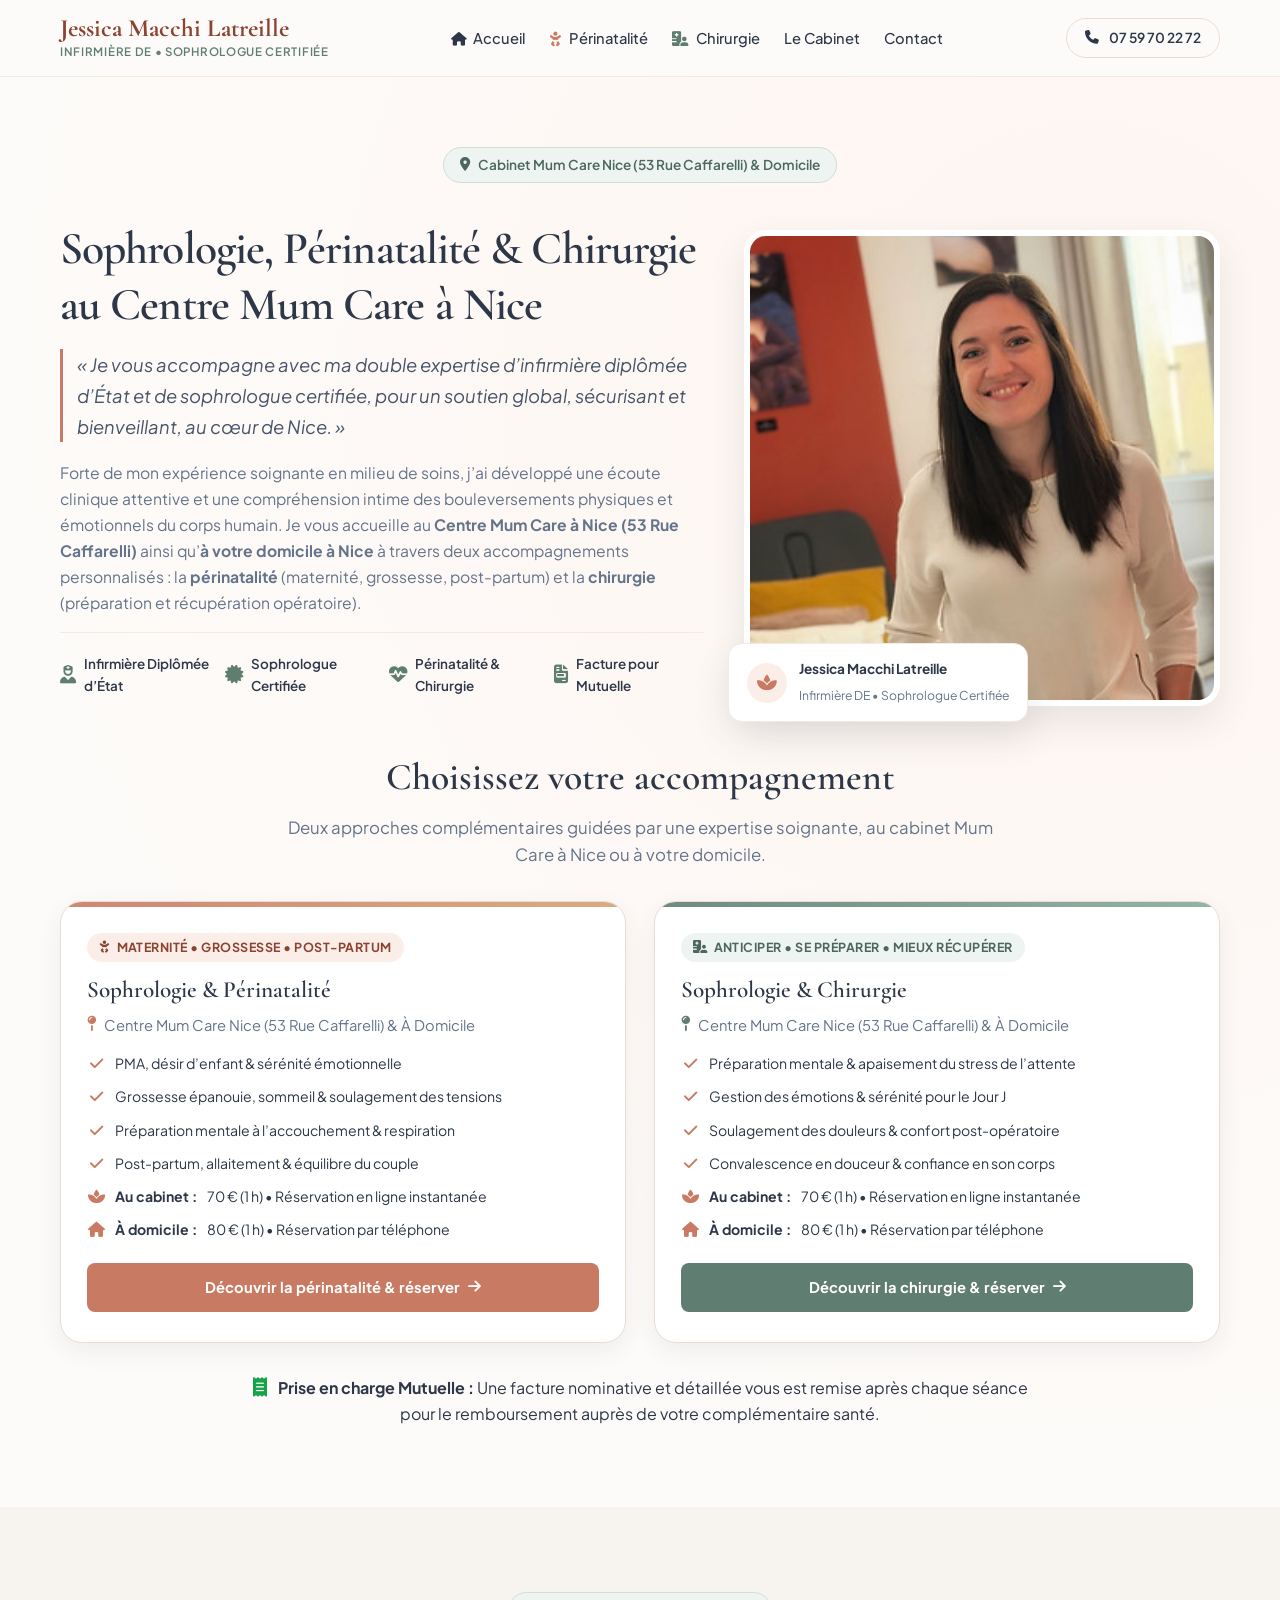
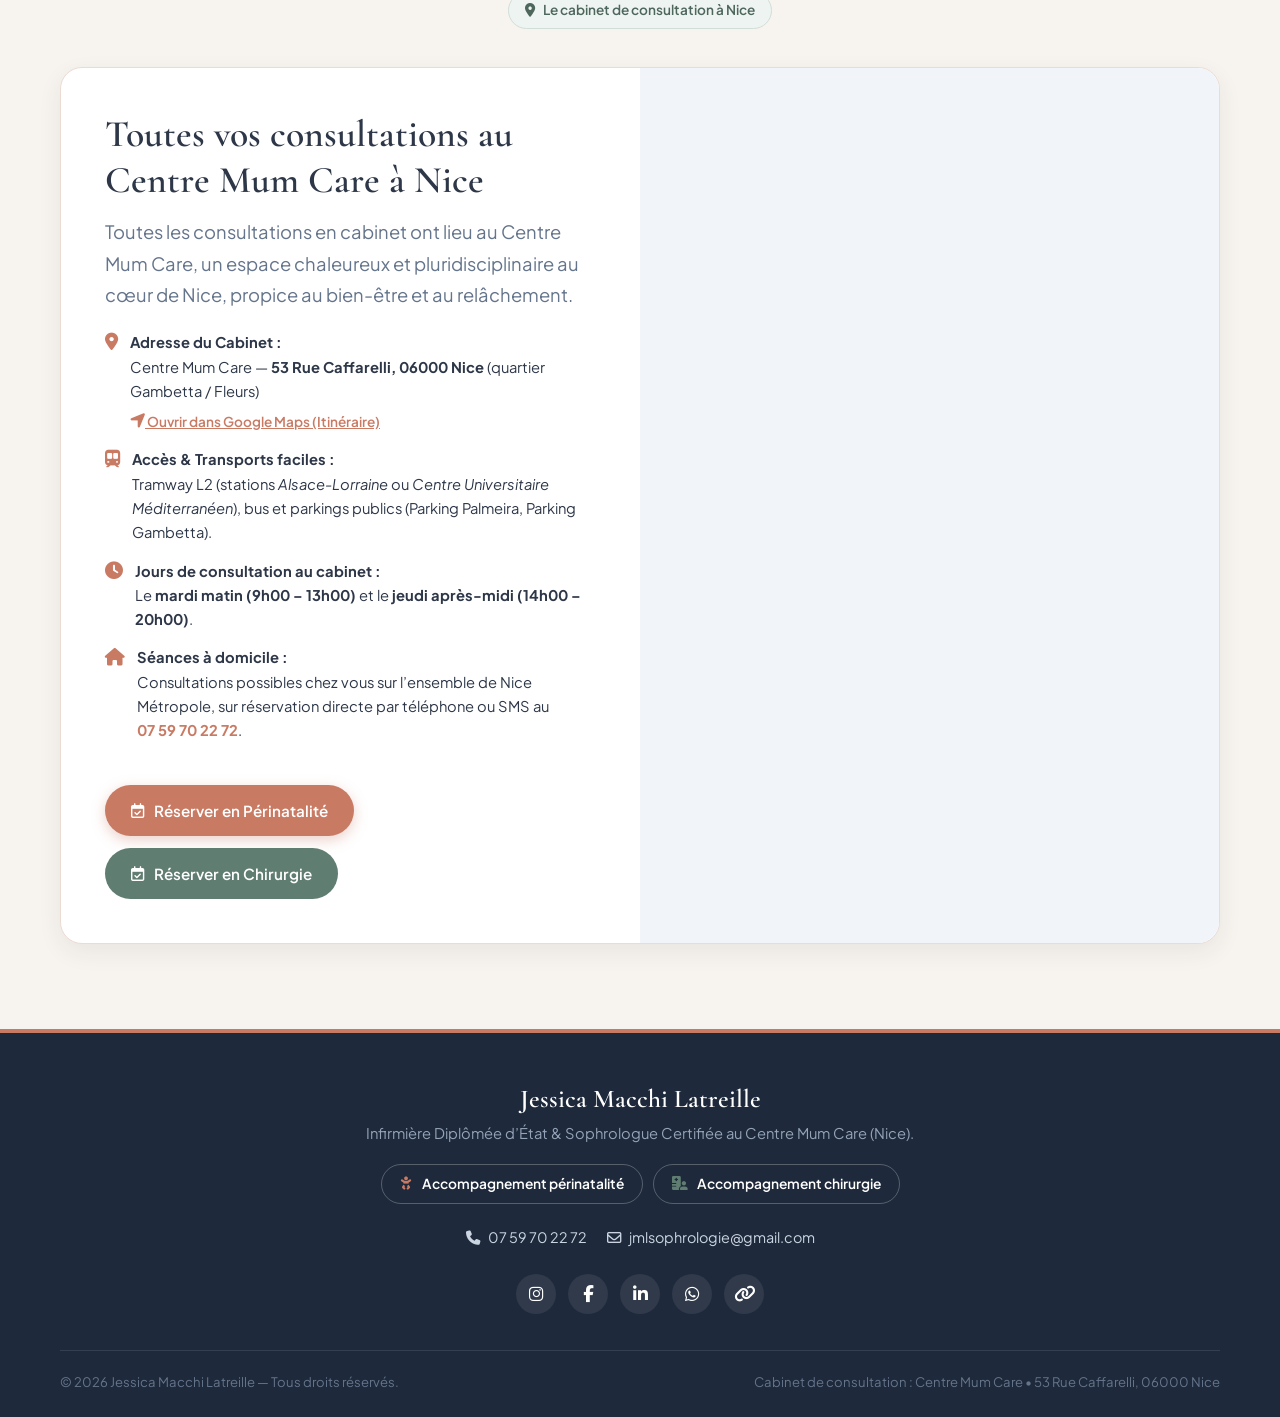
<file: index.html>
<!DOCTYPE html>
<html lang="fr">
<head>
  <meta charset="UTF-8">
  <meta name="viewport" content="width=device-width, initial-scale=1.0, maximum-scale=5.0">
  <title>Jessica Macchi Latreille | Sophrologie, Périnatalité &amp; Chirurgie — Nice Centre Mum Care</title>
  
  <!-- Favicon & Apple Touch Icon (Fleur de Lotus) -->
  <link rel="icon" type="image/png" sizes="48x48" href="https://www.jmlsophrologie.fr/favicon-48x48.png">
  <link rel="icon" type="image/svg+xml" href="https://www.jmlsophrologie.fr/favicon.svg">
  <link rel="shortcut icon" href="https://www.jmlsophrologie.fr/favicon.ico">
  <link rel="apple-touch-icon" sizes="180x180" href="https://www.jmlsophrologie.fr/apple-touch-icon.png">

  <!-- SEO Meta Tags -->
  <meta name="description" content="Jessica Macchi Latreille, Infirmière Diplômée d’État &amp; Sophrologue Certifiée au Centre Mum Care à Nice (53 Rue Caffarelli, 06000). Deux expertises : Sophrologie &amp; Périnatalité (grossesse, post-partum) et Sophrologie &amp; Chirurgie (préparation et récupération opératoire). RDV au 07 59 70 22 72.">
  <meta name="keywords" content="Sophrologue Nice, Sophrologie chirurgie Nice, Sophrologie périnatalité Nice, Centre Mum Care Nice, Infirmière Sophrologue Nice, Préparation accouchement Nice, Préparation opération chirurgie Nice, Gestion du stress opératoire Nice, Post-partum Nice, Jessica Macchi Latreille">
  <meta name="author" content="Jessica Macchi Latreille">
  <meta name="robots" content="index, follow, max-snippet:-1, max-image-preview:large, max-video-preview:-1">
  
  <!-- Geo-Targeting (SEO Régional Nice / Alpes-Maritimes) -->
  <meta name="geo.region" content="FR-06">
  <meta name="geo.placename" content="Nice">
  <meta name="geo.position" content="43.6974;7.2530">
  <meta name="ICBM" content="43.6974, 7.2530">

  <!-- Canonical & Open Graph URL -->
  <link rel="canonical" href="https://www.jmlsophrologie.fr/">
  <meta property="og:url" content="https://www.jmlsophrologie.fr/">

  <!-- Open Graph / Facebook / WhatsApp Preview -->
  <meta property="og:locale" content="fr_FR">
  <meta property="og:type" content="website">
  <meta property="og:title" content="Jessica Macchi Latreille | Sophrologie, Périnatalité &amp; Chirurgie — Nice">
  <meta property="og:description" content="Cabinet de Sophrologie au Centre Mum Care à Nice (53 Rue Caffarelli) et à domicile. Accompagnement en périnatalité et sophrologie de la chirurgie.">
  <meta property="og:site_name" content="Jessica Macchi Latreille — Sophrologie Nice">
  <meta property="og:image" content="https://www.jmlsophrologie.fr/images/jessica_macchi_latreille.jpg">

  <!-- Twitter Card -->
  <meta name="twitter:card" content="summary_large_image">
  <meta name="twitter:title" content="Jessica Macchi Latreille | Sophrologie, Périnatalité &amp; Chirurgie — Nice">
  <meta name="twitter:description" content="Cabinet de Sophrologie au Centre Mum Care à Nice (06000). Spécialités Périnatalité et Chirurgie.">
  <meta name="twitter:image" content="https://www.jmlsophrologie.fr/images/jessica_macchi_latreille.jpg">

  <!-- Structured Data : Schema.org JSON-LD (Single Business Nice Mum Care) -->
  <script type="application/ld+json">
  {
    "@context": "https://schema.org",
    "@graph": [
      {
        "@type": "WebSite",
        "@id": "https://www.jmlsophrologie.fr/#website",
        "url": "https://www.jmlsophrologie.fr/",
        "name": "Jessica Macchi Latreille — Sophrologie Nice",
        "inLanguage": "fr-FR"
      },
      {
        "@type": "Person",
        "@id": "https://www.jmlsophrologie.fr/#practitioner",
        "name": "Jessica Macchi Latreille",
        "jobTitle": "Infirmière Diplômée d’État & Sophrologue Certifiée RNCP",
        "image": "https://www.jmlsophrologie.fr/images/jessica_macchi_latreille.jpg",
        "telephone": "+33759702272",
        "email": "jmlsophrologie@gmail.com",
        "knowsAbout": [
          "Sophrologie",
          "Périnatalité",
          "Grossesse",
          "Préparation à l'accouchement",
          "Post-partum",
          "Chirurgie",
          "Préparation opératoire",
          "Récupération post-opératoire",
          "Gestion de la douleur",
          "Gestion du stress"
        ],
        "sameAs": [
          "https://www.instagram.com/jml.sophro",
          "https://www.facebook.com/jml.sophro",
          "https://fr.linkedin.com/in/jessica-latreille-36a35339a",
          "https://linktr.ee/jmlsophrologie"
        ]
      },
      {
        "@type": "HealthAndBeautyBusiness",
        "@id": "https://www.jmlsophrologie.fr/#business-nice",
        "name": "Jessica Macchi Latreille — Sophrologue & Infirmière DE (Centre Mum Care Nice)",
        "description": "Cabinet de Sophrologie au Centre Mum Care à Nice (53 Rue Caffarelli) et à domicile. Accompagnement en Périnatalité et Chirurgie.",
        "image": "https://www.jmlsophrologie.fr/images/jessica_macchi_latreille.jpg",
        "telephone": "+33759702272",
        "email": "jmlsophrologie@gmail.com",
        "url": "https://www.jmlsophrologie.fr/",
        "priceRange": "70€ - 80€",
        "founder": {"@id": "https://www.jmlsophrologie.fr/#practitioner"},
        "address": {
          "@type": "PostalAddress",
          "streetAddress": "Centre Mum Care, 53 Rue Caffarelli",
          "addressLocality": "Nice",
          "postalCode": "06000",
          "addressRegion": "Provence-Alpes-Côte d'Azur",
          "addressCountry": "FR"
        },
        "geo": {
          "@type": "GeoCoordinates",
          "latitude": 43.6974,
          "longitude": 7.2530
        },
        "openingHoursSpecification": [
          {
            "@type": "OpeningHoursSpecification",
            "dayOfWeek": ["Tuesday"],
            "opens": "09:00",
            "closes": "13:00"
          },
          {
            "@type": "OpeningHoursSpecification",
            "dayOfWeek": ["Thursday"],
            "opens": "14:00",
            "closes": "20:00"
          }
        ],
        "areaServed": [
          {"@type": "AdministrativeArea", "name": "Nice (06000)"},
          {"@type": "AdministrativeArea", "name": "Nice Gambetta / Fleurs"},
          {"@type": "AdministrativeArea", "name": "Nice Métropole"}
        ],
        "hasOfferCatalog": {
          "@type": "OfferCatalog",
          "name": "Prestations de Sophrologie",
          "itemListElement": [
            {
              "@type": "OfferCatalog",
              "name": "Sophrologie & Périnatalité",
              "url": "https://www.jmlsophrologie.fr/perinatalite-nice.html",
              "itemListElement": [
                {
                  "@type": "Offer",
                  "itemOffered": {
                    "@type": "Service",
                    "name": "Séance Sophrologie & Périnatalité au Cabinet Mum Care Nice",
                    "description": "Accompagnement périnatalité : désir d'enfant, grossesse, préparation accouchement, post-partum.",
                    "url": "https://www.jmlsophrologie.fr/perinatalite-nice.html"
                  },
                  "price": "70",
                  "priceCurrency": "EUR"
                },
                {
                  "@type": "Offer",
                  "itemOffered": {
                    "@type": "Service",
                    "name": "Séance Sophrologie & Périnatalité à Domicile (Nice)",
                    "description": "Accompagnement périnatalité à votre domicile à Nice.",
                    "url": "https://www.jmlsophrologie.fr/perinatalite-nice.html"
                  },
                  "price": "80",
                  "priceCurrency": "EUR"
                }
              ]
            },
            {
              "@type": "OfferCatalog",
              "name": "Sophrologie & Chirurgie",
              "url": "https://www.jmlsophrologie.fr/chirurgie-nice.html",
              "itemListElement": [
                {
                  "@type": "Offer",
                  "itemOffered": {
                    "@type": "Service",
                    "name": "Séance Sophrologie & Chirurgie au Cabinet Mum Care Nice",
                    "description": "Préparation mentale, apaisement du stress préopératoire et récupération post-opératoire au cabinet.",
                    "url": "https://www.jmlsophrologie.fr/chirurgie-nice.html"
                  },
                  "price": "70",
                  "priceCurrency": "EUR"
                },
                {
                  "@type": "Offer",
                  "itemOffered": {
                    "@type": "Service",
                    "name": "Séance Sophrologie & Chirurgie à Domicile (Nice)",
                    "description": "Accompagnement chirurgie et convalescence à votre domicile à Nice.",
                    "url": "https://www.jmlsophrologie.fr/chirurgie-nice.html"
                  },
                  "price": "80",
                  "priceCurrency": "EUR"
                }
              ]
            }
          ]
        },
        "sameAs": [
          "https://www.instagram.com/jml.sophro",
          "https://www.facebook.com/jml.sophro",
          "https://fr.linkedin.com/in/jessica-latreille-36a35339a",
          "https://linktr.ee/jmlsophrologie"
        ]
      }
    ]
  }
  </script>

  <!-- Google Fonts -->
  <link rel="preconnect" href="https://fonts.googleapis.com">
  <link rel="preconnect" href="https://fonts.gstatic.com" crossorigin>
  <link href="https://fonts.googleapis.com/css2?family=Cormorant+Garamond:ital,wght@0,400;0,600;0,700;1,400;1,600&family=Plus+Jakarta+Sans:wght@400;500;600;700;800&display=swap" rel="stylesheet">
  
  <!-- Font Awesome Icons -->
  <link rel="stylesheet" href="https://cdnjs.cloudflare.com/ajax/libs/font-awesome/6.5.1/css/all.min.css">
  
  <!-- Custom Styles -->
  <link rel="stylesheet" href="css/style.css?v=2.2">
</head>
<body>

  <!-- ==========================================================================
       HEADER & NAVIGATION (PORTAIL ACCUEIL)
       ========================================================================== -->
  <header class="site-header">
    <div class="container nav-wrap">
      <a href="./" class="brand-logo">
        <span class="brand-name">Jessica Macchi Latreille</span>
        <span class="brand-sub">Infirmière DE • Sophrologue Certifiée</span>
      </a>

      <nav class="nav-links" id="nav-links-menu">
        <a href="./" class="nav-link active"><i class="fa-solid fa-house" style="font-size: 0.85rem; margin-right: 4px;"></i> Accueil</a>
        <a href="perinatalite-nice.html" class="nav-link">
          <i class="fa-solid fa-baby" style="color: var(--primary); margin-right: 4px;"></i> Périnatalité
        </a>
        <a href="chirurgie-nice.html" class="nav-link">
          <i class="fa-solid fa-hospital-user" style="color: var(--secondary); margin-right: 4px;"></i> Chirurgie
        </a>
        <a href="#centre" class="nav-link">Le Cabinet</a>
        <a href="#contact" class="nav-link">Contact</a>
      </nav>

      <div class="nav-actions">
        <a href="tel:0759702272" class="btn btn-outline btn-sm btn-phone-header" title="Appeler le 07 59 70 22 72">
          <i class="fa-solid fa-phone"></i> <span class="nav-phone-text">07&nbsp;59&nbsp;70&nbsp;22&nbsp;72</span>
        </a>
        <button class="mobile-toggle" id="mobile-toggle" aria-label="Ouvrir le menu">
          <i class="fa-solid fa-bars" id="toggle-icon"></i>
        </button>
      </div>
    </div>
  </header>

  <!-- ==========================================================================
       SECTION 1 : HERO & PRÉSENTATION
       ========================================================================== -->
  <section class="hero-section" id="presentation">
    <div class="container">
      <div style="text-align: center; margin-bottom: 24px;">
        <div class="pill pill-sage">
          <i class="fa-solid fa-location-dot"></i> Cabinet Mum Care Nice (53 Rue Caffarelli) &amp; Domicile
        </div>
      </div>

      <div class="hero-grid">
        <div class="hero-content">
          <h1>Sophrologie, Périnatalité &amp; Chirurgie au Centre Mum Care à Nice</h1>
          
          <p class="lead" style="font-style: italic; color: #475569; border-left: 3px solid var(--primary); padding-left: 14px; margin-bottom: 18px;">
            «&nbsp;Je vous accompagne avec ma double expertise d’infirmière diplômée d’État et de sophrologue certifiée, pour un soutien global, sécurisant et bienveillant, au cœur de Nice.&nbsp;»
          </p>

          <p style="color: var(--text-muted); font-size: 0.98rem; line-height: 1.65; margin-bottom: 16px;">
            Forte de mon expérience soignante en milieu de soins, j’ai développé une écoute clinique attentive et une compréhension intime des bouleversements physiques et émotionnels du corps humain. Je vous accueille au <strong>Centre Mum Care à Nice (53&nbsp;Rue Caffarelli)</strong> ainsi qu’<strong>à votre domicile à Nice</strong> à travers deux accompagnements personnalisés&nbsp;: la <strong>périnatalité</strong> (maternité, grossesse, post-partum) et la <strong>chirurgie</strong> (préparation et récupération opératoire).
          </p>

          <div class="trust-badges">
            <div class="trust-item">
              <i class="fa-solid fa-user-nurse"></i>
              <span>Infirmière Diplômée d’État</span>
            </div>
            <div class="trust-item">
              <i class="fa-solid fa-certificate"></i>
              <span>Sophrologue Certifiée</span>
            </div>
            <div class="trust-item">
              <i class="fa-solid fa-heart-pulse"></i>
              <span>Périnatalité &amp; Chirurgie</span>
            </div>
            <div class="trust-item">
              <i class="fa-solid fa-file-invoice"></i>
              <span>Facture pour Mutuelle</span>
            </div>
          </div>
        </div>

        <div class="hero-visual">
          <div class="hero-image-wrap">
            <img src="images/jessica_macchi_latreille.jpg" alt="Jessica Macchi Latreille - Infirmière et Sophrologue à Nice" loading="eager">
          </div>
          <div class="hero-floating-card">
            <div class="floating-icon">
              <i class="fa-solid fa-spa"></i>
            </div>
            <div class="floating-text">
              <strong>Jessica Macchi Latreille</strong>
              <span>Infirmière DE • Sophrologue Certifiée</span>
            </div>
          </div>
        </div>
      </div>

      <!-- ======================================================================
           SÉLECTEUR CENTRAL DES 2 PRESTATIONS (PÉRINATALITÉ & CHIRURGIE)
           ====================================================================== -->
      <div id="accompagnements" style="margin-top: 40px; scroll-margin-top: 90px;">
        <div style="text-align: center; max-width: 720px; margin: 0 auto 28px;">
          <h2>Choisissez votre accompagnement</h2>
          <p class="section-sub">Deux approches complémentaires guidées par une expertise soignante, au cabinet Mum Care à Nice ou à votre domicile.</p>
        </div>

        <div class="hub-cabinet-grid">
          
          <!-- Carte 1 : Sophrologie & Périnatalité -->
          <a href="perinatalite-nice.html" class="hub-cabinet-card card-perinatalite">
            <div>
              <div class="hub-card-badge badge-perinatalite">
                <i class="fa-solid fa-baby"></i> Maternité • Grossesse • Post-partum
              </div>
              <h3 class="hub-card-title">Sophrologie &amp; Périnatalité</h3>
              <div class="hub-card-address">
                <i class="fa-solid fa-map-pin" style="color: var(--primary); margin-top: 3px;"></i>
                <span>Centre Mum Care Nice (53 Rue Caffarelli) &amp; À Domicile</span>
              </div>
              <ul class="hub-card-features">
                <li><i class="fa-solid fa-check"></i> PMA, désir d’enfant &amp; sérénité émotionnelle</li>
                <li><i class="fa-solid fa-check"></i> Grossesse épanouie, sommeil &amp; soulagement des tensions</li>
                <li><i class="fa-solid fa-check"></i> Préparation mentale à l’accouchement &amp; respiration</li>
                <li><i class="fa-solid fa-check"></i> Post-partum, allaitement &amp; équilibre du couple</li>
                <li><i class="fa-solid fa-spa"></i> <strong>Au cabinet&nbsp;:</strong> 70&nbsp;€ (1&nbsp;h) • Réservation en ligne instantanée</li>
                <li><i class="fa-solid fa-house"></i> <strong>À domicile&nbsp;:</strong> 80&nbsp;€ (1&nbsp;h) • Réservation par téléphone</li>
              </ul>
            </div>
            <div class="hub-card-btn btn-perinatalite">
              Découvrir la périnatalité &amp; réserver <i class="fa-solid fa-arrow-right"></i>
            </div>
          </a>

          <!-- Carte 2 : Sophrologie & Chirurgie -->
          <a href="chirurgie-nice.html" class="hub-cabinet-card card-chirurgie">
            <div>
              <div class="hub-card-badge badge-chirurgie">
                <i class="fa-solid fa-hospital-user"></i> Anticiper • Se préparer • Mieux récupérer
              </div>
              <h3 class="hub-card-title">Sophrologie &amp; Chirurgie</h3>
              <div class="hub-card-address">
                <i class="fa-solid fa-map-pin" style="color: var(--secondary); margin-top: 3px;"></i>
                <span>Centre Mum Care Nice (53 Rue Caffarelli) &amp; À Domicile</span>
              </div>
              <ul class="hub-card-features">
                <li><i class="fa-solid fa-check"></i> Préparation mentale &amp; apaisement du stress de l’attente</li>
                <li><i class="fa-solid fa-check"></i> Gestion des émotions &amp; sérénité pour le Jour J</li>
                <li><i class="fa-solid fa-check"></i> Soulagement des douleurs &amp; confort post-opératoire</li>
                <li><i class="fa-solid fa-check"></i> Convalescence en douceur &amp; confiance en son corps</li>
                <li><i class="fa-solid fa-spa"></i> <strong>Au cabinet&nbsp;:</strong> 70&nbsp;€ (1&nbsp;h) • Réservation en ligne instantanée</li>
                <li><i class="fa-solid fa-house"></i> <strong>À domicile&nbsp;:</strong> 80&nbsp;€ (1&nbsp;h) • Réservation par téléphone</li>
              </ul>
            </div>
            <div class="hub-card-btn btn-chirurgie">
              Découvrir la chirurgie &amp; réserver <i class="fa-solid fa-arrow-right"></i>
            </div>
          </a>

        </div>

        <!-- Reassurance Mutuelle -->
        <div class="highlight-box success" style="max-width: 800px; margin: 32px auto 0; text-align: center;">
          <i class="fa-solid fa-receipt" style="color: #16a34a; font-size: 1.2rem; margin-right: 8px;"></i>
          <strong>Prise en charge Mutuelle&nbsp;:</strong> Une facture nominative et détaillée vous est remise après chaque séance pour le remboursement auprès de votre complémentaire santé.
        </div>

      </div>
    </div>
  </section>

  <!-- ==========================================================================
       SECTION 2 : LE LIEU UNIQUE — CENTRE MUM CARE NICE (#CENTRE)
       ========================================================================== -->
  <section class="section bg-subtle" id="centre">
    <div class="container">
      <div style="text-align: center; margin-bottom: 24px;">
        <div class="pill pill-sage">
          <i class="fa-solid fa-location-dot"></i> Le cabinet de consultation à Nice
        </div>
      </div>

      <div class="location-card">
        <div class="location-info">
          <h2>Toutes vos consultations au Centre Mum Care à Nice</h2>
          <p class="lead">Toutes les consultations en cabinet ont lieu au Centre Mum Care, un espace chaleureux et pluridisciplinaire au cœur de Nice, propice au bien-être et au relâchement.</p>
          
          <div class="location-details">
            <div class="loc-item">
              <i class="fa-solid fa-location-dot"></i>
              <div>
                <strong>Adresse du Cabinet&nbsp;:</strong><br>
                Centre Mum Care — <strong>53&nbsp;Rue Caffarelli, 06000 Nice</strong> (quartier Gambetta / Fleurs)
                <div style="margin-top: 6px;">
                  <a href="https://maps.app.goo.gl/QDfZp6C5DgSXMuNt5" target="_blank" rel="noopener" style="font-size: 0.85rem; color: var(--primary); font-weight: 600; text-decoration: underline;">
                    <i class="fa-solid fa-location-arrow"></i> Ouvrir dans Google Maps (Itinéraire)
                  </a>
                </div>
              </div>
            </div>

            <div class="loc-item">
              <i class="fa-solid fa-train-subway"></i>
              <div>
                <strong>Accès &amp; Transports faciles&nbsp;:</strong><br>
                Tramway L2 (stations <em>Alsace-Lorraine</em> ou <em>Centre Universitaire Méditerranéen</em>), bus et parkings publics (Parking Palmeira, Parking Gambetta).
              </div>
            </div>

            <div class="loc-item">
              <i class="fa-solid fa-clock"></i>
              <div>
                <strong>Jours de consultation au cabinet&nbsp;:</strong><br>
                Le <strong>mardi matin (9h00 – 13h00)</strong> et le <strong>jeudi après-midi (14h00 – 20h00)</strong>.
              </div>
            </div>

            <div class="loc-item">
              <i class="fa-solid fa-house"></i>
              <div>
                <strong>Séances à domicile&nbsp;:</strong><br>
                Consultations possibles chez vous sur l’ensemble de Nice Métropole, sur réservation directe par téléphone ou SMS au <a href="tel:0759702272" style="font-weight: 700; color: var(--primary);">07&nbsp;59&nbsp;70&nbsp;22&nbsp;72</a>.
              </div>
            </div>
          </div>

          <div style="display: flex; gap: 12px; flex-wrap: wrap;">
            <a href="perinatalite-nice.html#rdv" class="btn btn-primary">
              <i class="fa-regular fa-calendar-check"></i> Réserver en Périnatalité
            </a>
            <a href="chirurgie-nice.html#rdv" class="btn btn-secondary">
              <i class="fa-regular fa-calendar-check"></i> Réserver en Chirurgie
            </a>
          </div>
        </div>

        <div class="location-map-wrap">
          <iframe 
            src="https://maps.google.com/maps?q=Centre+Mum+Care,+53+Rue+Caffarelli,+06000+Nice&amp;t=&amp;z=16&amp;ie=UTF8&amp;iwloc=&amp;output=embed" 
            allowfullscreen="" 
            loading="lazy" 
            referrerpolicy="no-referrer-when-downgrade"
            title="Plan d’accès au Centre Mum Care Nice">
          </iframe>
        </div>
      </div>
    </div>
  </section>

  <!-- ==========================================================================
       FOOTER & CONTACT
       ========================================================================== -->
  <footer class="site-footer" id="contact">
    <div class="container">
      <div class="footer-simple-wrap">
        <div class="footer-brand">
          <h4>Jessica Macchi Latreille</h4>
          <p class="footer-subtitle">
            Infirmière Diplômée d’État &amp; Sophrologue Certifiée au Centre Mum Care (Nice).
          </p>
          
          <div style="display: flex; justify-content: center; gap: 10px; flex-wrap: wrap; margin-bottom: 22px;">
            <a href="perinatalite-nice.html" class="btn btn-outline btn-sm" style="color: #ffffff; border-color: rgba(255,255,255,0.25);">
              <i class="fa-solid fa-baby" style="color: var(--primary);"></i> Accompagnement périnatalité
            </a>
            <a href="chirurgie-nice.html" class="btn btn-outline btn-sm" style="color: #ffffff; border-color: rgba(255,255,255,0.25);">
              <i class="fa-solid fa-hospital-user" style="color: var(--secondary);"></i> Accompagnement chirurgie
            </a>
          </div>

          <div class="footer-contact-items">
            <a href="tel:0759702272" class="footer-contact-link">
              <i class="fa-solid fa-phone"></i> 07&nbsp;59&nbsp;70&nbsp;22&nbsp;72
            </a>
            <a href="mailto:jmlsophrologie@gmail.com" class="footer-contact-link">
              <i class="fa-regular fa-envelope"></i> jmlsophrologie@gmail.com
            </a>
          </div>

          <div class="footer-socials">
            <a href="https://www.instagram.com/jml.sophro" target="_blank" rel="noopener" class="social-btn" title="Instagram @jml.sophro"><i class="fa-brands fa-instagram"></i></a>
            <a href="https://www.facebook.com/jml.sophro" target="_blank" rel="noopener" class="social-btn" title="Facebook @jml.sophro"><i class="fa-brands fa-facebook-f"></i></a>
            <a href="https://fr.linkedin.com/in/jessica-latreille-36a35339a" target="_blank" rel="noopener" class="social-btn" title="LinkedIn Jessica Latreille"><i class="fa-brands fa-linkedin-in"></i></a>
            <a href="https://wa.me/33759702272" target="_blank" rel="noopener" class="social-btn" title="WhatsApp (07 59 70 22 72)"><i class="fa-brands fa-whatsapp"></i></a>
            <a href="https://linktr.ee/jmlsophrologie" target="_blank" rel="noopener" class="social-btn" title="Linktree JML Sophrologie"><i class="fa-solid fa-link"></i></a>
          </div>
        </div>
      </div>

      <div class="footer-bottom">
        <span>&copy; 2026 Jessica Macchi Latreille — Tous droits réservés.</span>
        <span>Cabinet de consultation&nbsp;: Centre Mum Care • 53 Rue Caffarelli, 06000 Nice</span>
      </div>
    </div>
  </footer>

  <!-- Scripts -->
  <script src="js/app.js?v=2.2"></script>
</body>
</html>
</file>
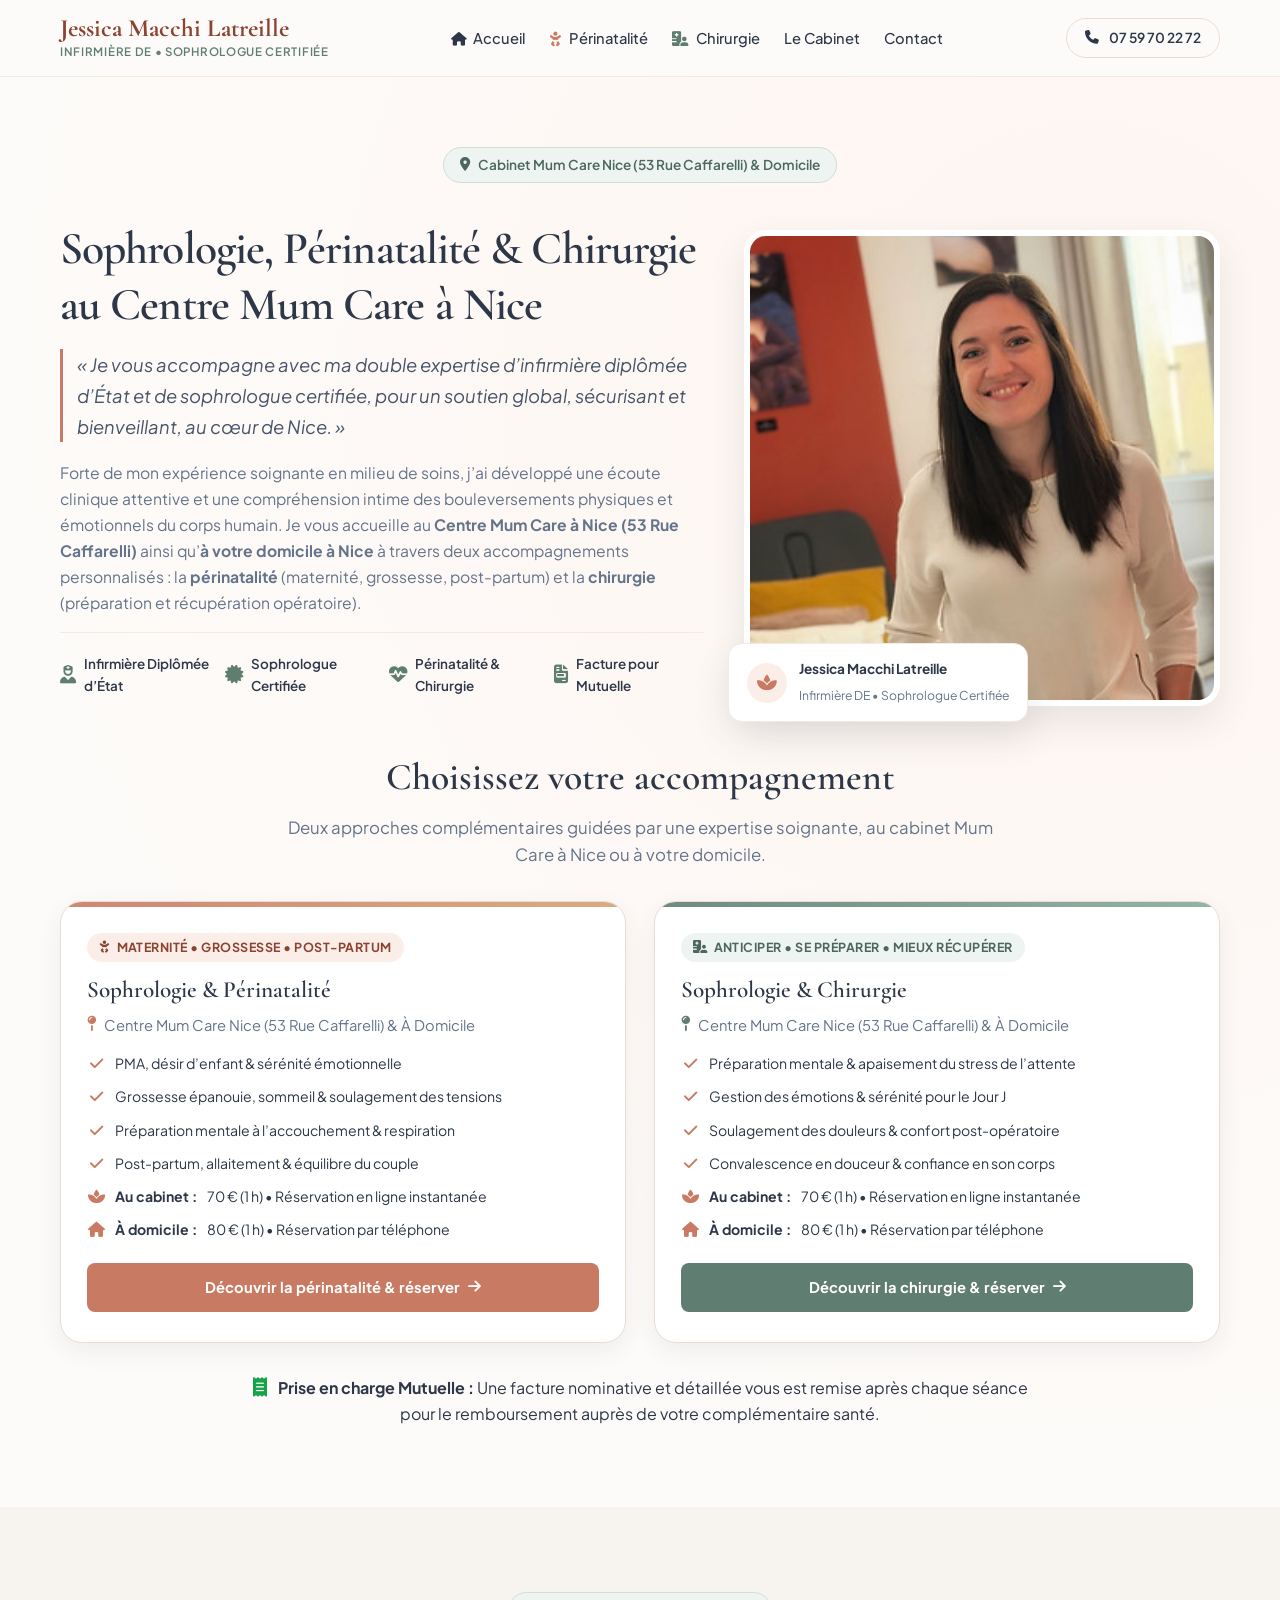
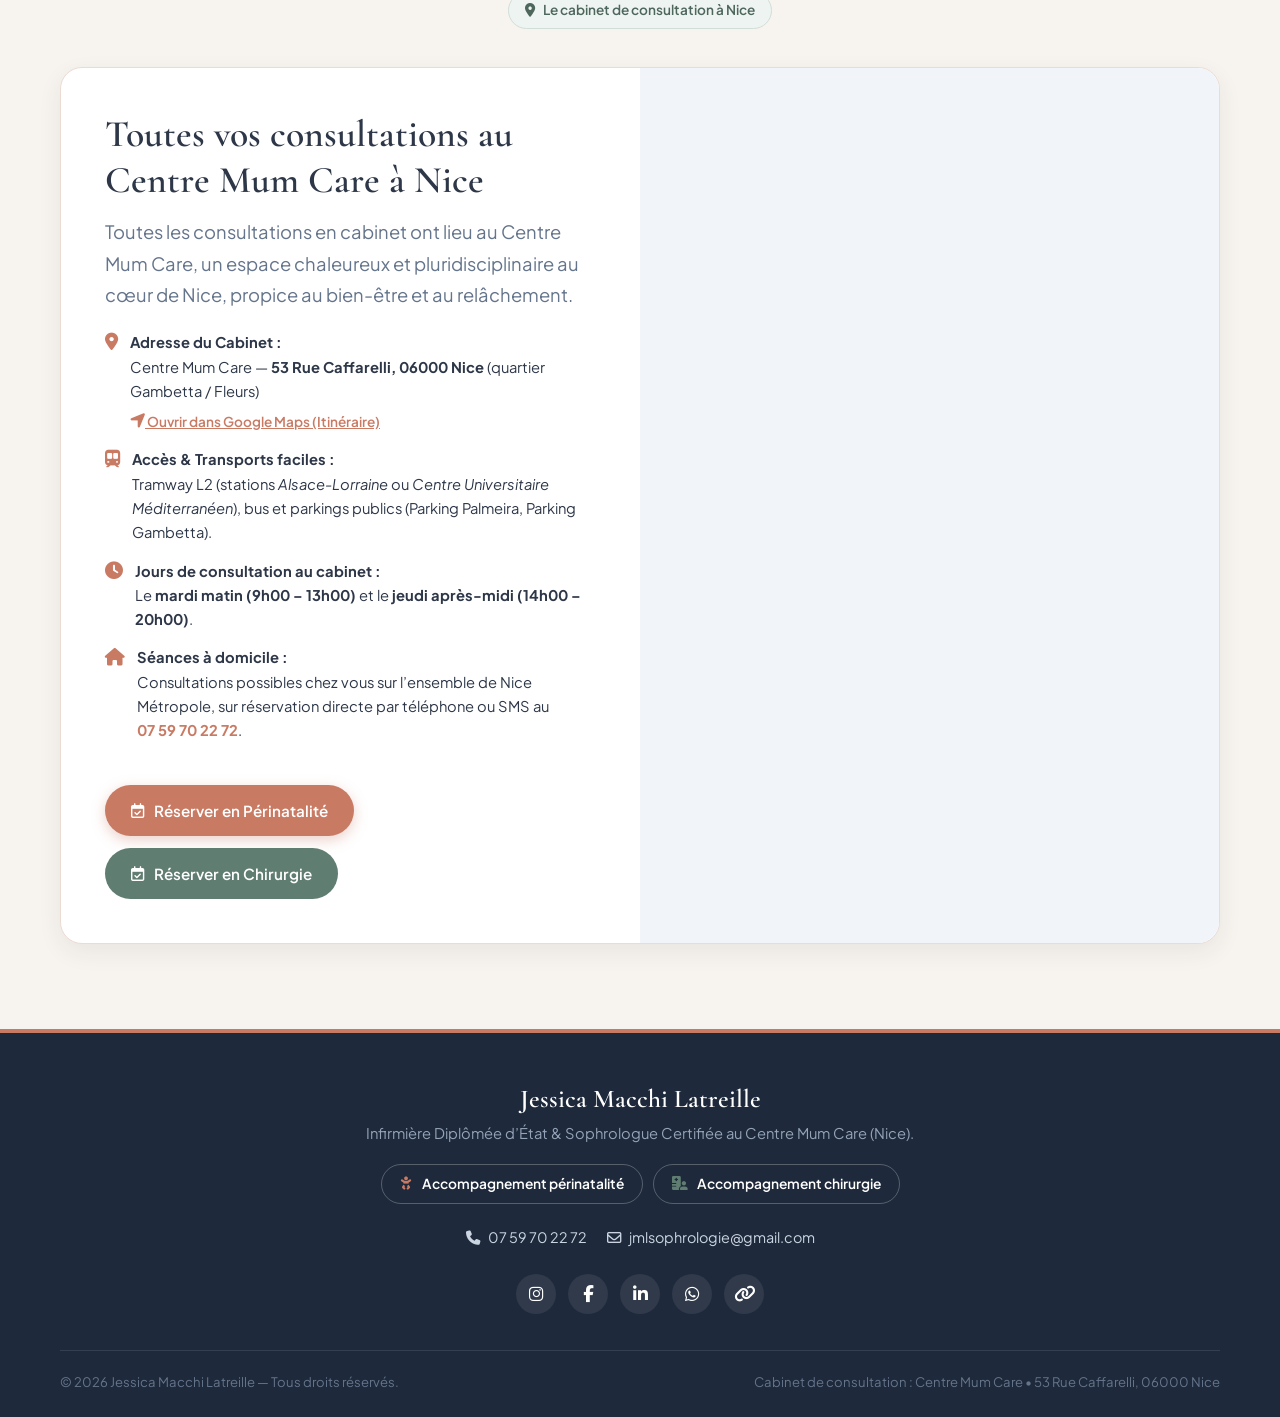
<file: blausasc.html>
<!DOCTYPE html>
<html lang="fr">
<head>
  <meta charset="UTF-8">
  <meta http-equiv="refresh" content="0; url=./">
  <meta name="robots" content="noindex, follow">
  <link rel="canonical" href="https://www.jmlsophrologie.fr/">
  <title>Redirection — Jessica Macchi Latreille Sophrologie Nice</title>
  <script>
    window.location.replace("./");
  </script>
</head>
<body style="font-family: -apple-system, BlinkMacSystemFont, 'Segoe UI', Roboto, sans-serif; text-align: center; padding: 60px 20px; color: #334155; background: #fdfbf9;">
  <h2 style="margin-bottom: 12px; color: #1e293b;">Redirection en cours...</h2>
  <p style="margin-bottom: 18px; color: #64748b;">Toutes les consultations au cabinet se déroulent désormais au <strong>Centre Mum Care à Nice (53 Rue Caffarelli)</strong> ainsi qu’à votre domicile.</p>
  <p>Si la page ne se charge pas automatiquement, <a href="./" style="color: #c97a63; font-weight: 700; text-decoration: underline;">cliquez ici pour accéder à l’accueil du site</a>.</p>
</body>
</html>
</file>
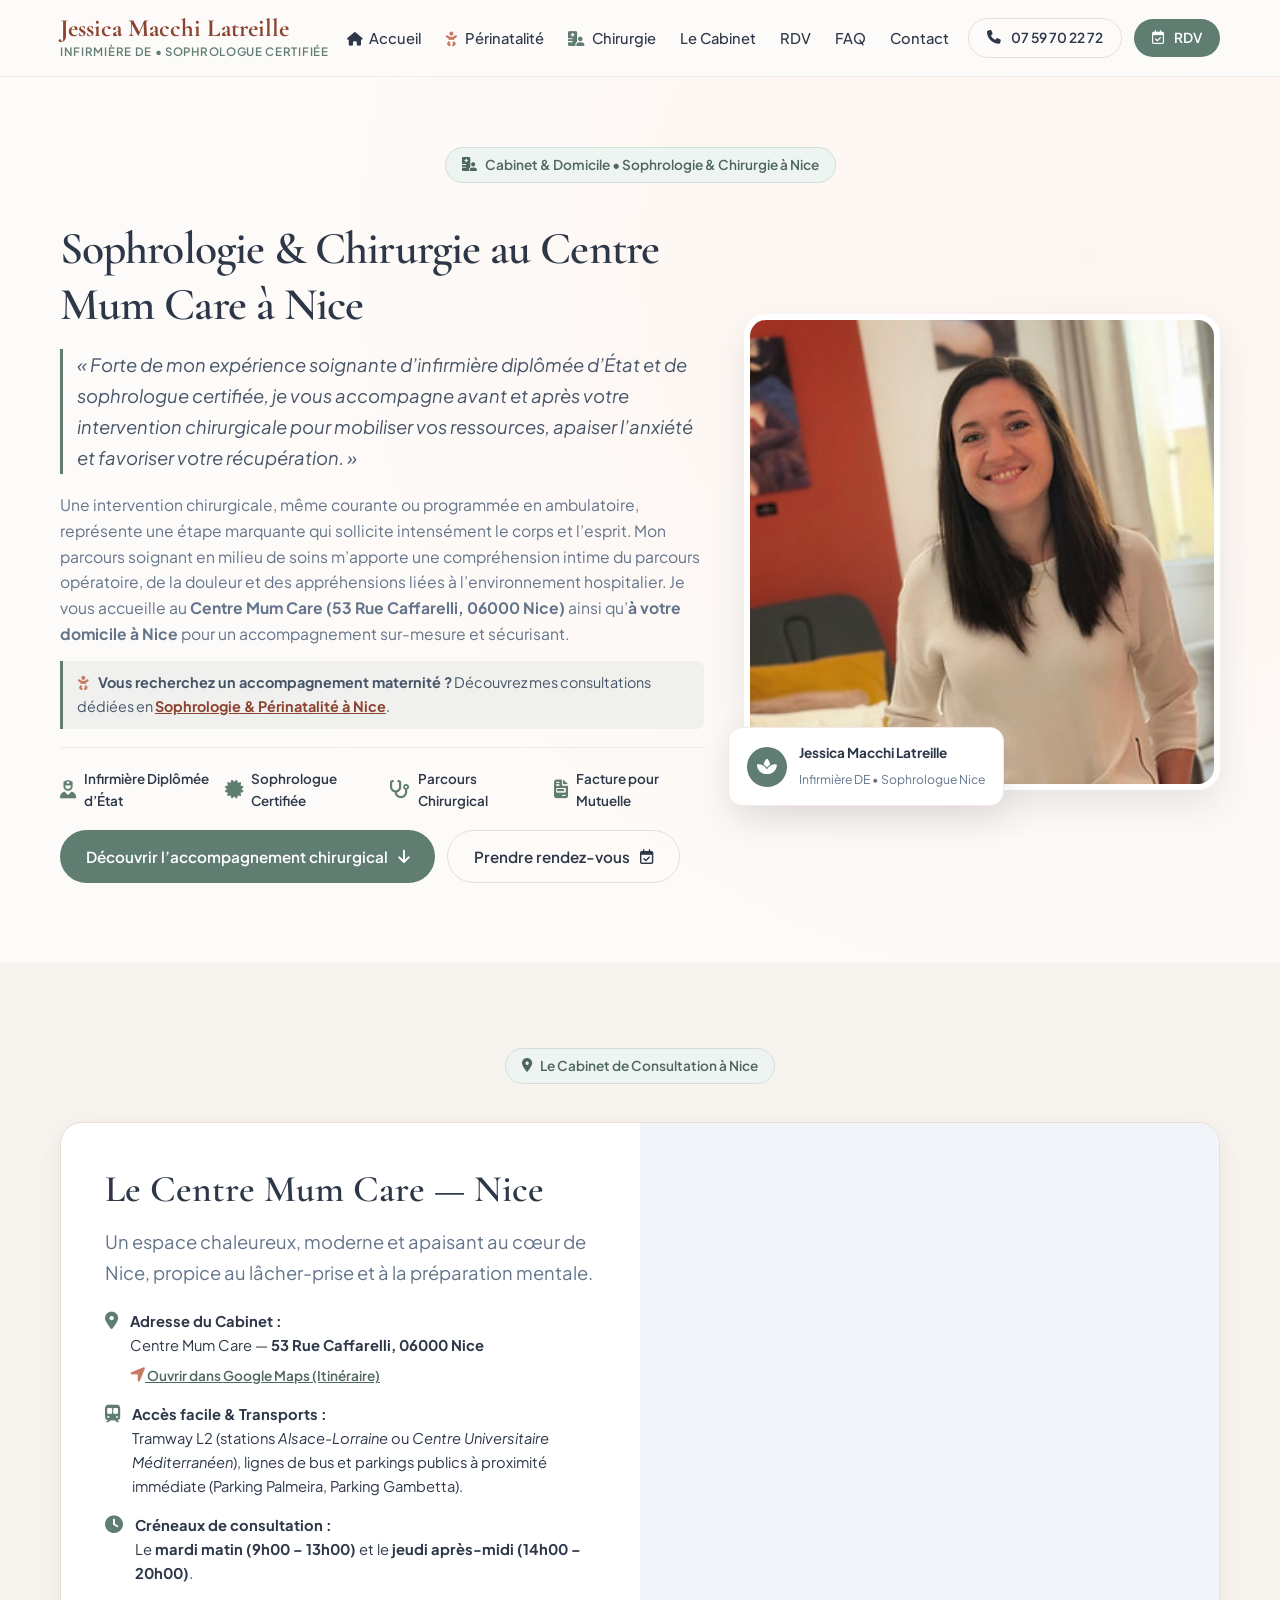
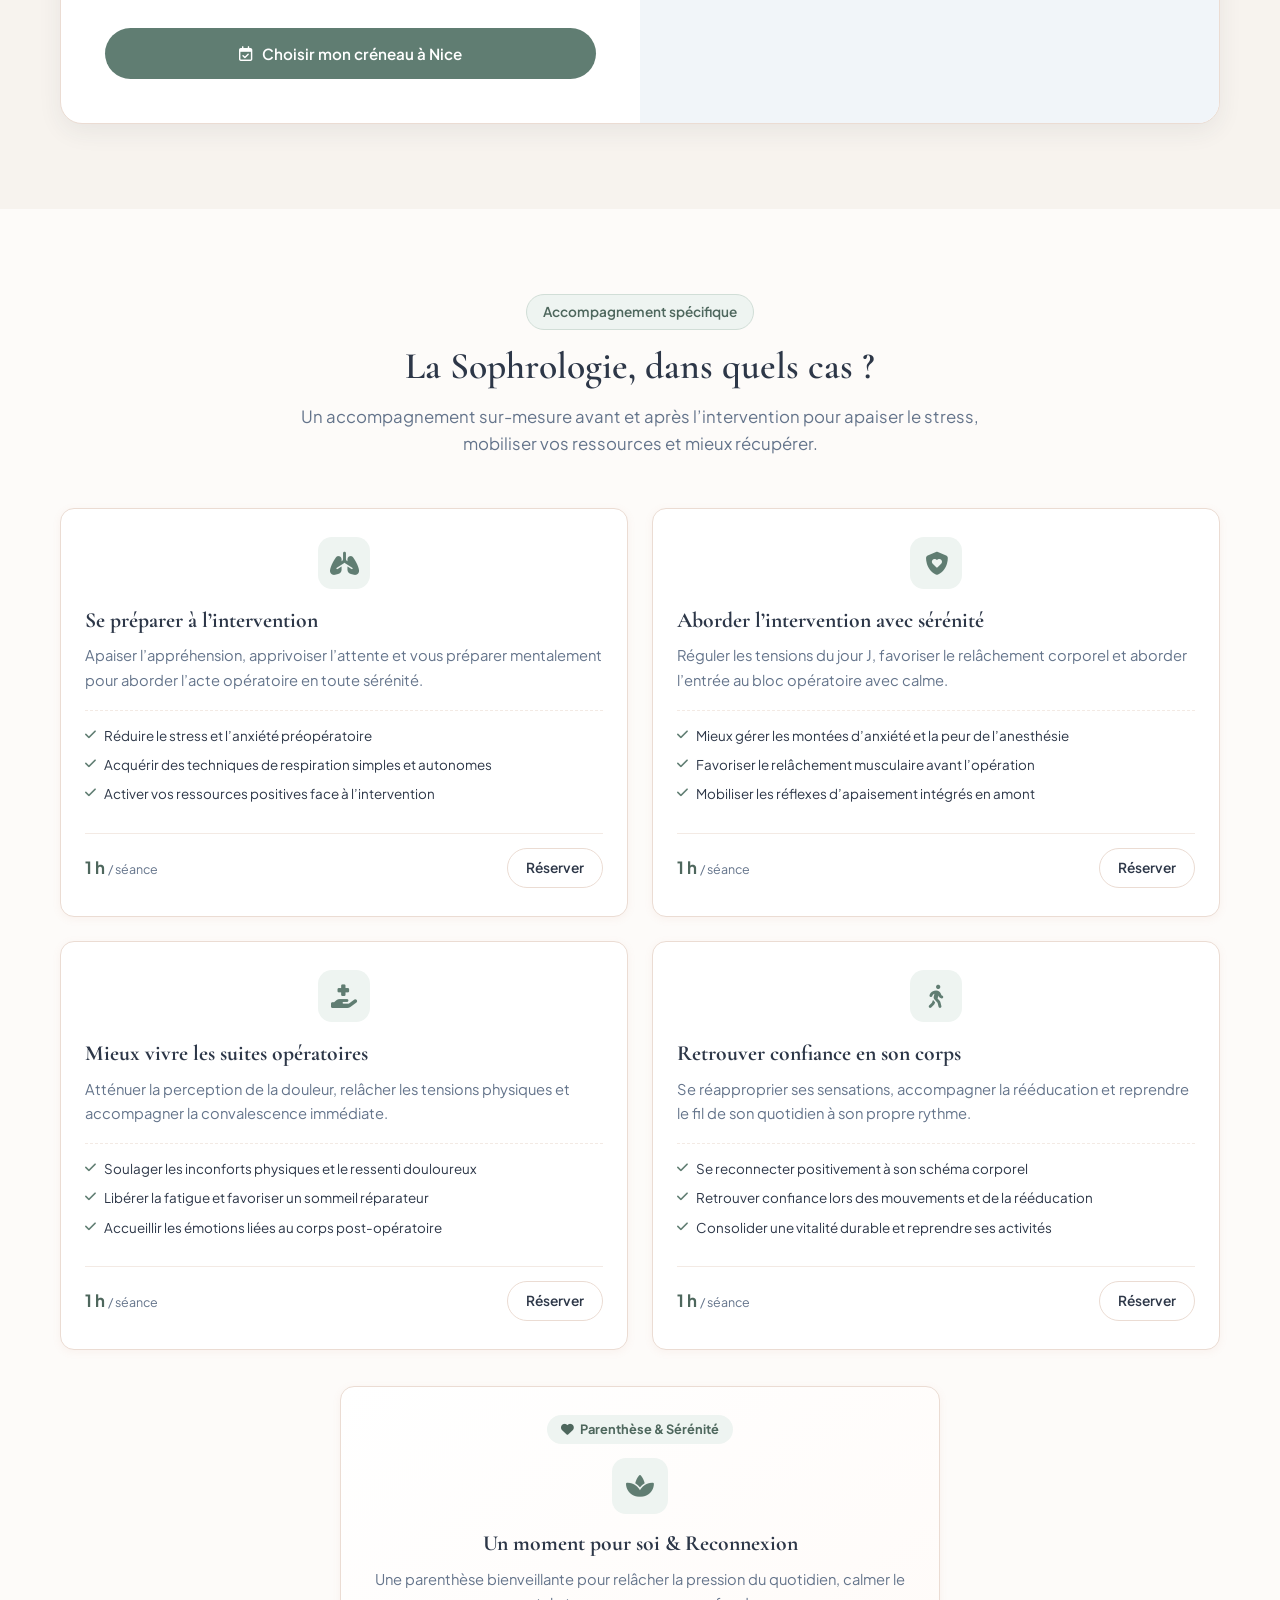
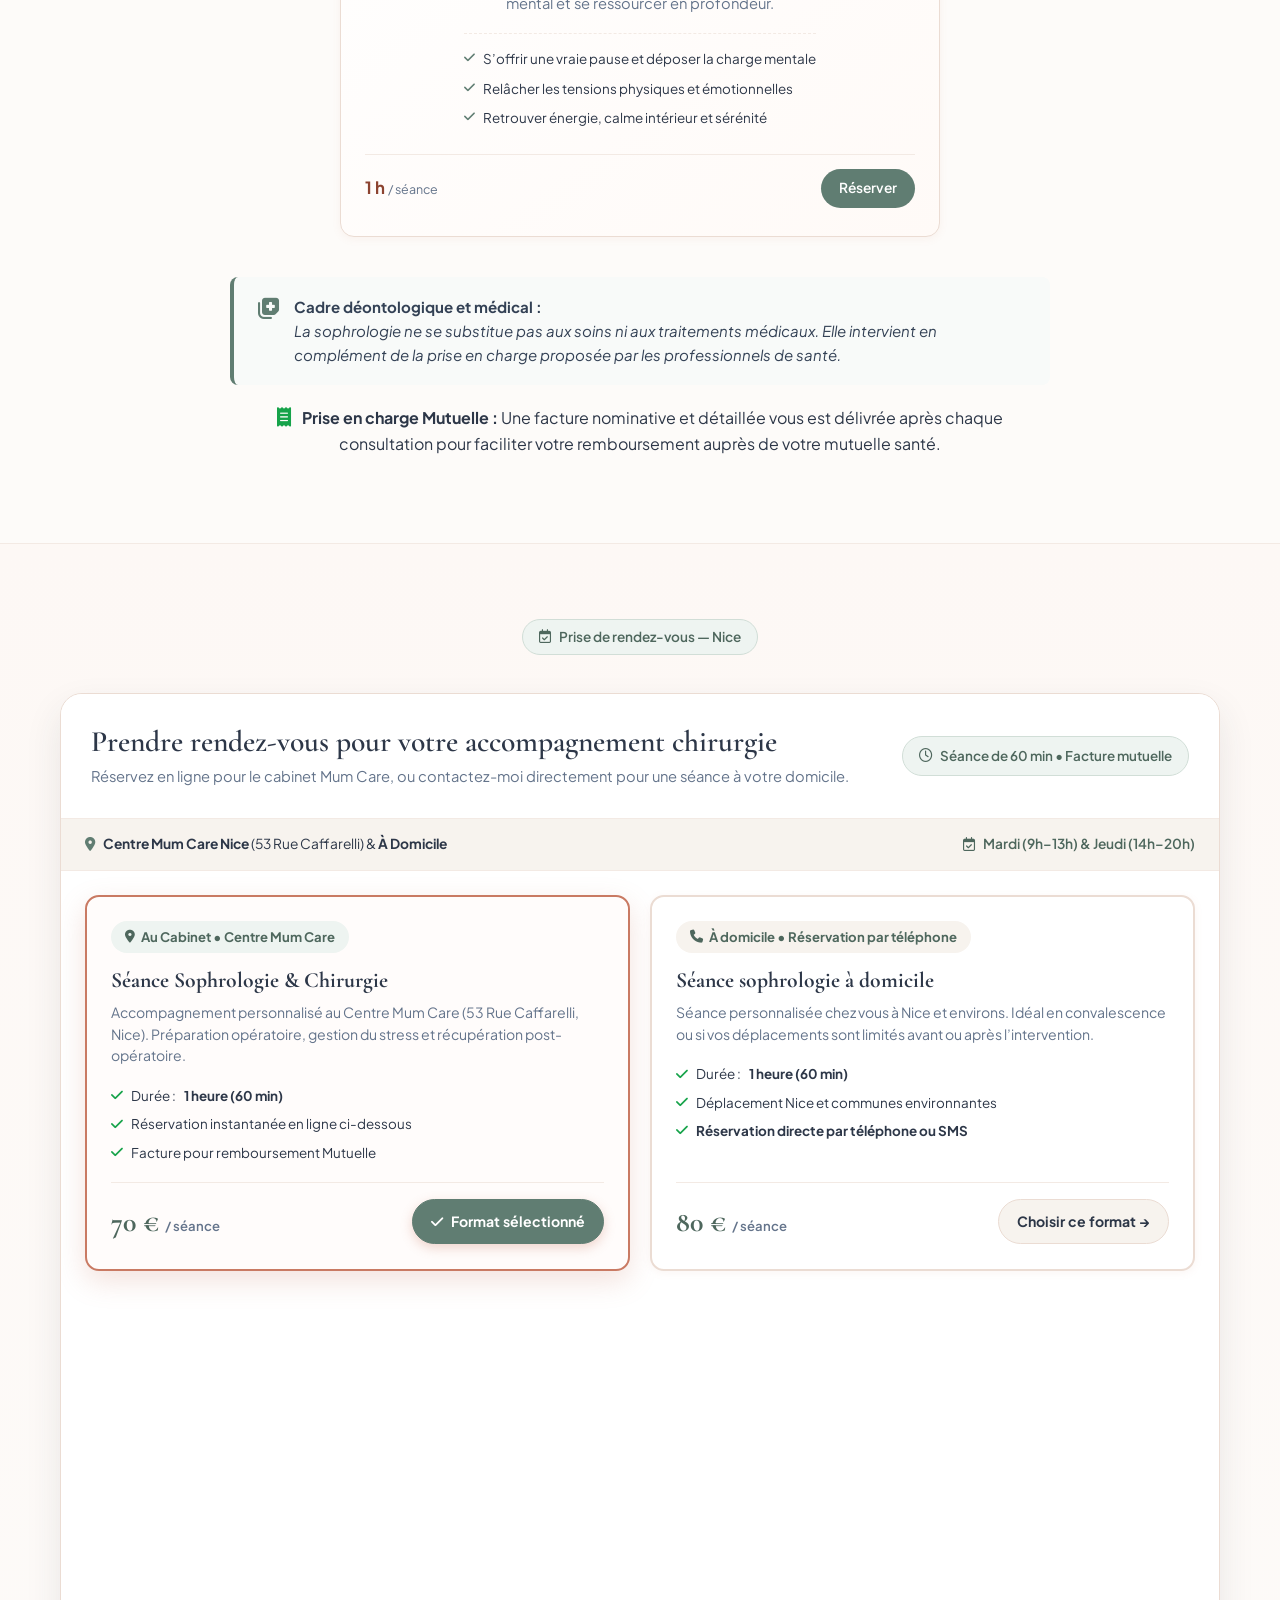
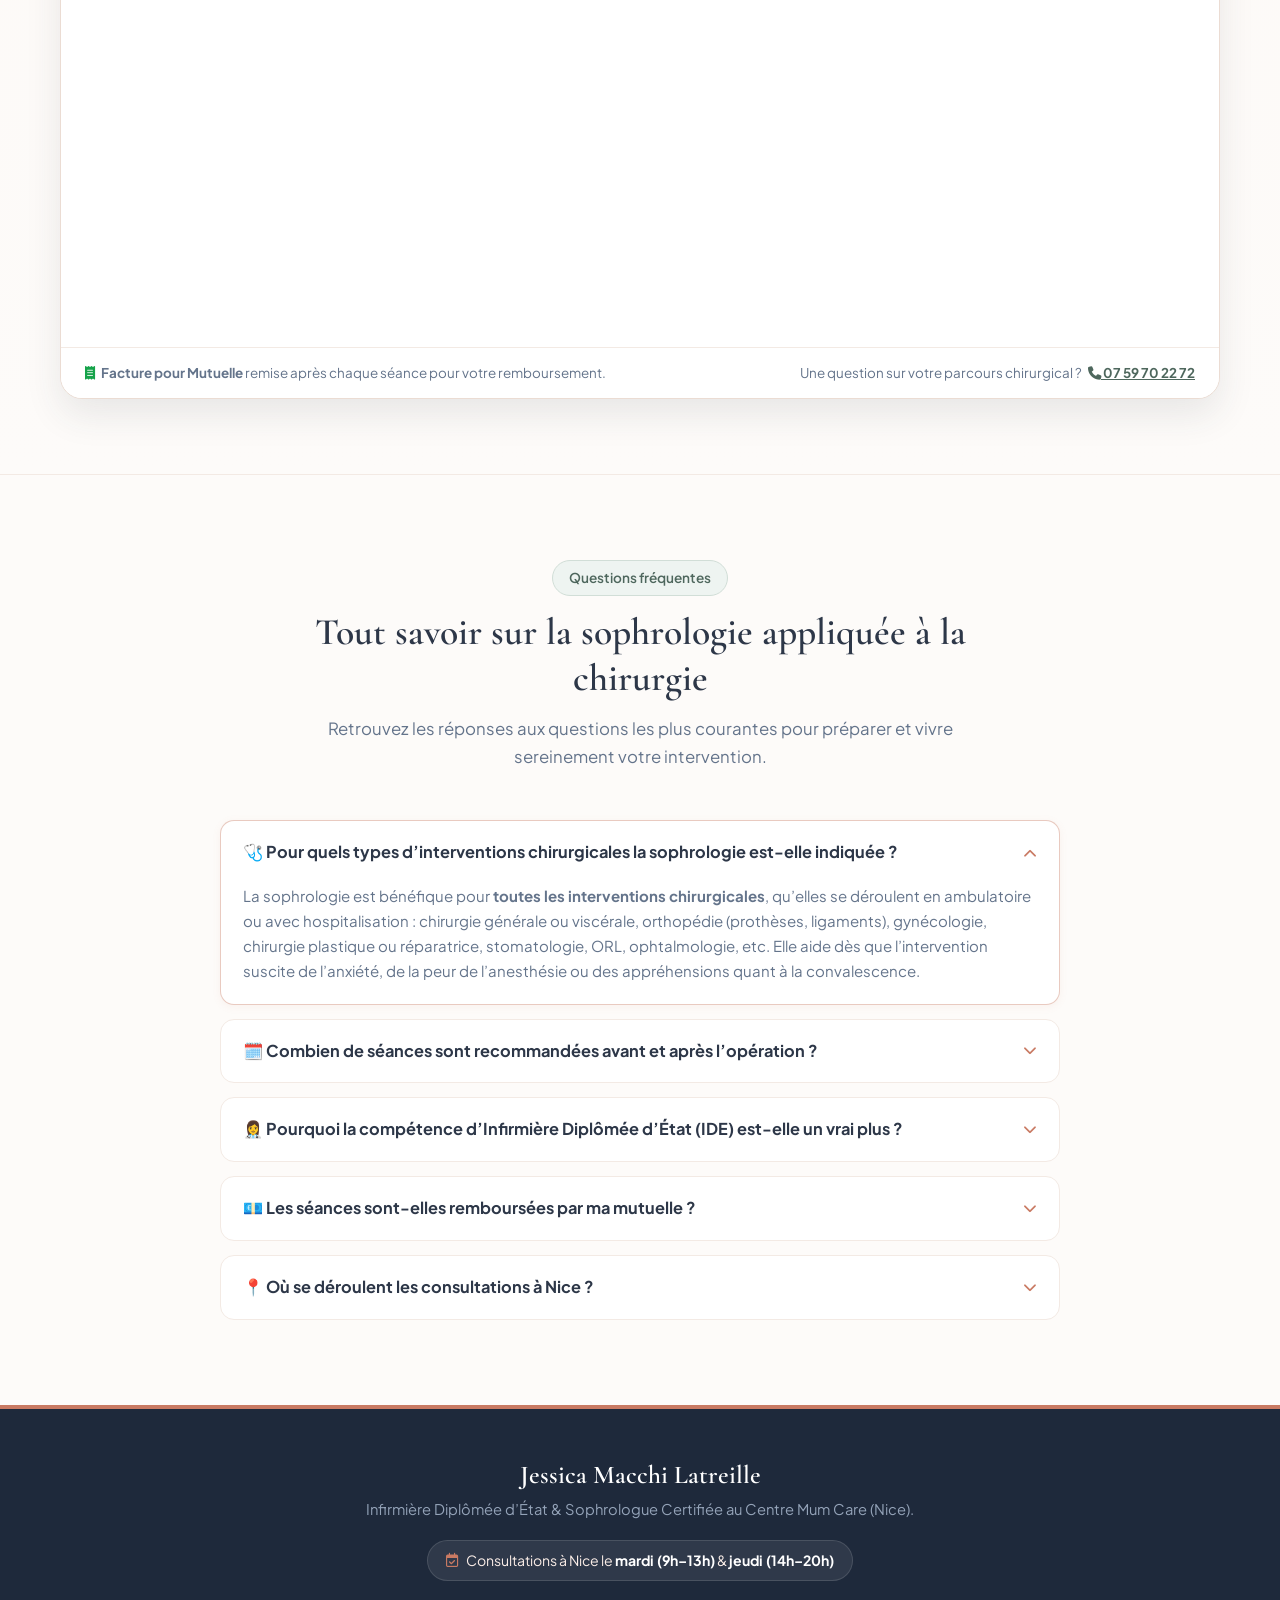
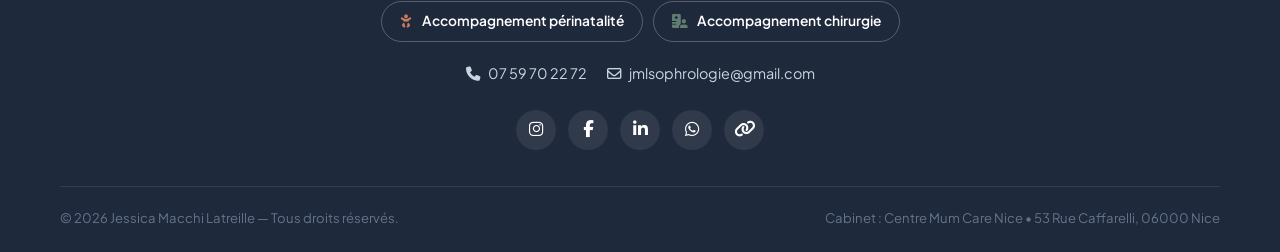
<file: chirurgie-nice.html>
<!DOCTYPE html>
<html lang="fr">
<head>
  <meta charset="UTF-8">
  <meta name="viewport" content="width=device-width, initial-scale=1.0, maximum-scale=5.0">
  <title>Jessica Macchi Latreille | Sophrologie &amp; Chirurgie — Cabinet Mum Care Nice (06000)</title>
  
  <!-- Favicon & Apple Touch Icon (Fleur de Lotus) -->
  <link rel="icon" type="image/png" sizes="48x48" href="https://www.jmlsophrologie.fr/favicon-48x48.png">
  <link rel="icon" type="image/svg+xml" href="https://www.jmlsophrologie.fr/favicon.svg">
  <link rel="shortcut icon" href="https://www.jmlsophrologie.fr/favicon.ico">
  <link rel="apple-touch-icon" sizes="180x180" href="https://www.jmlsophrologie.fr/apple-touch-icon.png">

  <!-- SEO Meta Tags -->
  <meta name="description" content="Jessica Macchi Latreille, Infirmière Diplômée d’État &amp; Sophrologue Certifiée au Centre Mum Care à Nice (53 Rue Caffarelli, 06000). Accompagnement sophrologique de la chirurgie : préparation mentale, gestion du stress opératoire, suites post-opératoires et récupération. RDV : 07 59 70 22 72.">
  <meta name="keywords" content="Sophrologie chirurgie Nice, Préparation chirurgie Nice, Gestion du stress opératoire Nice, Sophrologue hôpital Nice, Suites opératoires sophrologie, Infirmière Sophrologue Nice, Jessica Macchi Latreille, Centre Mum Care Nice, Sophrologie douleur Nice, Récupération post-opératoire Nice">
  <meta name="author" content="Jessica Macchi Latreille">
  <meta name="robots" content="index, follow, max-snippet:-1, max-image-preview:large, max-video-preview:-1">
  
  <!-- Geo-Targeting (SEO Local Nice / Alpes-Maritimes) -->
  <meta name="geo.region" content="FR-06">
  <meta name="geo.placename" content="Nice">
  <meta name="geo.position" content="43.6974;7.2530">
  <meta name="ICBM" content="43.6974, 7.2530">

  <!-- Canonical & Open Graph URL -->
  <link rel="canonical" href="https://www.jmlsophrologie.fr/chirurgie-nice.html">
  <meta property="og:url" content="https://www.jmlsophrologie.fr/chirurgie-nice.html">

  <!-- Open Graph / Facebook / WhatsApp Preview -->
  <meta property="og:locale" content="fr_FR">
  <meta property="og:type" content="website">
  <meta property="og:title" content="Jessica Macchi Latreille | Sophrologie &amp; Chirurgie — Centre Mum Care Nice">
  <meta property="og:description" content="Accompagnement sophrologique avant et après une intervention chirurgicale au Centre Mum Care à Nice et à domicile. Anticiper, se préparer et mieux récupérer.">
  <meta property="og:site_name" content="Jessica Macchi Latreille — Sophrologie &amp; Chirurgie">
  <meta property="og:image" content="https://www.jmlsophrologie.fr/images/jessica_macchi_latreille.jpg">

  <!-- Twitter Card -->
  <meta name="twitter:card" content="summary_large_image">
  <meta name="twitter:title" content="Jessica Macchi Latreille | Sophrologie &amp; Chirurgie — Centre Mum Care Nice">
  <meta name="twitter:description" content="Cabinet de Sophrologie au Centre Mum Care à Nice (53 Rue Caffarelli, 06000 Nice). Accompagnement sophrologique de la chirurgie.">
  <meta name="twitter:image" content="https://www.jmlsophrologie.fr/images/jessica_macchi_latreille.jpg">

  <!-- Structured Data : Schema.org JSON-LD -->
  <script type="application/ld+json">
  {
    "@context": "https://schema.org",
    "@graph": [
      {
        "@type": "HealthAndBeautyBusiness",
        "@id": "https://www.jmlsophrologie.fr/chirurgie-nice.html#business",
        "name": "Jessica Macchi Latreille — Sophrologue & Infirmière DE (Sophrologie & Chirurgie Nice)",
        "description": "Accompagnement sophrologique de la chirurgie au Centre Mum Care à Nice (53 Rue Caffarelli) et à domicile.",
        "image": "https://www.jmlsophrologie.fr/images/jessica_macchi_latreille.jpg",
        "telephone": "+33759702272",
        "email": "jmlsophrologie@gmail.com",
        "url": "https://www.jmlsophrologie.fr/chirurgie-nice.html",
        "priceRange": "70€ - 80€",
        "address": {
          "@type": "PostalAddress",
          "streetAddress": "Centre Mum Care, 53 Rue Caffarelli",
          "addressLocality": "Nice",
          "postalCode": "06000",
          "addressRegion": "Provence-Alpes-Côte d'Azur",
          "addressCountry": "FR"
        },
        "geo": {
          "@type": "GeoCoordinates",
          "latitude": 43.6974,
          "longitude": 7.2530
        },
        "openingHoursSpecification": [
          {
            "@type": "OpeningHoursSpecification",
            "dayOfWeek": ["Tuesday"],
            "opens": "09:00",
            "closes": "13:00"
          },
          {
            "@type": "OpeningHoursSpecification",
            "dayOfWeek": ["Thursday"],
            "opens": "14:00",
            "closes": "20:00"
          }
        ],
        "areaServed": [
          {"@type": "AdministrativeArea", "name": "Nice (06000)"},
          {"@type": "AdministrativeArea", "name": "Nice Gambetta / Fleurs"},
          {"@type": "AdministrativeArea", "name": "Nice Métropole"}
        ],
        "sameAs": [
          "https://www.instagram.com/jml.sophro",
          "https://www.facebook.com/jml.sophro",
          "https://fr.linkedin.com/in/jessica-latreille-36a35339a",
          "https://linktr.ee/jmlsophrologie"
        ]
      },
      {
        "@type": "BreadcrumbList",
        "@id": "https://www.jmlsophrologie.fr/chirurgie-nice.html#breadcrumb",
        "itemListElement": [
          {
            "@type": "ListItem",
            "position": 1,
            "name": "Accueil",
            "item": "https://www.jmlsophrologie.fr/"
          },
          {
            "@type": "ListItem",
            "position": 2,
            "name": "Sophrologie & Chirurgie Nice",
            "item": "https://www.jmlsophrologie.fr/chirurgie-nice.html"
          }
        ]
      },
      {
        "@type": "FAQPage",
        "mainEntity": [
          {
            "@type": "Question",
            "name": "Dans quels cas la sophrologie est-elle recommandée avant ou après une chirurgie ?",
            "acceptedAnswer": {
              "@type": "Answer",
              "text": "La sophrologie est indiquée pour toute intervention chirurgicale (ambulatoire ou avec hospitalisation) pour apaiser le stress préopératoire, préparer mentalement le jour J, mieux tolérer les douleurs et sensations post-opératoires, et retrouver confiance en son corps lors de la convalescence."
            }
          },
          {
            "@type": "Question",
            "name": "Pourquoi la double compétence d'Infirmière Diplômée d’État (IDE) est-elle un atout majeur ?",
            "acceptedAnswer": {
              "@type": "Answer",
              "text": "Forte de son expérience soignante en milieu hospitalier, Jessica Macchi Latreille connaît intimement les protocoles chirurgicaux, le parcours du patient, la prise en charge de la douleur et l'environnement opératoire. Cela garantit un accompagnement rigoureux, sécurisant et complémentaire aux équipes médicales."
            }
          },
          {
            "@type": "Question",
            "name": "Comment réserver une séance au cabinet ou à domicile à Nice ?",
            "acceptedAnswer": {
              "@type": "Answer",
              "text": "Pour les séances au Cabinet Mum Care à Nice, la réservation s'effectue directement en ligne avec le calendrier Cal.com. Pour les séances à domicile, la réservation s'effectue directement par téléphone ou SMS au 07 59 70 22 72 afin d'organiser le déplacement."
            }
          },
          {
            "@type": "Question",
            "name": "Les séances de sophrologie liées à une chirurgie sont-elles remboursées ?",
            "acceptedAnswer": {
              "@type": "Answer",
              "text": "Oui, de très nombreuses mutuelles complémentaires santé remboursent la sophrologie dans le cadre de leur forfait médecines douces / bien-être. Une facture acquittée vous est remise à chaque séance."
            }
          }
        ]
      }
    ]
  }
  </script>

  <!-- Google Fonts -->
  <link rel="preconnect" href="https://fonts.googleapis.com">
  <link rel="preconnect" href="https://fonts.gstatic.com" crossorigin>
  <link href="https://fonts.googleapis.com/css2?family=Cormorant+Garamond:ital,wght@0,400;0,600;0,700;1,400;1,600&family=Plus+Jakarta+Sans:wght@400;500;600;700;800&display=swap" rel="stylesheet">
  
  <!-- Font Awesome Icons -->
  <link rel="stylesheet" href="https://cdnjs.cloudflare.com/ajax/libs/font-awesome/6.5.1/css/all.min.css">
  
  <!-- Custom Styles -->
  <link rel="stylesheet" href="css/style.css?v=2.2">
</head>
<body>

  <!-- ==========================================================================
       HEADER & NAVIGATION
       ========================================================================== -->
  <header class="site-header">
    <div class="container nav-wrap">
      <a href="./" class="brand-logo">
        <span class="brand-name">Jessica Macchi Latreille</span>
        <span class="brand-sub">Infirmière DE • Sophrologue Certifiée</span>
      </a>

      <nav class="nav-links" id="nav-links-menu">
        <a href="./" class="nav-link"><i class="fa-solid fa-house" style="font-size: 0.85rem; margin-right: 4px;"></i> Accueil</a>
        <a href="perinatalite-nice.html" class="nav-link"><i class="fa-solid fa-baby" style="color: var(--primary); margin-right: 4px;"></i> Périnatalité</a>
        <a href="#accompagnements" class="nav-link active"><i class="fa-solid fa-hospital-user" style="color: var(--secondary); margin-right: 4px;"></i> Chirurgie</a>
        <a href="#centre" class="nav-link">Le Cabinet</a>
        <a href="#rdv" class="nav-link">RDV</a>
        <a href="#faq" class="nav-link">FAQ</a>
        <a href="#contact" class="nav-link">Contact</a>
      </nav>

      <div class="nav-actions">
        <a href="tel:0759702272" class="btn btn-outline btn-sm btn-phone-header" title="Appeler le 07 59 70 22 72">
          <i class="fa-solid fa-phone"></i> <span class="nav-phone-text">07&nbsp;59&nbsp;70&nbsp;22&nbsp;72</span>
        </a>
        <a href="#rdv" class="btn btn-secondary btn-sm">
          <i class="fa-regular fa-calendar-check"></i> RDV
        </a>
        <button class="mobile-toggle" id="mobile-toggle" aria-label="Ouvrir le menu">
          <i class="fa-solid fa-bars" id="toggle-icon"></i>
        </button>
      </div>
    </div>
  </header>

  <!-- ==========================================================================
       SECTION 1 : HERO & PRÉSENTATION CHIRURGIE
       ========================================================================== -->
  <section class="hero-section" id="presentation">
    <div class="container">
      <div style="text-align: center; margin-bottom: 24px;">
        <div class="pill pill-sage">
          <i class="fa-solid fa-hospital-user"></i> Cabinet &amp; Domicile • Sophrologie &amp; Chirurgie à Nice
        </div>
      </div>

      <div class="hero-grid">
        <div class="hero-content">
          <h1>Sophrologie &amp; Chirurgie au Centre Mum Care à Nice</h1>
          
          <p class="lead" style="font-style: italic; color: #475569; border-left: 3px solid var(--secondary); padding-left: 14px; margin-bottom: 18px;">
            «&nbsp;Forte de mon expérience soignante d’infirmière diplômée d’État et de sophrologue certifiée, je vous accompagne avant et après votre intervention chirurgicale pour mobiliser vos ressources, apaiser l’anxiété et favoriser votre récupération.&nbsp;»
          </p>

          <p style="color: var(--text-muted); font-size: 0.98rem; line-height: 1.65; margin-bottom: 14px;">
            Une intervention chirurgicale, même courante ou programmée en ambulatoire, représente une étape marquante qui sollicite intensément le corps et l’esprit. Mon parcours soignant en milieu de soins m’apporte une compréhension intime du parcours opératoire, de la douleur et des appréhensions liées à l’environnement hospitalier. Je vous accueille au <strong>Centre Mum Care (53&nbsp;Rue Caffarelli, 06000 Nice)</strong> ainsi qu’<strong>à votre domicile à Nice</strong> pour un accompagnement sur-mesure et sécurisant.
          </p>

          <div style="background: rgba(96, 125, 114, 0.08); border-left: 3px solid var(--secondary); padding: 10px 14px; border-radius: 0 var(--radius-sm) var(--radius-sm) 0; margin-bottom: 18px; font-size: 0.9rem; color: #475569;">
            <i class="fa-solid fa-baby" style="color: var(--primary); margin-right: 6px;"></i>
            <strong>Vous recherchez un accompagnement maternité&nbsp;?</strong> Découvrez mes consultations dédiées en <a href="perinatalite-nice.html" style="color: var(--primary-dark); font-weight: 700; text-decoration: underline;">Sophrologie &amp; Périnatalité à Nice</a>.
          </div>

          <div class="trust-badges">
            <div class="trust-item">
              <i class="fa-solid fa-user-nurse" style="color: var(--secondary);"></i>
              <span>Infirmière Diplômée d’État</span>
            </div>
            <div class="trust-item">
              <i class="fa-solid fa-certificate" style="color: var(--secondary);"></i>
              <span>Sophrologue Certifiée</span>
            </div>
            <div class="trust-item">
              <i class="fa-solid fa-stethoscope" style="color: var(--secondary);"></i>
              <span>Parcours Chirurgical</span>
            </div>
            <div class="trust-item">
              <i class="fa-solid fa-file-invoice" style="color: var(--secondary);"></i>
              <span>Facture pour Mutuelle</span>
            </div>
          </div>

          <div class="hero-buttons">
            <a href="#accompagnements" class="btn btn-secondary">
              Découvrir l’accompagnement chirurgical <i class="fa-solid fa-arrow-down"></i>
            </a>
            <a href="#rdv" class="btn btn-outline">
              Prendre rendez-vous <i class="fa-regular fa-calendar-check"></i>
            </a>
          </div>
        </div>

        <div class="hero-visual">
          <div class="hero-image-wrap">
            <img src="images/jessica_macchi_latreille.jpg" alt="Jessica Macchi Latreille - Infirmière et Sophrologue Chirurgie à Nice" loading="eager">
          </div>
          <div class="hero-floating-card">
            <div class="floating-icon" style="background: var(--secondary); color: #ffffff;">
              <i class="fa-solid fa-spa"></i>
            </div>
            <div class="floating-text">
              <strong>Jessica Macchi Latreille</strong>
              <span>Infirmière DE • Sophrologue Nice</span>
            </div>
          </div>
        </div>
      </div>
    </div>
  </section>

  <!-- ==========================================================================
       SECTION 2 : LE LIEU — CENTRE MUM CARE NICE (#CENTRE)
       ========================================================================== -->
  <section class="section bg-subtle" id="centre">
    <div class="container">
      <div style="text-align: center; margin-bottom: 24px;">
        <div class="pill pill-sage">
          <i class="fa-solid fa-location-dot"></i> Le Cabinet de Consultation à Nice
        </div>
      </div>

      <div class="location-card">
        <div class="location-info">
          <h2>Le Centre Mum Care — Nice</h2>
          <p class="lead">Un espace chaleureux, moderne et apaisant au cœur de Nice, propice au lâcher-prise et à la préparation mentale.</p>
          
          <div class="location-details">
            <div class="loc-item">
              <i class="fa-solid fa-location-dot" style="color: var(--secondary);"></i>
              <div>
                <strong>Adresse du Cabinet&nbsp;:</strong><br>
                Centre Mum Care — <strong>53&nbsp;Rue Caffarelli, 06000 Nice</strong>
                <div style="margin-top: 6px;">
                  <a href="https://maps.app.goo.gl/QDfZp6C5DgSXMuNt5" target="_blank" rel="noopener" style="font-size: 0.85rem; color: var(--secondary-hover); font-weight: 600; text-decoration: underline;">
                    <i class="fa-solid fa-location-arrow"></i> Ouvrir dans Google Maps (Itinéraire)
                  </a>
                </div>
              </div>
            </div>

            <div class="loc-item">
              <i class="fa-solid fa-train-subway" style="color: var(--secondary);"></i>
              <div>
                <strong>Accès facile &amp; Transports&nbsp;:</strong><br>
                Tramway L2 (stations <em>Alsace-Lorraine</em> ou <em>Centre Universitaire Méditerranéen</em>), lignes de bus et parkings publics à proximité immédiate (Parking Palmeira, Parking Gambetta).
              </div>
            </div>

            <div class="loc-item">
              <i class="fa-solid fa-clock" style="color: var(--secondary);"></i>
              <div>
                <strong>Créneaux de consultation&nbsp;:</strong><br>
                Le <strong>mardi matin (9h00 – 13h00)</strong> et le <strong>jeudi après-midi (14h00 – 20h00)</strong>.
              </div>
            </div>
          </div>

          <a href="#rdv" class="btn btn-secondary">
            <i class="fa-regular fa-calendar-check"></i> Choisir mon créneau à Nice
          </a>
        </div>

        <div class="location-map-wrap">
          <iframe 
            src="https://maps.google.com/maps?q=Centre+Mum+Care,+53+Rue+Caffarelli,+06000+Nice&amp;t=&amp;z=16&amp;ie=UTF8&amp;iwloc=&amp;output=embed" 
            allowfullscreen="" 
            loading="lazy" 
            referrerpolicy="no-referrer-when-downgrade"
            title="Plan d’accès au Centre Mum Care Nice">
          </iframe>
        </div>
      </div>
    </div>
  </section>

  <!-- ==========================================================================
       SECTION 3 : ACCOMPAGNEMENTS CHIRURGIE (#ACCOMPAGNEMENTS)
       ========================================================================== -->
  <section class="section" id="accompagnements">
    <div class="container">
      <div class="section-header">
        <div class="pill pill-sage">Accompagnement spécifique</div>
        <h2>La Sophrologie, dans quels cas&nbsp;?</h2>
        <p class="section-sub">Un accompagnement sur-mesure avant et après l’intervention pour apaiser le stress, mobiliser vos ressources et mieux récupérer.</p>
      </div>

      <!-- Grille des 4 Tuiles Chirurgie -->
      <div class="surgery-grid">
        
        <!-- 1. Se préparer à l'intervention -->
        <div class="service-card">
          <div class="service-icon">
            <i class="fa-solid fa-lungs"></i>
          </div>
          <h3>Se préparer à l’intervention</h3>
          <p>Apaiser l’appréhension, apprivoiser l’attente et vous préparer mentalement pour aborder l’acte opératoire en toute sérénité.</p>
          <ul class="service-benefits">
            <li><i class="fa-solid fa-check"></i> Réduire le stress et l’anxiété préopératoire</li>
            <li><i class="fa-solid fa-check"></i> Acquérir des techniques de respiration simples et autonomes</li>
            <li><i class="fa-solid fa-check"></i> Activer vos ressources positives face à l’intervention</li>
          </ul>
          <div class="service-footer">
            <span class="service-price">1&nbsp;h <span>/ séance</span></span>
            <a href="#rdv" class="btn btn-outline btn-sm">Réserver</a>
          </div>
        </div>

        <!-- 2. Aborder l'intervention avec sérénité -->
        <div class="service-card">
          <div class="service-icon">
            <i class="fa-solid fa-shield-heart"></i>
          </div>
          <h3>Aborder l’intervention avec sérénité</h3>
          <p>Réguler les tensions du jour J, favoriser le relâchement corporel et aborder l’entrée au bloc opératoire avec calme.</p>
          <ul class="service-benefits">
            <li><i class="fa-solid fa-check"></i> Mieux gérer les montées d’anxiété et la peur de l’anesthésie</li>
            <li><i class="fa-solid fa-check"></i> Favoriser le relâchement musculaire avant l’opération</li>
            <li><i class="fa-solid fa-check"></i> Mobiliser les réflexes d’apaisement intégrés en amont</li>
          </ul>
          <div class="service-footer">
            <span class="service-price">1&nbsp;h <span>/ séance</span></span>
            <a href="#rdv" class="btn btn-outline btn-sm">Réserver</a>
          </div>
        </div>

        <!-- 3. Mieux vivre les suites opératoires -->
        <div class="service-card">
          <div class="service-icon">
            <i class="fa-solid fa-hand-holding-medical"></i>
          </div>
          <h3>Mieux vivre les suites opératoires</h3>
          <p>Atténuer la perception de la douleur, relâcher les tensions physiques et accompagner la convalescence immédiate.</p>
          <ul class="service-benefits">
            <li><i class="fa-solid fa-check"></i> Soulager les inconforts physiques et le ressenti douloureux</li>
            <li><i class="fa-solid fa-check"></i> Libérer la fatigue et favoriser un sommeil réparateur</li>
            <li><i class="fa-solid fa-check"></i> Accueillir les émotions liées au corps post-opératoire</li>
          </ul>
          <div class="service-footer">
            <span class="service-price">1&nbsp;h <span>/ séance</span></span>
            <a href="#rdv" class="btn btn-outline btn-sm">Réserver</a>
          </div>
        </div>

        <!-- 4. Retrouver confiance en son corps -->
        <div class="service-card">
          <div class="service-icon">
            <i class="fa-solid fa-person-walking"></i>
          </div>
          <h3>Retrouver confiance en son corps</h3>
          <p>Se réapproprier ses sensations, accompagner la rééducation et reprendre le fil de son quotidien à son propre rythme.</p>
          <ul class="service-benefits">
            <li><i class="fa-solid fa-check"></i> Se reconnecter positivement à son schéma corporel</li>
            <li><i class="fa-solid fa-check"></i> Retrouver confiance lors des mouvements et de la rééducation</li>
            <li><i class="fa-solid fa-check"></i> Consolider une vitalité durable et reprendre ses activités</li>
          </ul>
          <div class="service-footer">
            <span class="service-price">1&nbsp;h <span>/ séance</span></span>
            <a href="#rdv" class="btn btn-outline btn-sm">Réserver</a>
          </div>
        </div>

      </div>

      <!-- 5ème Tuile Vedette au Centre : Un Moment pour Soi & Reconnexion (placée en dernier au centre) -->
      <div class="service-featured-wrap" style="margin-top: 36px; margin-bottom: 0;">
        <div class="service-card service-card-featured">
          <div class="service-featured-badge" style="background: var(--secondary-light); color: var(--secondary-hover);">
            <i class="fa-solid fa-heart"></i> Parenthèse &amp; Sérénité
          </div>
          <div class="service-icon" style="background: var(--secondary-light); color: var(--secondary);">
            <i class="fa-solid fa-spa"></i>
          </div>
          <h3>Un moment pour soi &amp; Reconnexion</h3>
          <p>Une parenthèse bienveillante pour relâcher la pression du quotidien, calmer le mental et se ressourcer en profondeur.</p>
          <ul class="service-benefits">
            <li><i class="fa-solid fa-check"></i> S’offrir une vraie pause et déposer la charge mentale</li>
            <li><i class="fa-solid fa-check"></i> Relâcher les tensions physiques et émotionnelles</li>
            <li><i class="fa-solid fa-check"></i> Retrouver énergie, calme intérieur et sérénité</li>
          </ul>
          <div class="service-footer">
            <span class="service-price">1&nbsp;h <span>/ séance</span></span>
            <a href="#rdv" class="btn btn-secondary btn-sm">Réserver</a>
          </div>
        </div>
      </div>

      <!-- Cadre déontologique et médical (OBLIGATOIRE & SÉCURISANT) -->
      <div class="highlight-box" style="background: #f8faf9; border-left: 4px solid var(--secondary); max-width: 820px; margin: 40px auto 0; border-radius: var(--radius-sm); padding: 18px 24px;">
        <div style="display: flex; align-items: flex-start; gap: 14px;">
          <i class="fa-solid fa-notes-medical" style="color: var(--secondary); font-size: 1.4rem; margin-top: 2px;"></i>
          <div style="font-size: 0.94rem; color: #334155; line-height: 1.6;">
            <strong>Cadre déontologique et médical&nbsp;:</strong><br>
            <em>La sophrologie ne se substitue pas aux soins ni aux traitements médicaux. Elle intervient en complément de la prise en charge proposée par les professionnels de santé.</em>
          </div>
        </div>
      </div>

      <!-- Reassurance Mutuelle -->
      <div class="highlight-box success" style="max-width: 820px; margin: 20px auto 0; text-align: center;">
        <i class="fa-solid fa-receipt" style="color: #16a34a; font-size: 1.2rem; margin-right: 8px;"></i>
        <strong>Prise en charge Mutuelle&nbsp;:</strong> Une facture nominative et détaillée vous est délivrée après chaque consultation pour faciliter votre remboursement auprès de votre mutuelle santé.
      </div>
    </div>
  </section>

  <!-- ==========================================================================
       SECTION 4 : PRISE DE RENDEZ-VOUS HYBRIDE (#RDV)
       ========================================================================== -->
  <section class="booking-section" id="rdv">
    <div class="container">
      <div style="text-align: center; margin-bottom: 24px;">
        <div class="pill pill-sage">
          <i class="fa-regular fa-calendar-check"></i> Prise de rendez-vous — Nice
        </div>
      </div>

      <div class="booking-wrapper">
        
        <div class="booking-header">
          <div class="booking-title-group">
            <h2>Prendre rendez-vous pour votre accompagnement chirurgie</h2>
            <p>Réservez en ligne pour le cabinet Mum Care, ou contactez-moi directement pour une séance à votre domicile.</p>
          </div>
          <div class="booking-info-pill">
            <i class="fa-regular fa-clock"></i> Séance de 60&nbsp;min • Facture mutuelle
          </div>
        </div>

        <!-- Bandeau d'information & lieu -->
        <div style="background: var(--bg-subtle); padding: 14px 24px; border-bottom: 1px solid var(--border-light); display: flex; flex-wrap: wrap; justify-content: space-between; align-items: center; gap: 10px; font-size: 0.86rem;">
          <div style="display: flex; align-items: center; gap: 8px; color: var(--text-main);">
            <i class="fa-solid fa-location-dot" style="color: var(--secondary);"></i>
            <span><strong>Centre Mum Care Nice</strong> (53&nbsp;Rue Caffarelli) &amp; <strong>À Domicile</strong></span>
          </div>
          <div style="display: flex; align-items: center; gap: 8px; color: var(--secondary-hover); font-weight: 600;">
            <i class="fa-regular fa-calendar-check"></i>
            <span>Mardi (9h–13h) &amp; Jeudi (14h–20h)</span>
          </div>
        </div>

        <!-- Sélecteur de type de séance (Cabinet via Cal.com / Domicile par Téléphone) -->
        <div style="padding: 24px 24px 8px;">
          <div class="consult-selector">
            
            <!-- Option 1 : Cabinet Nice (70€) - Cal.com -->
            <div class="consult-card active" id="card-cabinet" data-mode="cabinet" data-cal-link="jml-sophrologie/seance-sophrologie-cabinet-nice-1h">
              <div>
                <div class="consult-card-badge" style="background: var(--secondary-light); color: var(--secondary-hover);">
                  <i class="fa-solid fa-location-dot"></i> Au Cabinet • Centre Mum Care
                </div>
                <h3 class="consult-card-title">Séance Sophrologie &amp; Chirurgie</h3>
                <p class="consult-card-desc">
                  Accompagnement personnalisé au Centre Mum Care (53 Rue Caffarelli, Nice). Préparation opératoire, gestion du stress et récupération post-opératoire.
                </p>
                <ul class="consult-card-benefits">
                  <li><i class="fa-solid fa-check"></i> Durée&nbsp;: <strong>1&nbsp;heure (60&nbsp;min)</strong></li>
                  <li><i class="fa-solid fa-check"></i> Réservation instantanée en ligne ci-dessous</li>
                  <li><i class="fa-solid fa-check"></i> Facture pour remboursement Mutuelle</li>
                </ul>
              </div>
              <div class="consult-card-footer">
                <div class="consult-price-wrap">
                  <span class="consult-price-val" style="color: var(--secondary-hover);">70&nbsp;€</span>
                  <span class="consult-price-unit">/ séance</span>
                </div>
                <span class="consult-btn" style="background: var(--secondary); color: #ffffff; border-color: var(--secondary);">
                  <i class="fa-solid fa-check"></i> Format sélectionné
                </span>
              </div>
            </div>

            <!-- Option 2 : Domicile Nice (80€) - Téléphone / SMS -->
            <div class="consult-card" id="card-domicile" data-mode="domicile">
              <div>
                <div class="consult-card-badge">
                  <i class="fa-solid fa-phone"></i> À domicile • Réservation par téléphone
                </div>
                <h3 class="consult-card-title">Séance sophrologie à domicile</h3>
                <p class="consult-card-desc">
                  Séance personnalisée chez vous à Nice et environs. Idéal en convalescence ou si vos déplacements sont limités avant ou après l’intervention.
                </p>
                <ul class="consult-card-benefits">
                  <li><i class="fa-solid fa-check"></i> Durée&nbsp;: <strong>1&nbsp;heure (60&nbsp;min)</strong></li>
                  <li><i class="fa-solid fa-check"></i> Déplacement Nice et communes environnantes</li>
                  <li><i class="fa-solid fa-check"></i> <strong>Réservation directe par téléphone ou SMS</strong></li>
                </ul>
              </div>
              <div class="consult-card-footer">
                <div class="consult-price-wrap">
                  <span class="consult-price-val" style="color: var(--secondary-hover);">80&nbsp;€</span>
                  <span class="consult-price-unit">/ séance</span>
                </div>
                <span class="consult-btn">
                  Choisir ce format →
                </span>
              </div>
            </div>

          </div>
        </div>

        <!-- ZONE 1 : Cal.com Inline Embed (pour le Cabinet) -->
        <div id="cabinet-booking-area" style="padding: 12px; min-height: 620px; width: 100%; background: #ffffff;">
          <iframe 
            id="cal-booking-iframe"
            src="https://cal.com/jml-sophrologie/seance-sophrologie-chirurgie-centre-mum-care-de-nice-1h?embed=true&amp;theme=light&amp;layout=month_view&amp;hideEventTypeDetails=true" 
            style="width: 100%; min-height: 620px; border: none; display: block; border-radius: var(--radius-sm);" 
            title="Calendrier de réservation — Jessica Macchi Latreille (Cabinet Nice)"
            allow="camera; microphone; autoplay; fullscreen"
            loading="lazy">
          </iframe>
        </div>

        <!-- ZONE 2 : Panneau Réservation Téléphonique / SMS (pour le Domicile) -->
        <div id="domicile-booking-area" class="domicile-booking-panel">
          <div class="domicile-panel-icon">
            <i class="fa-solid fa-house-user"></i>
          </div>
          <h3>Réservation de votre séance à domicile</h3>
          <p class="domicile-desc">
            Afin d’organiser au mieux votre séance à domicile sur Nice et ses environs et de tenir compte de votre date opératoire et de vos temps de repos, <strong>les rendez-vous à domicile se réservent directement par téléphone ou SMS</strong>.
          </p>
          <div class="domicile-actions-wrap">
            <a href="tel:0759702272" class="btn btn-secondary btn-lg">
              <i class="fa-solid fa-phone"></i> Appeler le 07&nbsp;59&nbsp;70&nbsp;22&nbsp;72
            </a>
            <a href="sms:0759702272" class="btn btn-outline btn-lg">
              <i class="fa-solid fa-comment-sms"></i> Envoyer un SMS
            </a>
          </div>
          <div>
            <span class="domicile-info-badge">
              <i class="fa-solid fa-clock" style="color: var(--secondary);"></i> Consultations : Mardi (9h–13h) &amp; Jeudi (14h–20h)
            </span>
            <span class="domicile-info-badge">
              <i class="fa-solid fa-tag" style="color: var(--secondary);"></i> Tarif : 80&nbsp;€ (1&nbsp;h) • Facture Mutuelle
            </span>
          </div>
        </div>

        <script>
          // Gestion interactive : Cal.com pour le cabinet, téléphone pour le domicile
          const cardCabinet = document.getElementById('card-cabinet');
          const cardDomicile = document.getElementById('card-domicile');
          const cabinetArea = document.getElementById('cabinet-booking-area');
          const domicileArea = document.getElementById('domicile-booking-area');

          if (cardCabinet && cardDomicile && cabinetArea && domicileArea) {
            cardCabinet.addEventListener('click', function() {
              cardCabinet.classList.add('active');
              cardDomicile.classList.remove('active');
              
              const btnCab = cardCabinet.querySelector('.consult-btn');
              const btnDom = cardDomicile.querySelector('.consult-btn');
              if (btnCab) {
                btnCab.innerHTML = '<i class="fa-solid fa-check"></i> Format sélectionné';
                btnCab.style.background = 'var(--secondary)';
                btnCab.style.color = '#ffffff';
                btnCab.style.borderColor = 'var(--secondary)';
              }
              if (btnDom) {
                btnDom.innerHTML = 'Choisir ce format →';
                btnDom.style.background = 'var(--bg-subtle)';
                btnDom.style.color = 'var(--text-main)';
                btnDom.style.borderColor = 'var(--border-color)';
              }

              cabinetArea.style.display = 'block';
              domicileArea.classList.remove('active');
            });

            cardDomicile.addEventListener('click', function() {
              cardDomicile.classList.add('active');
              cardCabinet.classList.remove('active');

              const btnCab = cardCabinet.querySelector('.consult-btn');
              const btnDom = cardDomicile.querySelector('.consult-btn');
              if (btnDom) {
                btnDom.innerHTML = '<i class="fa-solid fa-check"></i> Format sélectionné';
                btnDom.style.background = 'var(--secondary)';
                btnDom.style.color = '#ffffff';
                btnDom.style.borderColor = 'var(--secondary)';
              }
              if (btnCab) {
                btnCab.innerHTML = 'Choisir ce format →';
                btnCab.style.background = 'var(--bg-subtle)';
                btnCab.style.color = 'var(--text-main)';
                btnCab.style.borderColor = 'var(--border-color)';
              }

              cabinetArea.style.display = 'none';
              domicileArea.classList.add('active');
            });
          }
        </script>

        <!-- Reassurance Footer -->
        <div style="padding: 14px 24px; background: #ffffff; border-top: 1px solid var(--border-light); display: flex; justify-content: space-between; align-items: center; flex-wrap: wrap; gap: 12px; font-size: 0.84rem; color: var(--text-muted);">
          <div>
            <i class="fa-solid fa-receipt" style="color: #16a34a; margin-right: 4px;"></i>
            <strong>Facture pour Mutuelle</strong> remise après chaque séance pour votre remboursement.
          </div>
          <div>
            Une question sur votre parcours chirurgical&nbsp;?
            <a href="tel:0759702272" style="color: var(--secondary-hover); font-weight: 700; text-decoration: underline; margin-left: 4px;">
              <i class="fa-solid fa-phone"></i> 07&nbsp;59&nbsp;70&nbsp;22&nbsp;72
            </a>
          </div>
        </div>

      </div>
    </div>
  </section>

  <!-- ==========================================================================
       SECTION 5 : QUESTIONS FRÉQUENTES (#FAQ)
       ========================================================================== -->
  <section class="section" id="faq">
    <div class="container">
      <div class="section-header">
        <div class="pill pill-sage">Questions fréquentes</div>
        <h2>Tout savoir sur la sophrologie appliquée à la chirurgie</h2>
        <p class="section-sub">Retrouvez les réponses aux questions les plus courantes pour préparer et vivre sereinement votre intervention.</p>
      </div>

      <div class="faq-accordion">
        <details class="faq-item" open>
          <summary class="faq-question">
            <span>🩺 Pour quels types d’interventions chirurgicales la sophrologie est-elle indiquée&nbsp;?</span>
            <i class="fa-solid fa-chevron-down faq-icon"></i>
          </summary>
          <div class="faq-answer">
            <p>
              La sophrologie est bénéfique pour <strong>toutes les interventions chirurgicales</strong>, qu’elles se déroulent en ambulatoire ou avec hospitalisation&nbsp;: chirurgie générale ou viscérale, orthopédie (prothèses, ligaments), gynécologie, chirurgie plastique ou réparatrice, stomatologie, ORL, ophtalmologie, etc. Elle aide dès que l’intervention suscite de l’anxiété, de la peur de l’anesthésie ou des appréhensions quant à la convalescence.
            </p>
          </div>
        </details>

        <details class="faq-item">
          <summary class="faq-question">
            <span>🗓️ Combien de séances sont recommandées avant et après l’opération&nbsp;?</span>
            <i class="fa-solid fa-chevron-down faq-icon"></i>
          </summary>
          <div class="faq-answer">
            <p>
              Idéalement, débuter <strong>2 à 4 semaines avant la date de la chirurgie</strong> permet d’intégrer les exercices de respiration et de préparation mentale, afin d’arriver le jour J avec des outils autonomes et efficaces. Après l’opération, 1 à 3 séances suffisent souvent pour apaiser les douleurs, détendre le corps et retrouver confiance lors de la rééducation. Le rythme est toujours adapté à votre calendrier opératoire.
            </p>
          </div>
        </details>

        <details class="faq-item">
          <summary class="faq-question">
            <span>👩‍⚕️ Pourquoi la compétence d’Infirmière Diplômée d’État (IDE) est-elle un vrai plus&nbsp;?</span>
            <i class="fa-solid fa-chevron-down faq-icon"></i>
          </summary>
          <div class="faq-answer">
            <p>
              En tant qu’<strong>Infirmière Diplômée d’État</strong>, je connais précisément l’environnement hospitalier, les étapes du bloc opératoire, les protocoles anesthésiques et la prise en charge de la douleur. Cette expérience soignante me permet de répondre à vos craintes avec des repères réalistes, rassurants et en parfaite harmonie avec les consignes de votre chirurgien et anesthésiste.
            </p>
          </div>
        </details>

        <details class="faq-item">
          <summary class="faq-question">
            <span>💶 Les séances sont-elles remboursées par ma mutuelle&nbsp;?</span>
            <i class="fa-solid fa-chevron-down faq-icon"></i>
          </summary>
          <div class="faq-answer">
            <p>
              <strong>Oui&nbsp;!</strong> Même si la sécurité sociale ne prend pas en charge la sophrologie, la très grande majorité des <strong>mutuelles complémentaires santé</strong> proposent un forfait médecines douces ou prévention santé. Une facture nominative et acquittée vous est remise à l’issue de chaque séance.
            </p>
          </div>
        </details>

        <details class="faq-item">
          <summary class="faq-question">
            <span>📍 Où se déroulent les consultations à Nice&nbsp;?</span>
            <i class="fa-solid fa-chevron-down faq-icon"></i>
          </summary>
          <div class="faq-answer">
            <p>
              Je vous reçois au <strong>Centre Mum Care, 53&nbsp;Rue Caffarelli, 06000 Nice</strong> (quartier Gambetta / Fleurs, accessible en Tramway L2). Si vous êtes en convalescence ou si vos déplacements sont limités, je me déplace également <strong>à votre domicile</strong> sur l’ensemble de Nice Métropole.
            </p>
          </div>
        </details>
      </div>
    </div>
  </section>

  <!-- ==========================================================================
       FOOTER & CONTACT
       ========================================================================== -->
  <footer class="site-footer" id="contact">
    <div class="container">
      <div class="footer-simple-wrap">
        <div class="footer-brand">
          <h4>Jessica Macchi Latreille</h4>
          <p class="footer-subtitle">
            Infirmière Diplômée d’État &amp; Sophrologue Certifiée au Centre Mum Care (Nice).
          </p>
          
          <div class="footer-consultation-pill">
            <i class="fa-regular fa-calendar-check"></i>
            <span>Consultations à Nice le <strong>mardi (9h–13h)</strong> &amp; <strong>jeudi (14h–20h)</strong></span>
          </div>

          <div style="display: flex; justify-content: center; gap: 10px; flex-wrap: wrap; margin-bottom: 20px;">
            <a href="perinatalite-nice.html" class="btn btn-outline btn-sm" style="color: #ffffff; border-color: rgba(255,255,255,0.25);">
              <i class="fa-solid fa-baby" style="color: var(--primary);"></i> Accompagnement périnatalité
            </a>
            <a href="#accompagnements" class="btn btn-outline btn-sm" style="color: #ffffff; border-color: rgba(255,255,255,0.25);">
              <i class="fa-solid fa-hospital-user" style="color: var(--secondary);"></i> Accompagnement chirurgie
            </a>
          </div>

          <div class="footer-contact-items">
            <a href="tel:0759702272" class="footer-contact-link">
              <i class="fa-solid fa-phone"></i> 07&nbsp;59&nbsp;70&nbsp;22&nbsp;72
            </a>
            <a href="mailto:jmlsophrologie@gmail.com" class="footer-contact-link">
              <i class="fa-regular fa-envelope"></i> jmlsophrologie@gmail.com
            </a>
          </div>

          <div class="footer-socials">
            <a href="https://www.instagram.com/jml.sophro" target="_blank" rel="noopener" class="social-btn" title="Instagram @jml.sophro"><i class="fa-brands fa-instagram"></i></a>
            <a href="https://www.facebook.com/jml.sophro" target="_blank" rel="noopener" class="social-btn" title="Facebook @jml.sophro"><i class="fa-brands fa-facebook-f"></i></a>
            <a href="https://fr.linkedin.com/in/jessica-latreille-36a35339a" target="_blank" rel="noopener" class="social-btn" title="LinkedIn Jessica Latreille"><i class="fa-brands fa-linkedin-in"></i></a>
            <a href="https://wa.me/33759702272" target="_blank" rel="noopener" class="social-btn" title="WhatsApp (07 59 70 22 72)"><i class="fa-brands fa-whatsapp"></i></a>
            <a href="https://linktr.ee/jmlsophrologie" target="_blank" rel="noopener" class="social-btn" title="Linktree JML Sophrologie"><i class="fa-solid fa-link"></i></a>
          </div>
        </div>
      </div>

      <div class="footer-bottom">
        <span>&copy; 2026 Jessica Macchi Latreille — Tous droits réservés.</span>
        <span>Cabinet&nbsp;: Centre Mum Care Nice • 53 Rue Caffarelli, 06000 Nice</span>
      </div>
    </div>
  </footer>

  <!-- Scripts -->
  <script src="js/app.js?v=2.2"></script>
</body>
</html>
</file>
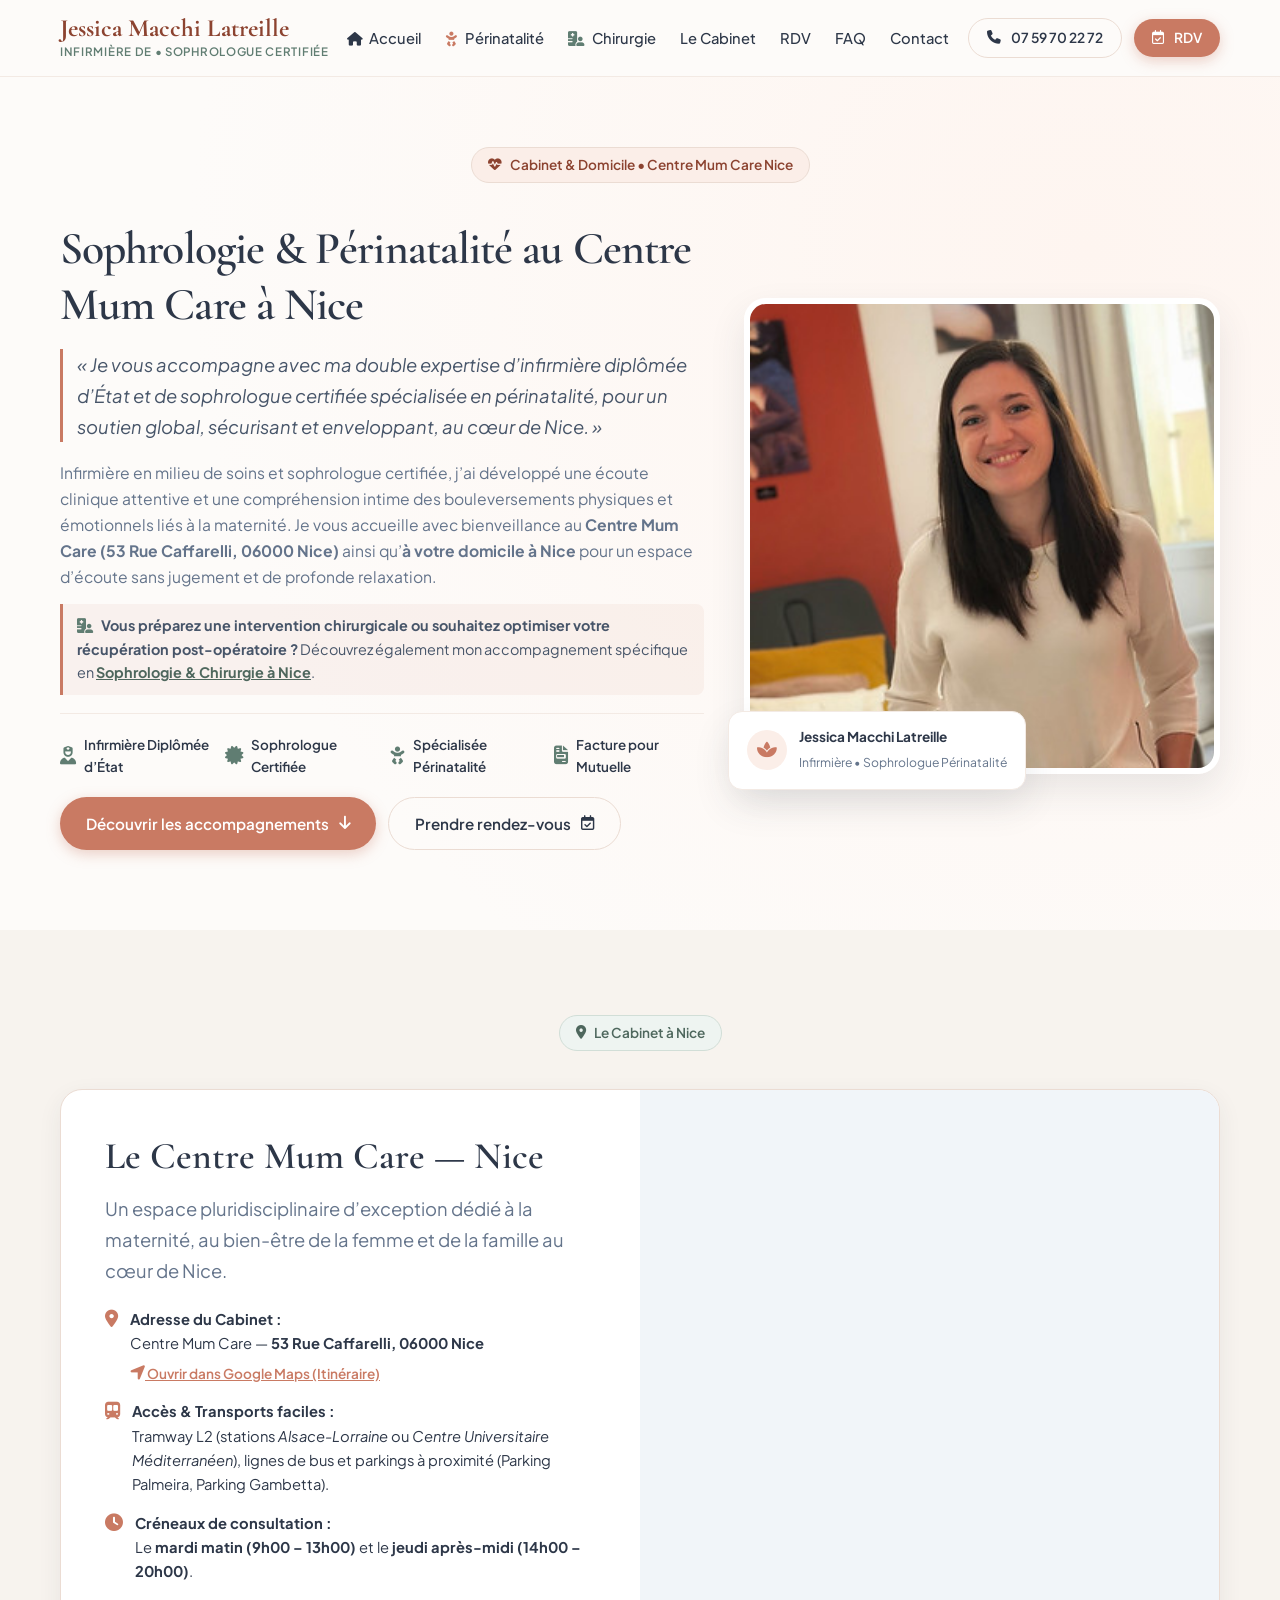
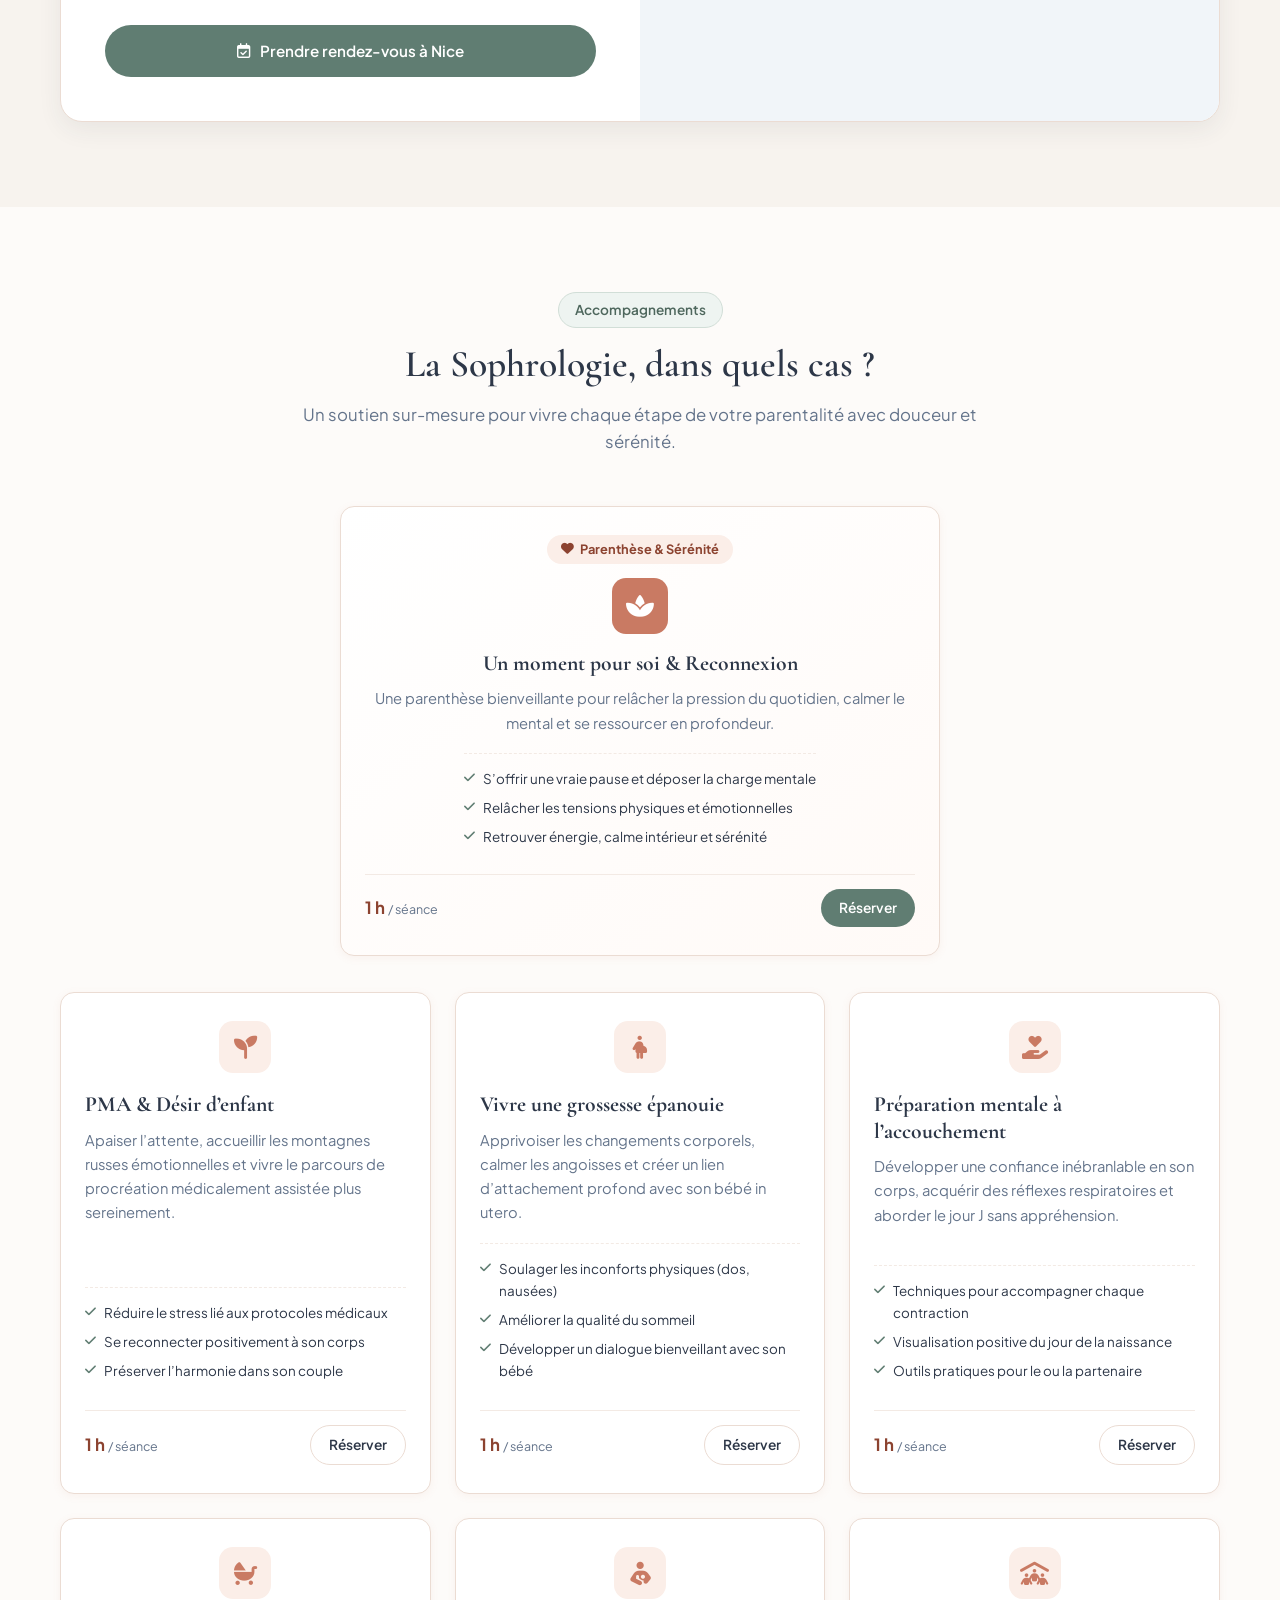
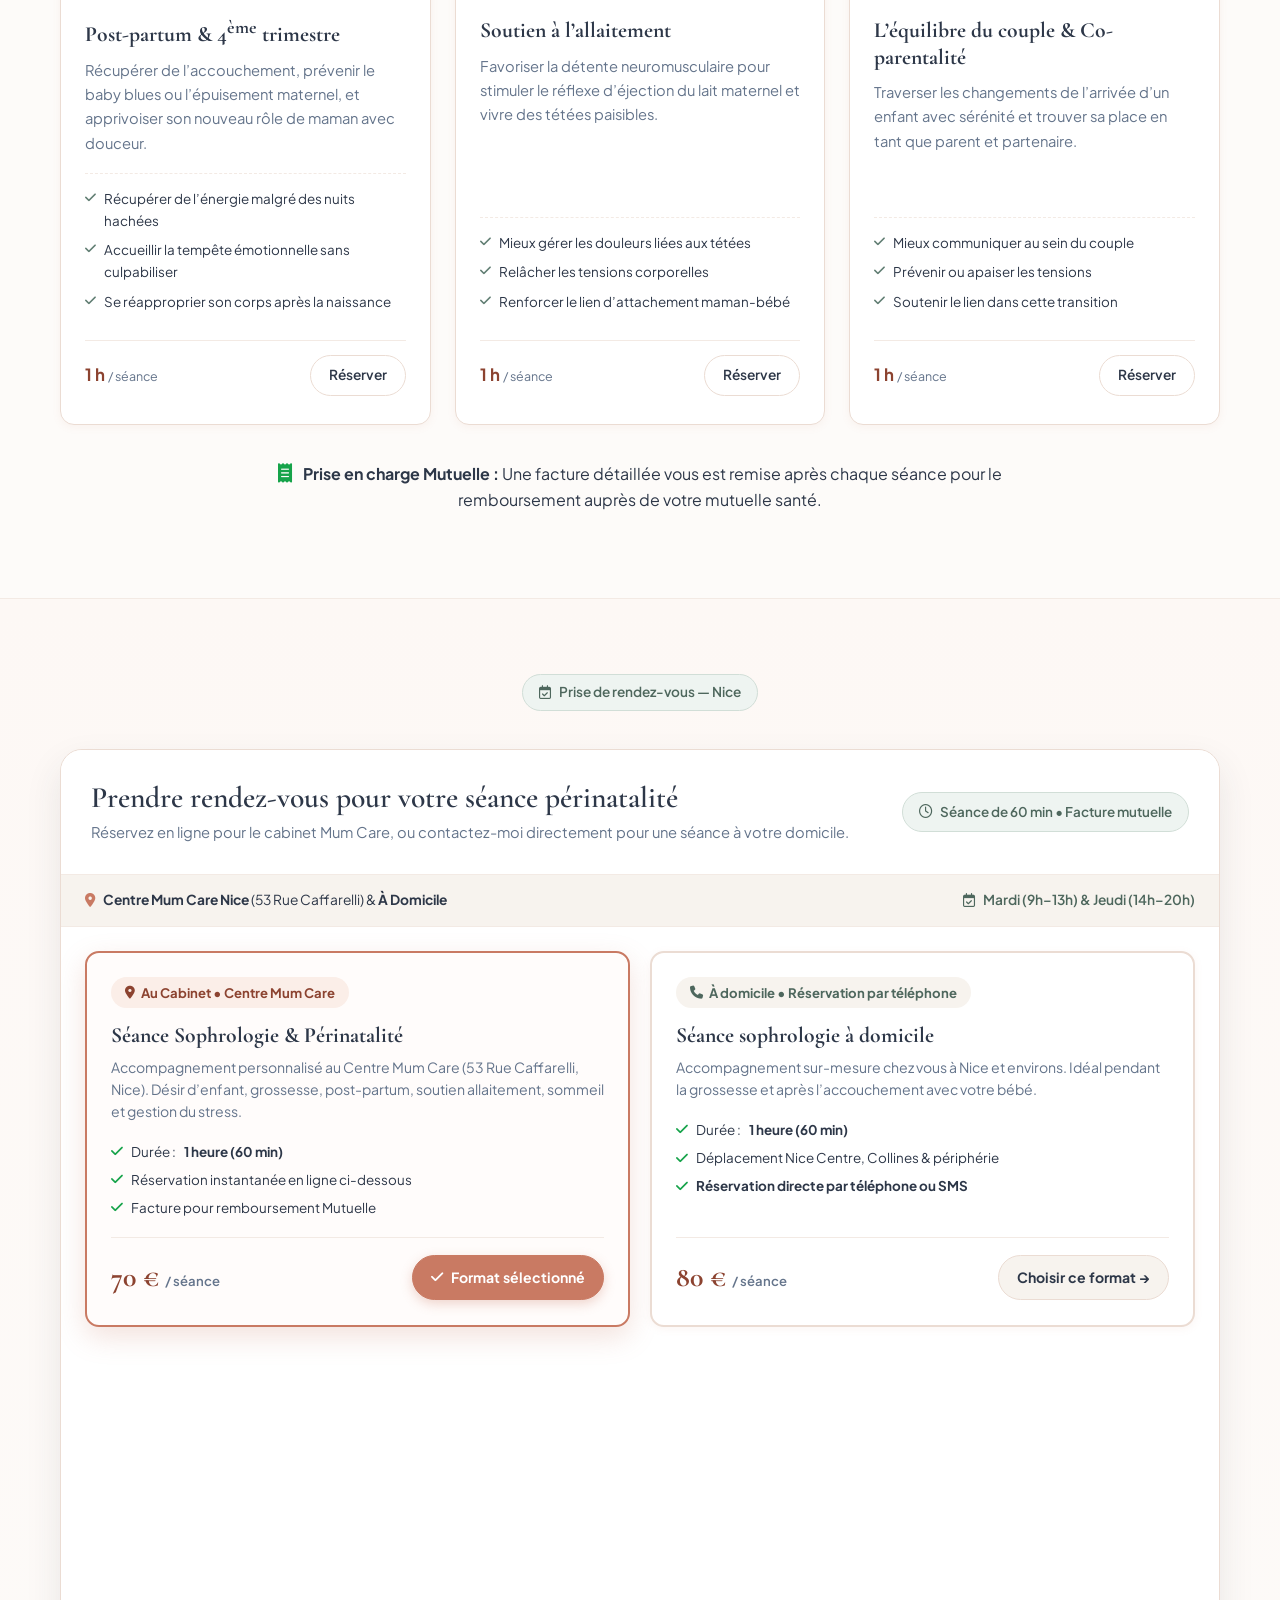
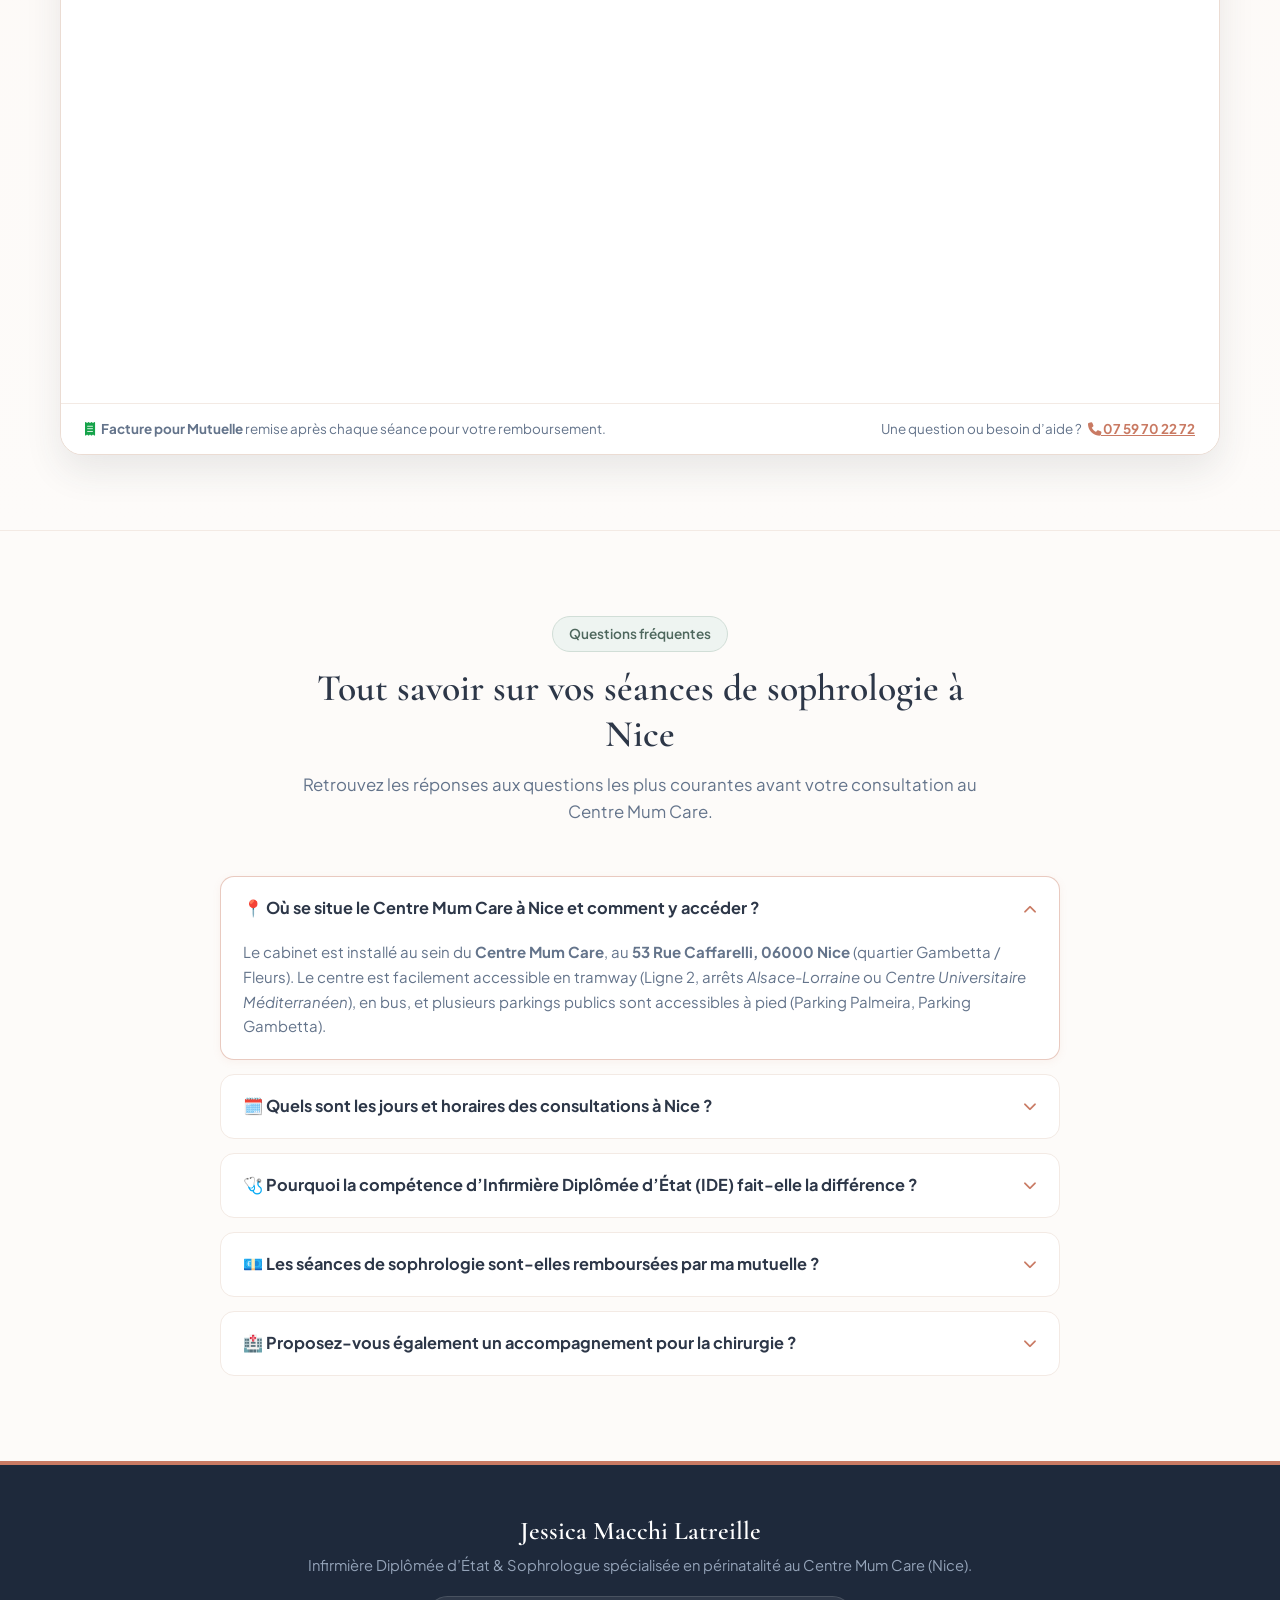
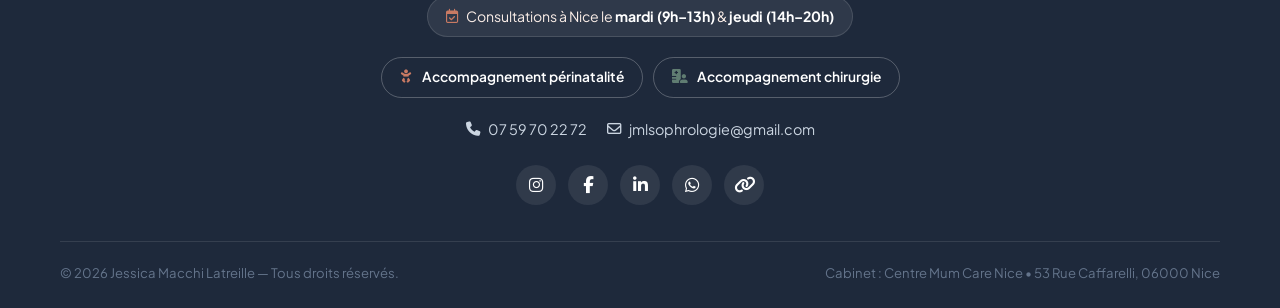
<file: nice.html>
<!DOCTYPE html>
<html lang="fr">
<head>
  <meta charset="UTF-8">
  <meta http-equiv="refresh" content="0; url=perinatalite-nice.html">
  <meta name="robots" content="noindex, follow">
  <link rel="canonical" href="https://www.jmlsophrologie.fr/perinatalite-nice.html">
  <title>Redirection — Sophrologie &amp; Périnatalité Nice</title>
  <script>
    window.location.replace("perinatalite-nice.html");
  </script>
</head>
<body style="font-family: -apple-system, BlinkMacSystemFont, 'Segoe UI', Roboto, sans-serif; text-align: center; padding: 60px 20px; color: #334155; background: #fdfbf9;">
  <h2 style="margin-bottom: 12px; color: #1e293b;">Redirection en cours...</h2>
  <p style="margin-bottom: 18px; color: #64748b;">Vous êtes redirigé vers la page dédiée à la Sophrologie &amp; Périnatalité au Centre Mum Care à Nice.</p>
  <p>Si la page ne se charge pas automatiquement, <a href="perinatalite-nice.html" style="color: #c97a63; font-weight: 700; text-decoration: underline;">cliquez ici pour y accéder directement</a>.</p>
</body>
</html>
</file>
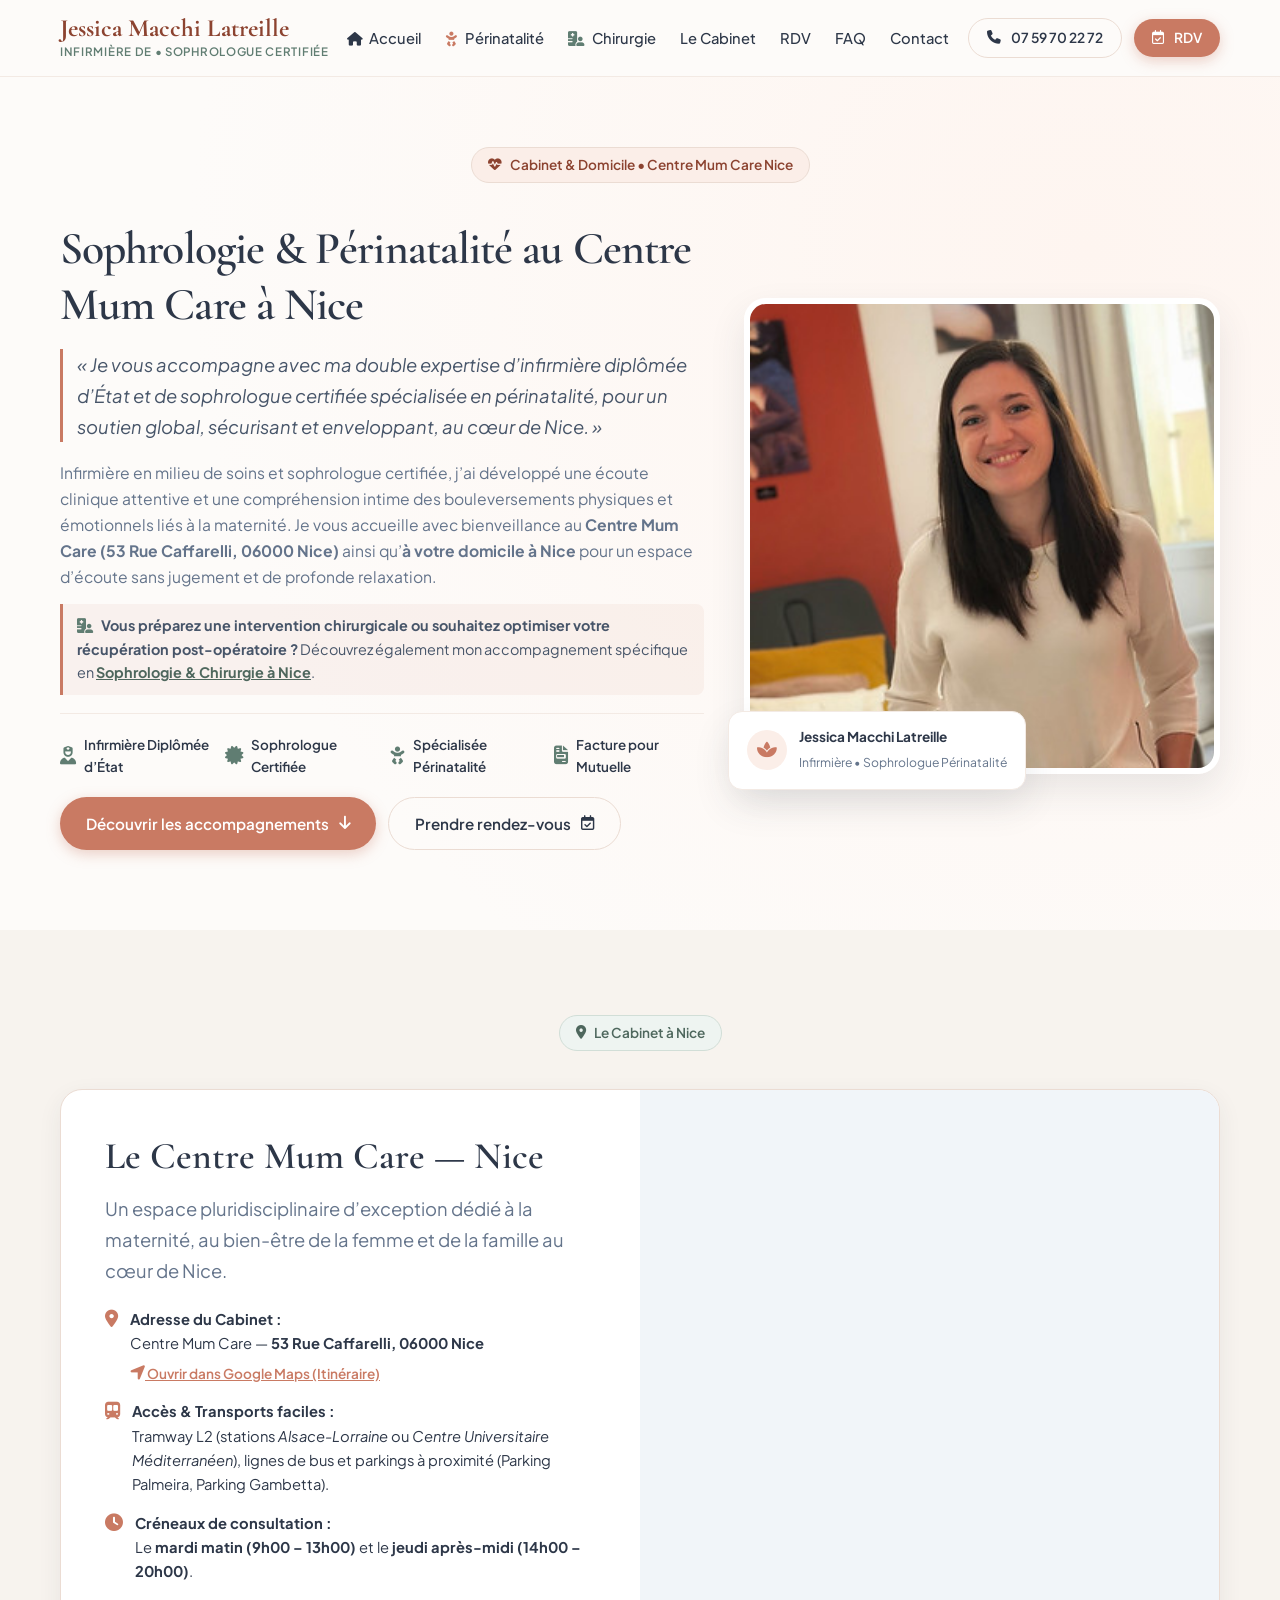
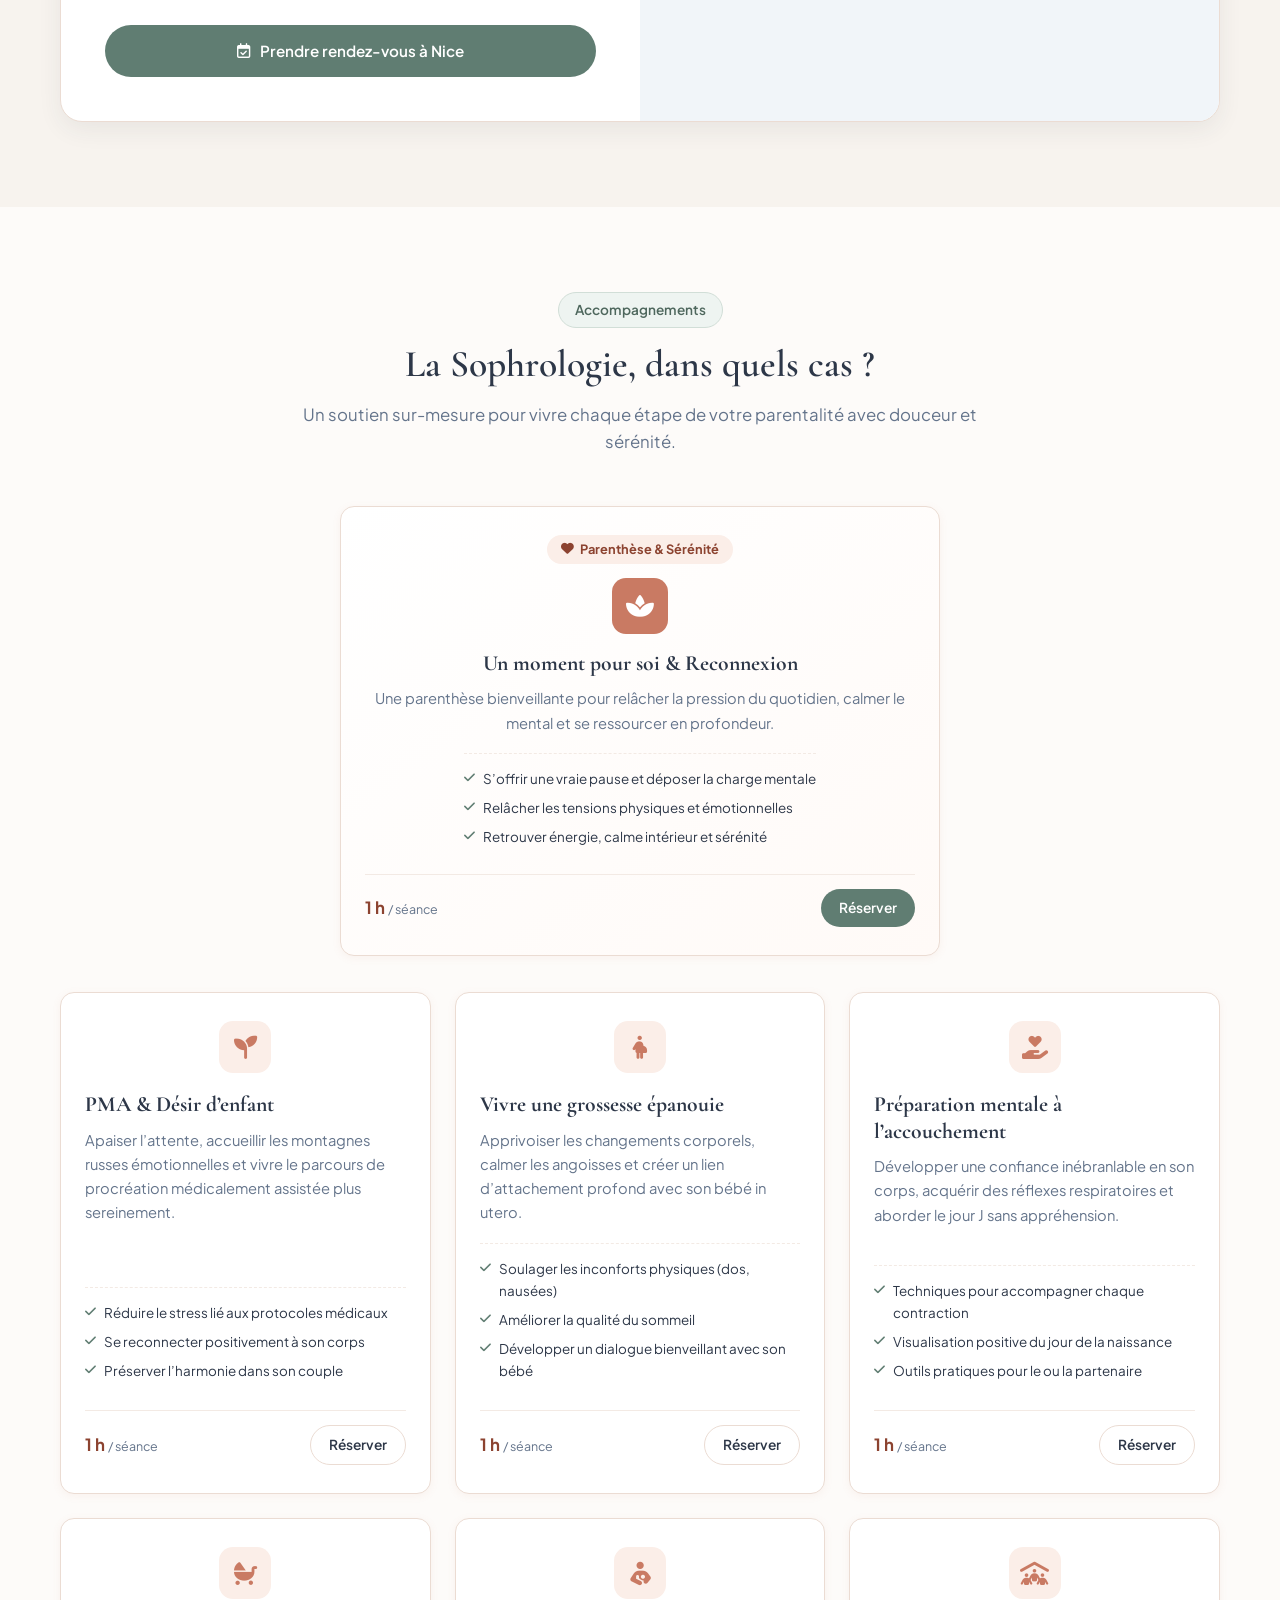
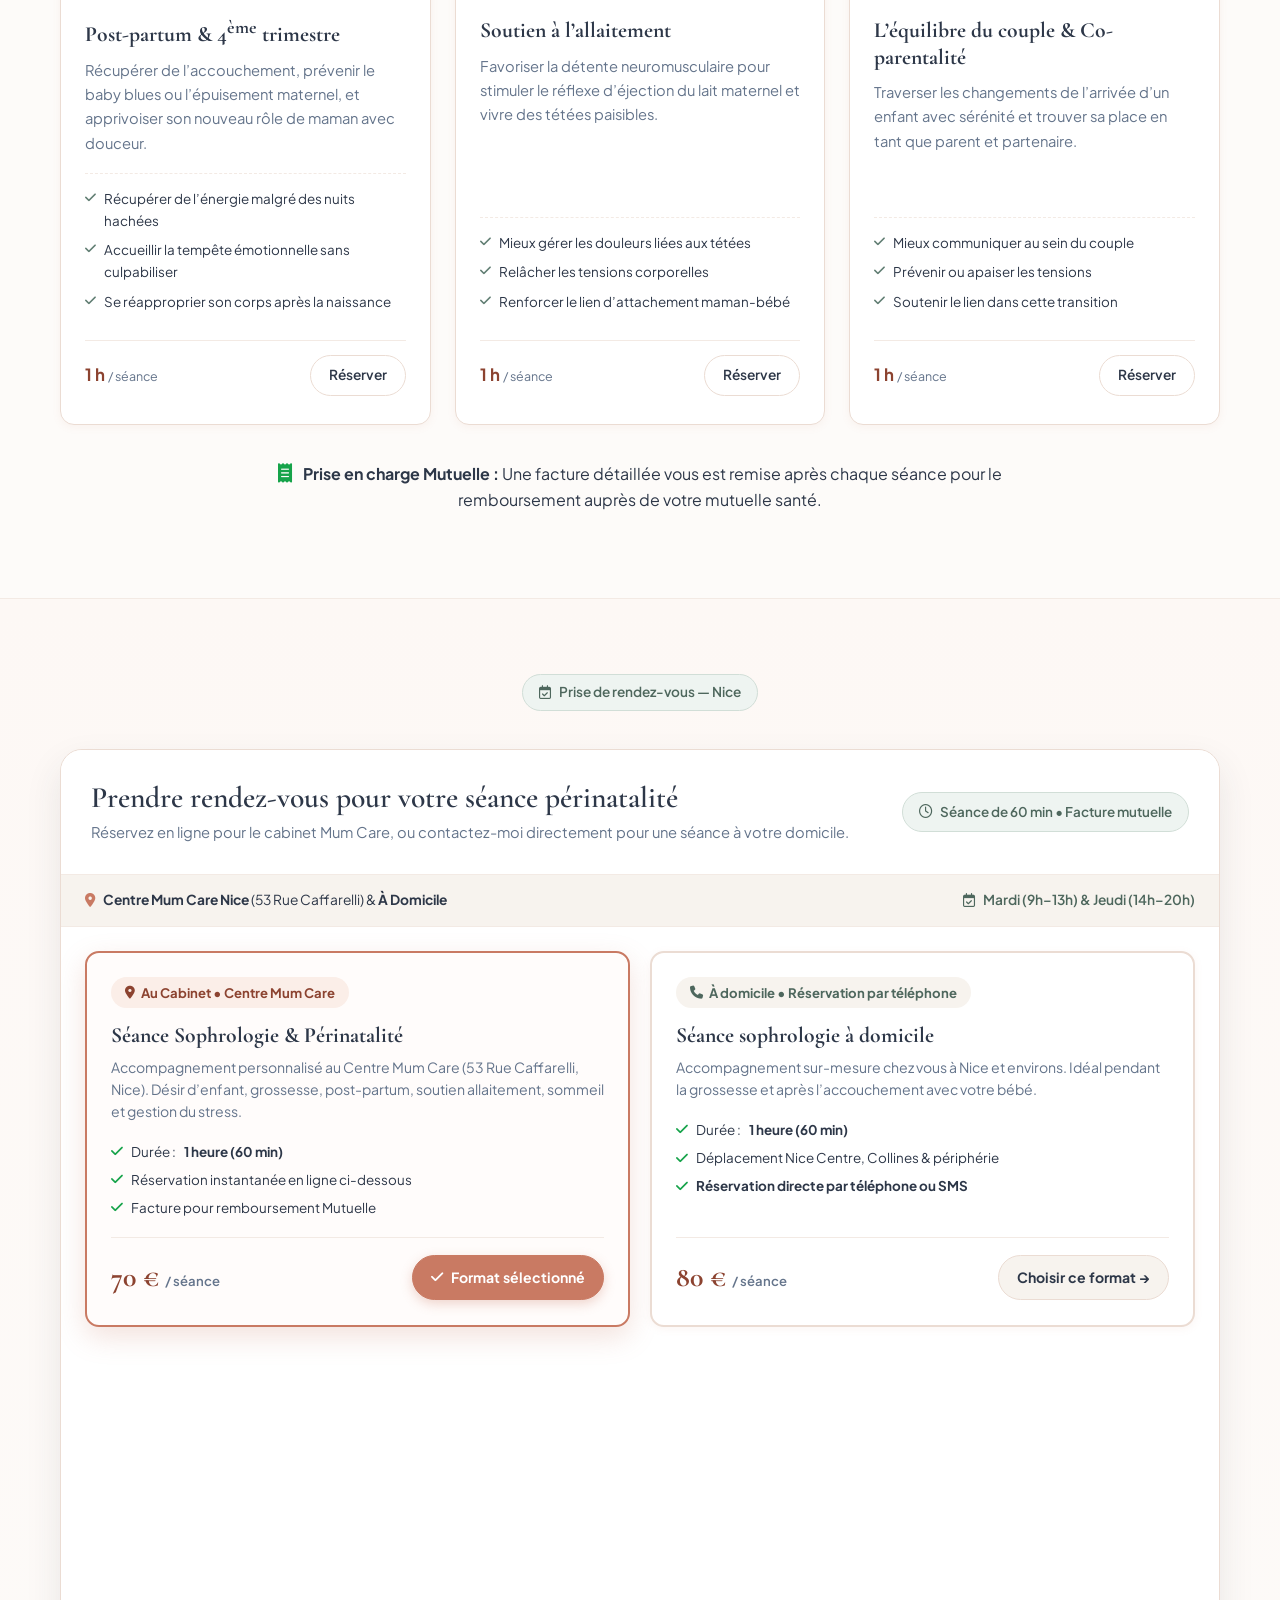
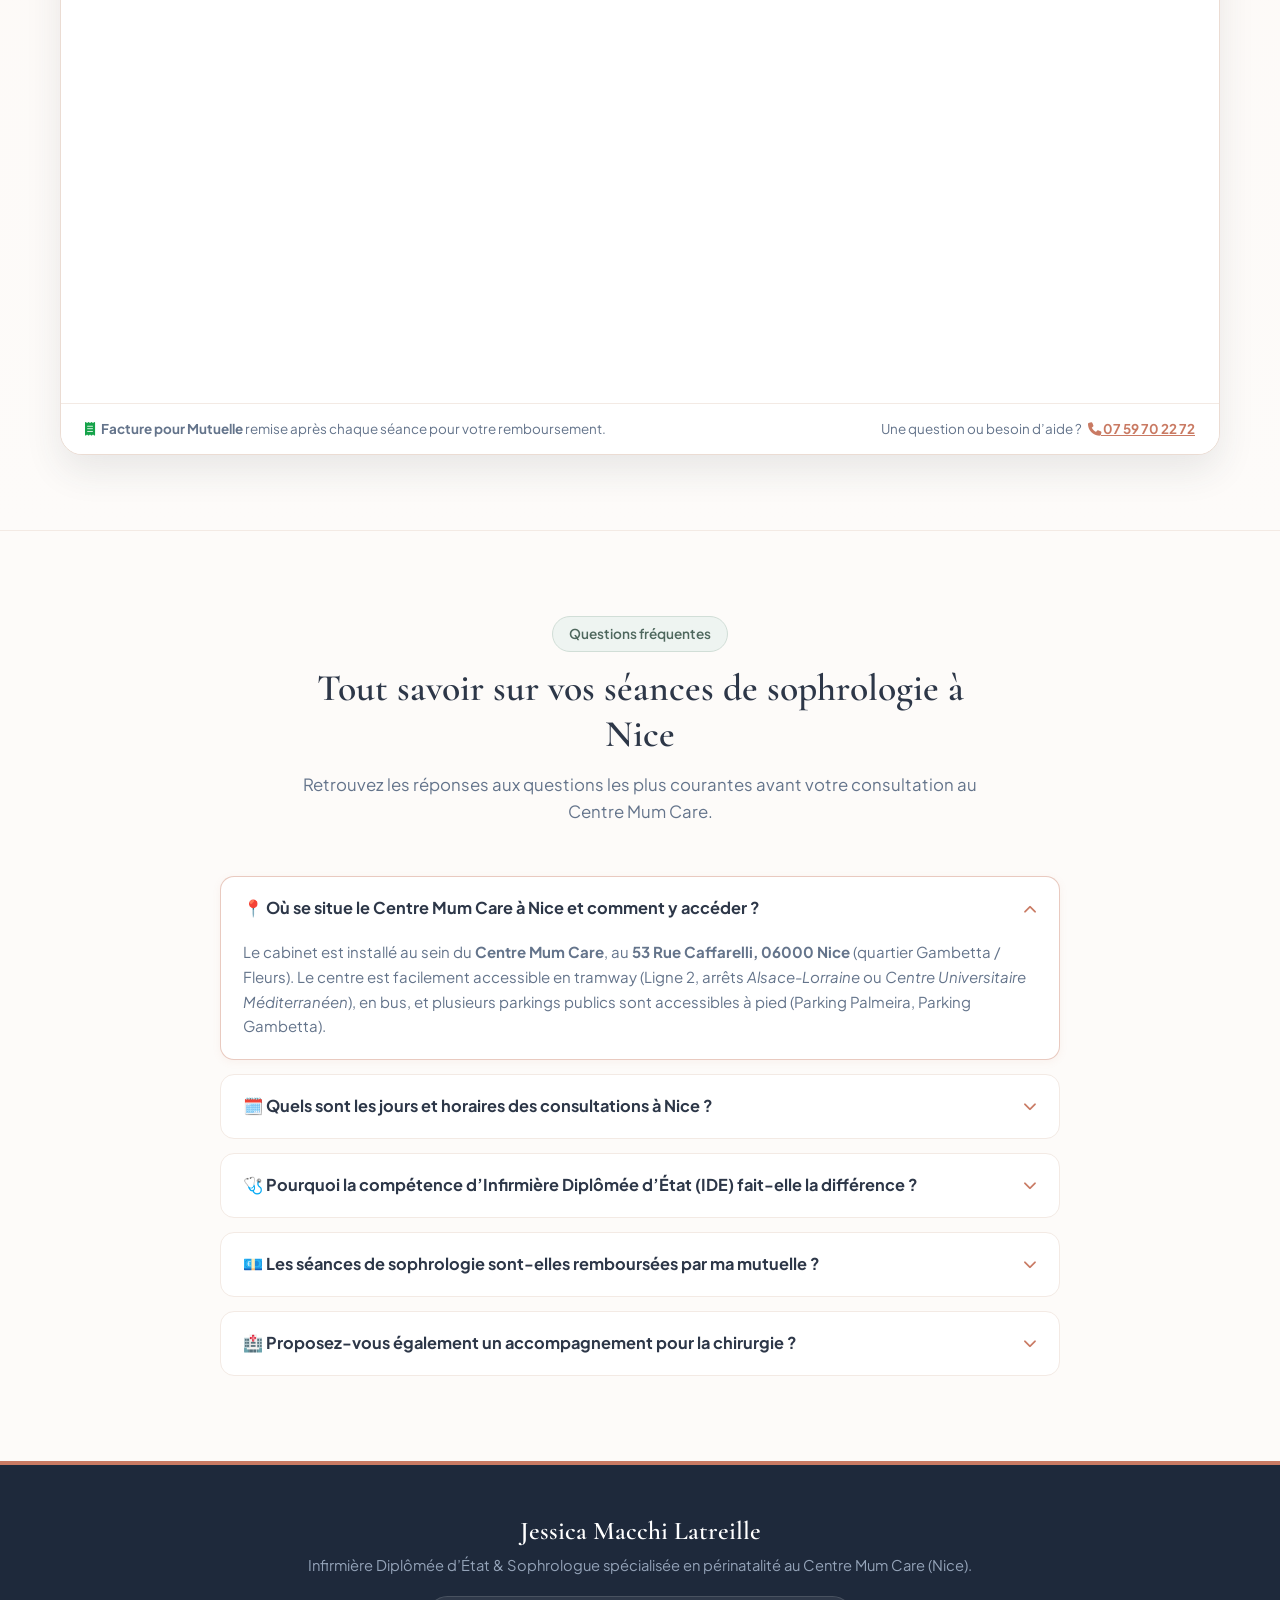
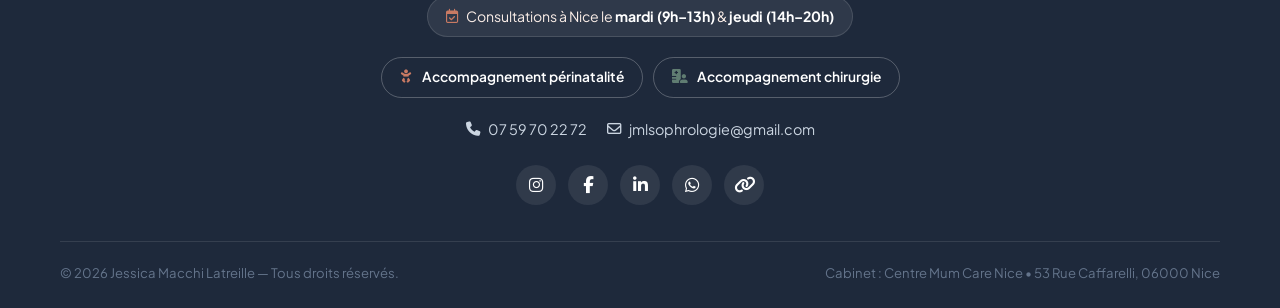
<file: perinatalite-nice.html>
<!DOCTYPE html>
<html lang="fr">
<head>
  <meta charset="UTF-8">
  <meta name="viewport" content="width=device-width, initial-scale=1.0, maximum-scale=5.0">
  <title>Jessica Macchi Latreille | Sophrologie &amp; Périnatalité — Centre Mum Care Nice (06000)</title>
  
  <!-- Favicon & Apple Touch Icon (Fleur de Lotus) -->
  <link rel="icon" type="image/png" sizes="48x48" href="https://www.jmlsophrologie.fr/favicon-48x48.png">
  <link rel="icon" type="image/svg+xml" href="https://www.jmlsophrologie.fr/favicon.svg">
  <link rel="shortcut icon" href="https://www.jmlsophrologie.fr/favicon.ico">
  <link rel="apple-touch-icon" sizes="180x180" href="https://www.jmlsophrologie.fr/apple-touch-icon.png">

  <!-- SEO Meta Tags -->
  <meta name="description" content="Jessica Macchi Latreille, Infirmière Diplômée d’État &amp; Sophrologue Certifiée au Centre Mum Care à Nice (53 Rue Caffarelli, 06000). Spécialisée en périnatalité : désir d'enfant, grossesse, accouchement, post-partum et allaitement. RDV : 07 59 70 22 72.">
  <meta name="keywords" content="Sophrologue Nice, Sophrologue Mum Care Nice, Sophrologue périnatalité Nice, Infirmière Sophrologue Nice, Préparation accouchement Nice, Post-partum Nice, Gestion du stress Nice, Allaitement Nice, Jessica Macchi Latreille, Rue Caffarelli Nice">
  <meta name="author" content="Jessica Macchi Latreille">
  <meta name="robots" content="index, follow, max-snippet:-1, max-image-preview:large, max-video-preview:-1">
  
  <!-- Geo-Targeting (SEO Local Nice / Alpes-Maritimes) -->
  <meta name="geo.region" content="FR-06">
  <meta name="geo.placename" content="Nice">
  <meta name="geo.position" content="43.6974;7.2530">
  <meta name="ICBM" content="43.6974, 7.2530">

  <!-- Canonical & Open Graph URL -->
  <link rel="canonical" href="https://www.jmlsophrologie.fr/perinatalite-nice.html">
  <meta property="og:url" content="https://www.jmlsophrologie.fr/perinatalite-nice.html">

  <!-- Open Graph / Facebook / WhatsApp Preview -->
  <meta property="og:locale" content="fr_FR">
  <meta property="og:type" content="website">
  <meta property="og:title" content="Jessica Macchi Latreille | Sophrologie &amp; Périnatalité — Centre Mum Care Nice">
  <meta property="og:description" content="Cabinet de Sophrologie &amp; Périnatalité au Centre Mum Care à Nice (53 Rue Caffarelli) et à domicile à Nice. Prise de rendez-vous en ligne ou par téléphone.">
  <meta property="og:site_name" content="Jessica Macchi Latreille — Sophrologie &amp; Périnatalité">
  <meta property="og:image" content="https://www.jmlsophrologie.fr/images/jessica_macchi_latreille.jpg">

  <!-- Twitter Card -->
  <meta name="twitter:card" content="summary_large_image">
  <meta name="twitter:title" content="Jessica Macchi Latreille | Sophrologie &amp; Périnatalité — Centre Mum Care Nice">
  <meta name="twitter:description" content="Cabinet de Sophrologie au Centre Mum Care à Nice (53 Rue Caffarelli, 06000 Nice).">
  <meta name="twitter:image" content="https://www.jmlsophrologie.fr/images/jessica_macchi_latreille.jpg">

  <!-- Structured Data : Schema.org JSON-LD (Local Business & FAQ Rich Snippets) -->
  <script type="application/ld+json">
  {
    "@context": "https://schema.org",
    "@graph": [
      {
        "@type": "HealthAndBeautyBusiness",
        "@id": "https://www.jmlsophrologie.fr/perinatalite-nice.html#business",
        "name": "Jessica Macchi Latreille — Sophrologue & Infirmière DE (Centre Mum Care Nice)",
        "description": "Cabinet de Sophrologie et Périnatalité au Centre Mum Care à Nice (53 Rue Caffarelli) et à domicile à Nice.",
        "image": "https://www.jmlsophrologie.fr/images/jessica_macchi_latreille.jpg",
        "telephone": "+33759702272",
        "email": "jmlsophrologie@gmail.com",
        "url": "https://www.jmlsophrologie.fr/perinatalite-nice.html",
        "priceRange": "70€ - 80€",
        "address": {
          "@type": "PostalAddress",
          "streetAddress": "Centre Mum Care, 53 Rue Caffarelli",
          "addressLocality": "Nice",
          "postalCode": "06000",
          "addressRegion": "Provence-Alpes-Côte d'Azur",
          "addressCountry": "FR"
        },
        "geo": {
          "@type": "GeoCoordinates",
          "latitude": 43.6974,
          "longitude": 7.2530
        },
        "openingHoursSpecification": [
          {
            "@type": "OpeningHoursSpecification",
            "dayOfWeek": ["Tuesday"],
            "opens": "09:00",
            "closes": "13:00"
          },
          {
            "@type": "OpeningHoursSpecification",
            "dayOfWeek": ["Thursday"],
            "opens": "14:00",
            "closes": "20:00"
          }
        ],
        "areaServed": [
          {"@type": "AdministrativeArea", "name": "Nice (06000)"},
          {"@type": "AdministrativeArea", "name": "Nice Gambetta / Fleurs"},
          {"@type": "AdministrativeArea", "name": "Nice Métropole"}
        ],
        "sameAs": [
          "https://www.instagram.com/jml.sophro",
          "https://www.facebook.com/jml.sophro",
          "https://fr.linkedin.com/in/jessica-latreille-36a35339a",
          "https://linktr.ee/jmlsophrologie"
        ]
      },
      {
        "@type": "BreadcrumbList",
        "@id": "https://www.jmlsophrologie.fr/perinatalite-nice.html#breadcrumb",
        "itemListElement": [
          {
            "@type": "ListItem",
            "position": 1,
            "name": "Accueil",
            "item": "https://www.jmlsophrologie.fr/"
          },
          {
            "@type": "ListItem",
            "position": 2,
            "name": "Sophrologie & Périnatalité Nice",
            "item": "https://www.jmlsophrologie.fr/perinatalite-nice.html"
          }
        ]
      },
      {
        "@type": "FAQPage",
        "mainEntity": [
          {
            "@type": "Question",
            "name": "Où se situe le cabinet de sophrologie au Centre Mum Care à Nice et comment y accéder ?",
            "acceptedAnswer": {
              "@type": "Answer",
              "text": "Le cabinet est situé au Centre Mum Care, au 53 Rue Caffarelli, 06000 Nice (quartier Gambetta / Fleurs). Il est facilement accessible en Tramway L2 (arrêts Alsace-Lorraine ou Centre Universitaire Méditerranéen), en bus, et bénéficie de parkings à proximité (Parking Palmeira, Parking Gambetta)."
            }
          },
          {
            "@type": "Question",
            "name": "Quels sont les jours et horaires des consultations à Nice ?",
            "acceptedAnswer": {
              "@type": "Answer",
              "text": "Les consultations au Centre Mum Care à Nice ont lieu le mardi matin de 09h00 à 13h00 et le jeudi après-midi de 14h00 à 20h00, sur rendez-vous en ligne via Cal.com pour le cabinet ou par téléphone au 07 59 70 22 72 pour le domicile."
            }
          },
          {
            "@type": "Question",
            "name": "Pourquoi la double casquette d’Infirmière Diplômée d’État (IDE) fait-elle la différence ?",
            "acceptedAnswer": {
              "@type": "Answer",
              "text": "En tant qu’Infirmière Diplômée d’État et sophrologue certifiée, Jessica Macchi Latreille allie rigueur clinique médicale, écoute sans jugement et déontologie soignante aux bienfaits de la sophrologie, pour un accompagnement rassurant et parfaitement complémentaire au suivi de votre sage-femme ou médecin."
            }
          },
          {
            "@type": "Question",
            "name": "Les séances de sophrologie sont-elles remboursées par ma mutuelle ?",
            "acceptedAnswer": {
              "@type": "Answer",
              "text": "Oui, de très nombreuses mutuelles et assurances santé prennent en charge les séances de sophrologie au titre de leur forfait médecines douces / bien-être / maternité. Une facture nominative acquittée vous est délivrée après chaque séance."
            }
          },
          {
            "@type": "Question",
            "name": "Proposez-vous également un accompagnement en sophrologie pour la chirurgie ?",
            "acceptedAnswer": {
              "@type": "Answer",
              "text": "Oui, en plus de la périnatalité, Jessica Macchi Latreille propose un accompagnement sophrologique spécifique à la chirurgie (préparation à l’intervention, gestion du stress opératoire, suites post-opératoires et confiance corporelle) au Centre Mum Care à Nice et à domicile."
            }
          }
        ]
      }
    ]
  }
  </script>

  <!-- Google Fonts -->
  <link rel="preconnect" href="https://fonts.googleapis.com">
  <link rel="preconnect" href="https://fonts.gstatic.com" crossorigin>
  <link href="https://fonts.googleapis.com/css2?family=Cormorant+Garamond:ital,wght@0,400;0,600;0,700;1,400;1,600&family=Plus+Jakarta+Sans:wght@400;500;600;700;800&display=swap" rel="stylesheet">
  
  <!-- Font Awesome Icons -->
  <link rel="stylesheet" href="https://cdnjs.cloudflare.com/ajax/libs/font-awesome/6.5.1/css/all.min.css">
  
  <!-- Custom Styles -->
  <link rel="stylesheet" href="css/style.css?v=2.2">
</head>
<body>

  <!-- ==========================================================================
       HEADER & NAVIGATION
       ========================================================================== -->
  <header class="site-header">
    <div class="container nav-wrap">
      <a href="./" class="brand-logo">
        <span class="brand-name">Jessica Macchi Latreille</span>
        <span class="brand-sub">Infirmière DE • Sophrologue Certifiée</span>
      </a>

      <nav class="nav-links" id="nav-links-menu">
        <a href="./" class="nav-link"><i class="fa-solid fa-house" style="font-size: 0.85rem; margin-right: 4px;"></i> Accueil</a>
        <a href="#accompagnements" class="nav-link active"><i class="fa-solid fa-baby" style="color: var(--primary); margin-right: 4px;"></i> Périnatalité</a>
        <a href="chirurgie-nice.html" class="nav-link"><i class="fa-solid fa-hospital-user" style="color: var(--secondary); margin-right: 4px;"></i> Chirurgie</a>
        <a href="#centre" class="nav-link">Le Cabinet</a>
        <a href="#rdv" class="nav-link">RDV</a>
        <a href="#faq" class="nav-link">FAQ</a>
        <a href="#contact" class="nav-link">Contact</a>
      </nav>

      <div class="nav-actions">
        <a href="tel:0759702272" class="btn btn-outline btn-sm btn-phone-header" title="Appeler le 07 59 70 22 72">
          <i class="fa-solid fa-phone"></i> <span class="nav-phone-text">07&nbsp;59&nbsp;70&nbsp;22&nbsp;72</span>
        </a>
        <a href="#rdv" class="btn btn-primary btn-sm">
          <i class="fa-regular fa-calendar-check"></i> RDV
        </a>
        <button class="mobile-toggle" id="mobile-toggle" aria-label="Ouvrir le menu">
          <i class="fa-solid fa-bars" id="toggle-icon"></i>
        </button>
      </div>
    </div>
  </header>

  <!-- ==========================================================================
       SECTION 1 : HERO & PRÉSENTATION PÉRINATALITÉ
       ========================================================================== -->
  <section class="hero-section" id="presentation">
    <div class="container">
      <div style="text-align: center; margin-bottom: 24px;">
        <div class="pill">
          <i class="fa-solid fa-heart-pulse"></i> Cabinet &amp; Domicile • Centre Mum Care Nice
        </div>
      </div>

      <div class="hero-grid">
        <div class="hero-content">
          <h1>Sophrologie &amp; Périnatalité au Centre Mum Care à Nice</h1>
          
          <p class="lead" style="font-style: italic; color: #475569; border-left: 3px solid var(--primary); padding-left: 14px; margin-bottom: 18px;">
            «&nbsp;Je vous accompagne avec ma double expertise d’infirmière diplômée d’État et de sophrologue certifiée spécialisée en périnatalité, pour un soutien global, sécurisant et enveloppant, au cœur de Nice.&nbsp;»
          </p>

          <p style="color: var(--text-muted); font-size: 0.98rem; line-height: 1.65; margin-bottom: 14px;">
            Infirmière en milieu de soins et sophrologue certifiée, j’ai développé une écoute clinique attentive et une compréhension intime des bouleversements physiques et émotionnels liés à la maternité. Je vous accueille avec bienveillance au <strong>Centre Mum Care (53&nbsp;Rue Caffarelli, 06000 Nice)</strong> ainsi qu’<strong>à votre domicile à Nice</strong> pour un espace d’écoute sans jugement et de profonde relaxation.
          </p>

          <div style="background: rgba(201, 122, 99, 0.08); border-left: 3px solid var(--primary); padding: 10px 14px; border-radius: 0 var(--radius-sm) var(--radius-sm) 0; margin-bottom: 18px; font-size: 0.9rem; color: #475569;">
            <i class="fa-solid fa-hospital-user" style="color: var(--secondary); margin-right: 6px;"></i>
            <strong>Vous préparez une intervention chirurgicale ou souhaitez optimiser votre récupération post-opératoire&nbsp;?</strong> Découvrez également mon accompagnement spécifique en <a href="chirurgie-nice.html" style="color: var(--secondary-hover); font-weight: 700; text-decoration: underline;">Sophrologie &amp; Chirurgie à Nice</a>.
          </div>

          <div class="trust-badges">
            <div class="trust-item">
              <i class="fa-solid fa-user-nurse"></i>
              <span>Infirmière Diplômée d’État</span>
            </div>
            <div class="trust-item">
              <i class="fa-solid fa-certificate"></i>
              <span>Sophrologue Certifiée</span>
            </div>
            <div class="trust-item">
              <i class="fa-solid fa-baby"></i>
              <span>Spécialisée Périnatalité</span>
            </div>
            <div class="trust-item">
              <i class="fa-solid fa-file-invoice"></i>
              <span>Facture pour Mutuelle</span>
            </div>
          </div>

          <div class="hero-buttons">
            <a href="#accompagnements" class="btn btn-primary">
              Découvrir les accompagnements <i class="fa-solid fa-arrow-down"></i>
            </a>
            <a href="#rdv" class="btn btn-outline">
              Prendre rendez-vous <i class="fa-regular fa-calendar-check"></i>
            </a>
          </div>
        </div>

        <div class="hero-visual">
          <div class="hero-image-wrap">
            <img src="images/jessica_macchi_latreille.jpg" alt="Jessica Macchi Latreille - Infirmière et Sophrologue à Nice" loading="eager">
          </div>
          <div class="hero-floating-card">
            <div class="floating-icon">
              <i class="fa-solid fa-spa"></i>
            </div>
            <div class="floating-text">
              <strong>Jessica Macchi Latreille</strong>
              <span>Infirmière • Sophrologue Périnatalité</span>
            </div>
          </div>
        </div>
      </div>
    </div>
  </section>

  <!-- ==========================================================================
       SECTION 2 : LE LIEU — CENTRE MUM CARE NICE (#CENTRE)
       ========================================================================== -->
  <section class="section bg-subtle" id="centre">
    <div class="container">
      <div style="text-align: center; margin-bottom: 24px;">
        <div class="pill pill-sage">
          <i class="fa-solid fa-location-dot"></i> Le Cabinet à Nice
        </div>
      </div>

      <div class="location-card">
        <div class="location-info">
          <h2>Le Centre Mum Care — Nice</h2>
          <p class="lead">Un espace pluridisciplinaire d’exception dédié à la maternité, au bien-être de la femme et de la famille au cœur de Nice.</p>
          
          <div class="location-details">
            <div class="loc-item">
              <i class="fa-solid fa-location-dot"></i>
              <div>
                <strong>Adresse du Cabinet&nbsp;:</strong><br>
                Centre Mum Care — <strong>53&nbsp;Rue Caffarelli, 06000 Nice</strong>
                <div style="margin-top: 6px;">
                  <a href="https://maps.app.goo.gl/QDfZp6C5DgSXMuNt5" target="_blank" rel="noopener" style="font-size: 0.85rem; color: var(--primary); font-weight: 600; text-decoration: underline;">
                    <i class="fa-solid fa-location-arrow"></i> Ouvrir dans Google Maps (Itinéraire)
                  </a>
                </div>
              </div>
            </div>

            <div class="loc-item">
              <i class="fa-solid fa-train-subway"></i>
              <div>
                <strong>Accès &amp; Transports faciles&nbsp;:</strong><br>
                Tramway L2 (stations <em>Alsace-Lorraine</em> ou <em>Centre Universitaire Méditerranéen</em>), lignes de bus et parkings à proximité (Parking Palmeira, Parking Gambetta).
              </div>
            </div>

            <div class="loc-item">
              <i class="fa-solid fa-clock"></i>
              <div>
                <strong>Créneaux de consultation&nbsp;:</strong><br>
                Le <strong>mardi matin (9h00 – 13h00)</strong> et le <strong>jeudi après-midi (14h00 – 20h00)</strong>.
              </div>
            </div>
          </div>

          <a href="#rdv" class="btn btn-secondary">
            <i class="fa-regular fa-calendar-check"></i> Prendre rendez-vous à Nice
          </a>
        </div>

        <div class="location-map-wrap">
          <iframe 
            src="https://maps.google.com/maps?q=Centre+Mum+Care,+53+Rue+Caffarelli,+06000+Nice&amp;t=&amp;z=16&amp;ie=UTF8&amp;iwloc=&amp;output=embed" 
            allowfullscreen="" 
            loading="lazy" 
            referrerpolicy="no-referrer-when-downgrade"
            title="Plan d’accès au Centre Mum Care Nice">
          </iframe>
        </div>
      </div>
    </div>
  </section>

  <!-- ==========================================================================
       SECTION 3 : ACCOMPAGNEMENTS PÉRINATALITÉ (#ACCOMPAGNEMENTS)
       ========================================================================== -->
  <section class="section" id="accompagnements">
    <div class="container">
      <div class="section-header">
        <div class="pill pill-sage">Accompagnements</div>
        <h2>La Sophrologie, dans quels cas&nbsp;?</h2>
        <p class="section-sub">Un soutien sur-mesure pour vivre chaque étape de votre parentalité avec douceur et sérénité.</p>
      </div>

      <!-- 0. Tuile Vedette : Un Moment pour Soi (Centrée) -->
      <div class="service-featured-wrap">
        <div class="service-card service-card-featured">
          <div class="service-featured-badge">
            <i class="fa-solid fa-heart"></i> Parenthèse &amp; Sérénité
          </div>
          <div class="service-icon">
            <i class="fa-solid fa-spa"></i>
          </div>
          <h3>Un moment pour soi &amp; Reconnexion</h3>
          <p>Une parenthèse bienveillante pour relâcher la pression du quotidien, calmer le mental et se ressourcer en profondeur.</p>
          <ul class="service-benefits">
            <li><i class="fa-solid fa-check"></i> S’offrir une vraie pause et déposer la charge mentale</li>
            <li><i class="fa-solid fa-check"></i> Relâcher les tensions physiques et émotionnelles</li>
            <li><i class="fa-solid fa-check"></i> Retrouver énergie, calme intérieur et sérénité</li>
          </ul>
          <div class="service-footer">
            <span class="service-price">1&nbsp;h <span>/ séance</span></span>
            <a href="#rdv" class="btn btn-secondary btn-sm">Réserver</a>
          </div>
        </div>
      </div>

      <!-- Grille des 6 accompagnements thématiques -->
      <div class="services-grid">
        
        <!-- 1. Désir d'enfant -->
        <div class="service-card">
          <div class="service-icon">
            <i class="fa-solid fa-seedling"></i>
          </div>
          <h3>PMA &amp; Désir d’enfant</h3>
          <p>Apaiser l’attente, accueillir les montagnes russes émotionnelles et vivre le parcours de procréation médicalement assistée plus sereinement.</p>
          <ul class="service-benefits">
            <li><i class="fa-solid fa-check"></i> Réduire le stress lié aux protocoles médicaux</li>
            <li><i class="fa-solid fa-check"></i> Se reconnecter positivement à son corps</li>
            <li><i class="fa-solid fa-check"></i> Préserver l’harmonie dans son couple</li>
          </ul>
          <div class="service-footer">
            <span class="service-price">1&nbsp;h <span>/ séance</span></span>
            <a href="#rdv" class="btn btn-outline btn-sm">Réserver</a>
          </div>
        </div>

        <!-- 2. Grossesse -->
        <div class="service-card">
          <div class="service-icon">
            <i class="fa-solid fa-person-pregnant"></i>
          </div>
          <h3>Vivre une grossesse épanouie</h3>
          <p>Apprivoiser les changements corporels, calmer les angoisses et créer un lien d’attachement profond avec son bébé in utero.</p>
          <ul class="service-benefits">
            <li><i class="fa-solid fa-check"></i> Soulager les inconforts physiques (dos, nausées)</li>
            <li><i class="fa-solid fa-check"></i> Améliorer la qualité du sommeil</li>
            <li><i class="fa-solid fa-check"></i> Développer un dialogue bienveillant avec son bébé</li>
          </ul>
          <div class="service-footer">
            <span class="service-price">1&nbsp;h <span>/ séance</span></span>
            <a href="#rdv" class="btn btn-outline btn-sm">Réserver</a>
          </div>
        </div>

        <!-- 3. Préparation Accouchement -->
        <div class="service-card">
          <div class="service-icon">
            <i class="fa-solid fa-hand-holding-heart"></i>
          </div>
          <h3>Préparation mentale à l’accouchement</h3>
          <p>Développer une confiance inébranlable en son corps, acquérir des réflexes respiratoires et aborder le jour J sans appréhension.</p>
          <ul class="service-benefits">
            <li><i class="fa-solid fa-check"></i> Techniques pour accompagner chaque contraction</li>
            <li><i class="fa-solid fa-check"></i> Visualisation positive du jour de la naissance</li>
            <li><i class="fa-solid fa-check"></i> Outils pratiques pour le ou la partenaire</li>
          </ul>
          <div class="service-footer">
            <span class="service-price">1&nbsp;h <span>/ séance</span></span>
            <a href="#rdv" class="btn btn-outline btn-sm">Réserver</a>
          </div>
        </div>

        <!-- 4. Post-Partum -->
        <div class="service-card">
          <div class="service-icon">
            <i class="fa-solid fa-baby-carriage"></i>
          </div>
          <h3>Post-partum &amp; 4<sup>ème</sup> trimestre</h3>
          <p>Récupérer de l’accouchement, prévenir le baby blues ou l’épuisement maternel, et apprivoiser son nouveau rôle de maman avec douceur.</p>
          <ul class="service-benefits">
            <li><i class="fa-solid fa-check"></i> Récupérer de l’énergie malgré des nuits hachées</li>
            <li><i class="fa-solid fa-check"></i> Accueillir la tempête émotionnelle sans culpabiliser</li>
            <li><i class="fa-solid fa-check"></i> Se réapproprier son corps après la naissance</li>
          </ul>
          <div class="service-footer">
            <span class="service-price">1&nbsp;h <span>/ séance</span></span>
            <a href="#rdv" class="btn btn-outline btn-sm">Réserver</a>
          </div>
        </div>

        <!-- 5. Allaitement -->
        <div class="service-card">
          <div class="service-icon">
            <i class="fa-solid fa-person-breastfeeding"></i>
          </div>
          <h3>Soutien à l’allaitement</h3>
          <p>Favoriser la détente neuromusculaire pour stimuler le réflexe d’éjection du lait maternel et vivre des tétées paisibles.</p>
          <ul class="service-benefits">
            <li><i class="fa-solid fa-check"></i> Mieux gérer les douleurs liées aux tétées</li>
            <li><i class="fa-solid fa-check"></i> Relâcher les tensions corporelles</li>
            <li><i class="fa-solid fa-check"></i> Renforcer le lien d’attachement maman-bébé</li>
          </ul>
          <div class="service-footer">
            <span class="service-price">1&nbsp;h <span>/ séance</span></span>
            <a href="#rdv" class="btn btn-outline btn-sm">Réserver</a>
          </div>
        </div>

        <!-- 6. Équilibre du Couple -->
        <div class="service-card">
          <div class="service-icon">
            <i class="fa-solid fa-people-roof"></i>
          </div>
          <h3>L’équilibre du couple &amp; Co-parentalité</h3>
          <p>Traverser les changements de l’arrivée d’un enfant avec sérénité et trouver sa place en tant que parent et partenaire.</p>
          <ul class="service-benefits">
            <li><i class="fa-solid fa-check"></i> Mieux communiquer au sein du couple</li>
            <li><i class="fa-solid fa-check"></i> Prévenir ou apaiser les tensions</li>
            <li><i class="fa-solid fa-check"></i> Soutenir le lien dans cette transition</li>
          </ul>
          <div class="service-footer">
            <span class="service-price">1&nbsp;h <span>/ séance</span></span>
            <a href="#rdv" class="btn btn-outline btn-sm">Réserver</a>
          </div>
        </div>

      </div>

      <div class="highlight-box success" style="max-width: 800px; margin: 36px auto 0; text-align: center;">
        <i class="fa-solid fa-receipt" style="color: #16a34a; font-size: 1.2rem; margin-right: 8px;"></i>
        <strong>Prise en charge Mutuelle&nbsp;:</strong> Une facture détaillée vous est remise après chaque séance pour le remboursement auprès de votre mutuelle santé.
      </div>
    </div>
  </section>

  <!-- ==========================================================================
       SECTION 4 : PRISE DE RENDEZ-VOUS HYBRIDE (#RDV)
       ========================================================================== -->
  <section class="booking-section" id="rdv">
    <div class="container">
      <div style="text-align: center; margin-bottom: 24px;">
        <div class="pill pill-sage">
          <i class="fa-regular fa-calendar-check"></i> Prise de rendez-vous — Nice
        </div>
      </div>

      <div class="booking-wrapper">
        
        <div class="booking-header">
          <div class="booking-title-group">
            <h2>Prendre rendez-vous pour votre séance périnatalité</h2>
            <p>Réservez en ligne pour le cabinet Mum Care, ou contactez-moi directement pour une séance à votre domicile.</p>
          </div>
          <div class="booking-info-pill">
            <i class="fa-regular fa-clock"></i> Séance de 60&nbsp;min • Facture mutuelle
          </div>
        </div>

        <!-- Bandeau d'information & lieu -->
        <div style="background: var(--bg-subtle); padding: 14px 24px; border-bottom: 1px solid var(--border-light); display: flex; flex-wrap: wrap; justify-content: space-between; align-items: center; gap: 10px; font-size: 0.86rem;">
          <div style="display: flex; align-items: center; gap: 8px; color: var(--text-main);">
            <i class="fa-solid fa-location-dot" style="color: var(--primary);"></i>
            <span><strong>Centre Mum Care Nice</strong> (53&nbsp;Rue Caffarelli) &amp; <strong>À Domicile</strong></span>
          </div>
          <div style="display: flex; align-items: center; gap: 8px; color: var(--secondary-hover); font-weight: 600;">
            <i class="fa-regular fa-calendar-check"></i>
            <span>Mardi (9h–13h) &amp; Jeudi (14h–20h)</span>
          </div>
        </div>

        <!-- Sélecteur de type de séance (Cabinet via Cal.com / Domicile par Téléphone) -->
        <div style="padding: 24px 24px 8px;">
          <div class="consult-selector">
            
            <!-- Option 1 : Cabinet Nice (70€) - Cal.com -->
            <div class="consult-card active" id="card-cabinet" data-mode="cabinet" data-cal-link="jml-sophrologie/seance-sophrologie-cabinet-nice-1h">
              <div>
                <div class="consult-card-badge">
                  <i class="fa-solid fa-location-dot"></i> Au Cabinet • Centre Mum Care
                </div>
                <h3 class="consult-card-title">Séance Sophrologie &amp; Périnatalité</h3>
                <p class="consult-card-desc">
                  Accompagnement personnalisé au Centre Mum Care (53 Rue Caffarelli, Nice). Désir d’enfant, grossesse, post-partum, soutien allaitement, sommeil et gestion du stress.
                </p>
                <ul class="consult-card-benefits">
                  <li><i class="fa-solid fa-check"></i> Durée&nbsp;: <strong>1&nbsp;heure (60&nbsp;min)</strong></li>
                  <li><i class="fa-solid fa-check"></i> Réservation instantanée en ligne ci-dessous</li>
                  <li><i class="fa-solid fa-check"></i> Facture pour remboursement Mutuelle</li>
                </ul>
              </div>
              <div class="consult-card-footer">
                <div class="consult-price-wrap">
                  <span class="consult-price-val">70&nbsp;€</span>
                  <span class="consult-price-unit">/ séance</span>
                </div>
                <span class="consult-btn">
                  <i class="fa-solid fa-check"></i> Format sélectionné
                </span>
              </div>
            </div>

            <!-- Option 2 : Domicile Nice (80€) - Téléphone / SMS -->
            <div class="consult-card" id="card-domicile" data-mode="domicile">
              <div>
                <div class="consult-card-badge">
                  <i class="fa-solid fa-phone"></i> À domicile • Réservation par téléphone
                </div>
                <h3 class="consult-card-title">Séance sophrologie à domicile</h3>
                <p class="consult-card-desc">
                  Accompagnement sur-mesure chez vous à Nice et environs. Idéal pendant la grossesse et après l’accouchement avec votre bébé.
                </p>
                <ul class="consult-card-benefits">
                  <li><i class="fa-solid fa-check"></i> Durée&nbsp;: <strong>1&nbsp;heure (60&nbsp;min)</strong></li>
                  <li><i class="fa-solid fa-check"></i> Déplacement Nice Centre, Collines &amp; périphérie</li>
                  <li><i class="fa-solid fa-check"></i> <strong>Réservation directe par téléphone ou SMS</strong></li>
                </ul>
              </div>
              <div class="consult-card-footer">
                <div class="consult-price-wrap">
                  <span class="consult-price-val">80&nbsp;€</span>
                  <span class="consult-price-unit">/ séance</span>
                </div>
                <span class="consult-btn">
                  Choisir ce format →
                </span>
              </div>
            </div>

          </div>
        </div>

        <!-- ZONE 1 : Cal.com Inline Embed (pour le Cabinet) -->
        <div id="cabinet-booking-area" style="padding: 12px; min-height: 620px; width: 100%; background: #ffffff;">
          <iframe 
            id="cal-booking-iframe"
            src="https://cal.com/jml-sophrologie/seance-sophrologie-cabinet-nice-1h?embed=true&amp;theme=light&amp;layout=month_view&amp;hideEventTypeDetails=true" 
            style="width: 100%; min-height: 620px; border: none; display: block; border-radius: var(--radius-sm);" 
            title="Calendrier de réservation — Jessica Macchi Latreille (Cabinet Nice)"
            allow="camera; microphone; autoplay; fullscreen"
            loading="lazy">
          </iframe>
        </div>

        <!-- ZONE 2 : Panneau Réservation Téléphonique / SMS (pour le Domicile) -->
        <div id="domicile-booking-area" class="domicile-booking-panel">
          <div class="domicile-panel-icon">
            <i class="fa-solid fa-house-user"></i>
          </div>
          <h3>Réservation de votre séance à domicile</h3>
          <p class="domicile-desc">
            Pour les séances à domicile avec votre bébé ou durant votre grossesse, <strong>les rendez-vous se réservent directement par téléphone ou SMS</strong> afin de caler votre adresse et les créneaux les plus confortables pour vous.
          </p>
          <div class="domicile-actions-wrap">
            <a href="tel:0759702272" class="btn btn-primary btn-lg">
              <i class="fa-solid fa-phone"></i> Appeler le 07&nbsp;59&nbsp;70&nbsp;22&nbsp;72
            </a>
            <a href="sms:0759702272" class="btn btn-outline btn-lg">
              <i class="fa-solid fa-comment-sms"></i> Envoyer un SMS
            </a>
          </div>
          <div>
            <span class="domicile-info-badge">
              <i class="fa-solid fa-clock" style="color: var(--primary);"></i> Consultations : Mardi (9h–13h) &amp; Jeudi (14h–20h)
            </span>
            <span class="domicile-info-badge">
              <i class="fa-solid fa-tag" style="color: var(--primary);"></i> Tarif : 80&nbsp;€ (1&nbsp;h) • Facture Mutuelle
            </span>
          </div>
        </div>

        <script>
          // Gestion interactive : Cal.com pour le cabinet, téléphone pour le domicile
          const cardCabinet = document.getElementById('card-cabinet');
          const cardDomicile = document.getElementById('card-domicile');
          const cabinetArea = document.getElementById('cabinet-booking-area');
          const domicileArea = document.getElementById('domicile-booking-area');

          if (cardCabinet && cardDomicile && cabinetArea && domicileArea) {
            cardCabinet.addEventListener('click', function() {
              cardCabinet.classList.add('active');
              cardDomicile.classList.remove('active');
              
              const btnCab = cardCabinet.querySelector('.consult-btn');
              const btnDom = cardDomicile.querySelector('.consult-btn');
              if (btnCab) {
                btnCab.innerHTML = '<i class="fa-solid fa-check"></i> Format sélectionné';
                btnCab.style.background = 'var(--primary)';
                btnCab.style.color = '#ffffff';
                btnCab.style.borderColor = 'var(--primary)';
              }
              if (btnDom) {
                btnDom.innerHTML = 'Choisir ce format →';
                btnDom.style.background = 'var(--bg-subtle)';
                btnDom.style.color = 'var(--text-main)';
                btnDom.style.borderColor = 'var(--border-color)';
              }

              cabinetArea.style.display = 'block';
              domicileArea.classList.remove('active');
            });

            cardDomicile.addEventListener('click', function() {
              cardDomicile.classList.add('active');
              cardCabinet.classList.remove('active');

              const btnCab = cardCabinet.querySelector('.consult-btn');
              const btnDom = cardDomicile.querySelector('.consult-btn');
              if (btnDom) {
                btnDom.innerHTML = '<i class="fa-solid fa-check"></i> Format sélectionné';
                btnDom.style.background = 'var(--primary)';
                btnDom.style.color = '#ffffff';
                btnDom.style.borderColor = 'var(--primary)';
              }
              if (btnCab) {
                btnCab.innerHTML = 'Choisir ce format →';
                btnCab.style.background = 'var(--bg-subtle)';
                btnCab.style.color = 'var(--text-main)';
                btnCab.style.borderColor = 'var(--border-color)';
              }

              cabinetArea.style.display = 'none';
              domicileArea.classList.add('active');
            });
          }
        </script>

        <!-- Reassurance Footer -->
        <div style="padding: 14px 24px; background: #ffffff; border-top: 1px solid var(--border-light); display: flex; justify-content: space-between; align-items: center; flex-wrap: wrap; gap: 12px; font-size: 0.84rem; color: var(--text-muted);">
          <div>
            <i class="fa-solid fa-receipt" style="color: #16a34a; margin-right: 4px;"></i>
            <strong>Facture pour Mutuelle</strong> remise après chaque séance pour votre remboursement.
          </div>
          <div>
            Une question ou besoin d’aide&nbsp;?
            <a href="tel:0759702272" style="color: var(--primary); font-weight: 700; text-decoration: underline; margin-left: 4px;">
              <i class="fa-solid fa-phone"></i> 07&nbsp;59&nbsp;70&nbsp;22&nbsp;72
            </a>
          </div>
        </div>

      </div>
    </div>
  </section>

  <!-- ==========================================================================
       SECTION 5 : QUESTIONS FRÉQUENTES (#FAQ)
       ========================================================================== -->
  <section class="section" id="faq">
    <div class="container">
      <div class="section-header">
        <div class="pill pill-sage">Questions fréquentes</div>
        <h2>Tout savoir sur vos séances de sophrologie à Nice</h2>
        <p class="section-sub">Retrouvez les réponses aux questions les plus courantes avant votre consultation au Centre Mum Care.</p>
      </div>

      <div class="faq-accordion">
        <details class="faq-item" open>
          <summary class="faq-question">
            <span>📍 Où se situe le Centre Mum Care à Nice et comment y accéder&nbsp;?</span>
            <i class="fa-solid fa-chevron-down faq-icon"></i>
          </summary>
          <div class="faq-answer">
            <p>
              Le cabinet est installé au sein du <strong>Centre Mum Care</strong>, au <strong>53&nbsp;Rue Caffarelli, 06000 Nice</strong> (quartier Gambetta / Fleurs). Le centre est facilement accessible en tramway (Ligne 2, arrêts <em>Alsace-Lorraine</em> ou <em>Centre Universitaire Méditerranéen</em>), en bus, et plusieurs parkings publics sont accessibles à pied (Parking Palmeira, Parking Gambetta).
            </p>
          </div>
        </details>

        <details class="faq-item">
          <summary class="faq-question">
            <span>🗓️ Quels sont les jours et horaires des consultations à Nice&nbsp;?</span>
            <i class="fa-solid fa-chevron-down faq-icon"></i>
          </summary>
          <div class="faq-answer">
            <p>
              Les consultations au Centre Mum Care à Nice ont lieu le <strong>mardi matin de 9h00 à 13h00</strong> et le <strong>jeudi après-midi de 14h00 à 20h00</strong> (ainsi qu’à domicile). Vous pouvez réserver directement en ligne sur cette page ou par téléphone au <a href="tel:0759702272" style="color: var(--primary); font-weight: 700;">07&nbsp;59&nbsp;70&nbsp;22&nbsp;72</a>.
            </p>
          </div>
        </details>

        <details class="faq-item">
          <summary class="faq-question">
            <span>🩺 Pourquoi la compétence d’Infirmière Diplômée d’État (IDE) fait-elle la différence&nbsp;?</span>
            <i class="fa-solid fa-chevron-down faq-icon"></i>
          </summary>
          <div class="faq-answer">
            <p>
              Mon parcours d’<strong>Infirmière Diplômée d’État (IDE)</strong> et mon expérience soignante au Centre Mum Care m’apportent une compréhension clinique approfondie de la physiologie, du parcours de soins, de la grossesse et de la gestion de la douleur. Vous bénéficiez ainsi d’une prise en charge rigoureuse, sécurisante et parfaitement complémentaire au suivi de votre sage-femme, gynécologue ou médecin traitant.
            </p>
          </div>
        </details>

        <details class="faq-item">
          <summary class="faq-question">
            <span>💶 Les séances de sophrologie sont-elles remboursées par ma mutuelle&nbsp;?</span>
            <i class="fa-solid fa-chevron-down faq-icon"></i>
          </summary>
          <div class="faq-answer">
            <p>
              <strong>Oui&nbsp;!</strong> La sécurité sociale ne rembourse pas la sophrologie, mais la grande majorité des <strong>mutuelles complémentaires santé</strong> proposent un forfait annuel de prise en charge (forfait médecines douces / bien-être / périnatalité). Une <strong>facture nominative acquittée</strong> vous est remise après chaque séance.
            </p>
          </div>
        </details>

        <details class="faq-item">
          <summary class="faq-question">
            <span>🏥 Proposez-vous également un accompagnement pour la chirurgie&nbsp;?</span>
            <i class="fa-solid fa-chevron-down faq-icon"></i>
          </summary>
          <div class="faq-answer">
            <p>
              <strong>Oui, tout à fait&nbsp;!</strong> En complément de la périnatalité, j’accompagne les personnes en amont comme en aval d’une opération chirurgicale (ambulatoire ou hospitalisation)&nbsp;: préparation mentale et apaisement de l’anxiété préopératoire, gestion des douleurs et récupération post-opératoire sereine. Découvrez les détails de cette prise en charge sur la page dédiée à la <strong><a href="chirurgie-nice.html" style="color: var(--secondary-hover); font-weight: 600; text-decoration: underline;">Sophrologie &amp; Chirurgie à Nice</a></strong>.
            </p>
          </div>
        </details>
      </div>
    </div>
  </section>

  <!-- ==========================================================================
       FOOTER & CONTACT
       ========================================================================== -->
  <footer class="site-footer" id="contact">
    <div class="container">
      <div class="footer-simple-wrap">
        <div class="footer-brand">
          <h4>Jessica Macchi Latreille</h4>
          <p class="footer-subtitle">
            Infirmière Diplômée d’État &amp; Sophrologue spécialisée en périnatalité au Centre Mum Care (Nice).
          </p>
          
          <div class="footer-consultation-pill">
            <i class="fa-regular fa-calendar-check"></i>
            <span>Consultations à Nice le <strong>mardi (9h–13h)</strong> &amp; <strong>jeudi (14h–20h)</strong></span>
          </div>

          <div style="display: flex; justify-content: center; gap: 10px; flex-wrap: wrap; margin-bottom: 20px;">
            <a href="#accompagnements" class="btn btn-outline btn-sm" style="color: #ffffff; border-color: rgba(255,255,255,0.25);">
              <i class="fa-solid fa-baby" style="color: var(--primary);"></i> Accompagnement périnatalité
            </a>
            <a href="chirurgie-nice.html" class="btn btn-outline btn-sm" style="color: #ffffff; border-color: rgba(255,255,255,0.25);">
              <i class="fa-solid fa-hospital-user" style="color: var(--secondary);"></i> Accompagnement chirurgie
            </a>
          </div>

          <div class="footer-contact-items">
            <a href="tel:0759702272" class="footer-contact-link">
              <i class="fa-solid fa-phone"></i> 07&nbsp;59&nbsp;70&nbsp;22&nbsp;72
            </a>
            <a href="mailto:jmlsophrologie@gmail.com" class="footer-contact-link">
              <i class="fa-regular fa-envelope"></i> jmlsophrologie@gmail.com
            </a>
          </div>

          <div class="footer-socials">
            <a href="https://www.instagram.com/jml.sophro" target="_blank" rel="noopener" class="social-btn" title="Instagram @jml.sophro"><i class="fa-brands fa-instagram"></i></a>
            <a href="https://www.facebook.com/jml.sophro" target="_blank" rel="noopener" class="social-btn" title="Facebook @jml.sophro"><i class="fa-brands fa-facebook-f"></i></a>
            <a href="https://fr.linkedin.com/in/jessica-latreille-36a35339a" target="_blank" rel="noopener" class="social-btn" title="LinkedIn Jessica Latreille"><i class="fa-brands fa-linkedin-in"></i></a>
            <a href="https://wa.me/33759702272" target="_blank" rel="noopener" class="social-btn" title="WhatsApp (07 59 70 22 72)"><i class="fa-brands fa-whatsapp"></i></a>
            <a href="https://linktr.ee/jmlsophrologie" target="_blank" rel="noopener" class="social-btn" title="Linktree JML Sophrologie"><i class="fa-solid fa-link"></i></a>
          </div>
        </div>
      </div>

      <div class="footer-bottom">
        <span>&copy; 2026 Jessica Macchi Latreille — Tous droits réservés.</span>
        <span>Cabinet&nbsp;: Centre Mum Care Nice • 53 Rue Caffarelli, 06000 Nice</span>
      </div>
    </div>
  </footer>

  <!-- Scripts -->
  <script src="js/app.js?v=2.2"></script>
</body>
</html>
</file>
<file: css/style.css>
/* ==========================================================================
   DESIGN SYSTEM & RESPONSIVE STYLES - JESSICA MACCHI LATREILLE
   Optimisé pour mobile, tablette et desktop (Mobile-First Polish)
   ========================================================================== */
:root {
  --primary: #c97a63;          /* Terracotta poudré chaleureux */
  --primary-hover: #b36650;
  --primary-light: #fbeee8;
  --primary-dark: #8c4330;
  
  --secondary: #607d72;        /* Vert sauge apaisant */
  --secondary-light: #eef4f1;
  --secondary-hover: #4e675d;
  
  --accent: #d4a373;           /* Beige doré doux */
  --accent-light: #fefae0;
  
  --bg-main: #fdfbf9;          /* Blanc cassé lin naturel */
  --bg-card: #ffffff;
  --bg-subtle: #f7f3ee;
  
  --text-main: #2d3748;        /* Gris ardoise profond */
  --text-muted: #64748b;
  --text-light: #94a3b8;
  
  --border-color: #ebdcd3;
  --border-light: #f3eae4;
  
  --shadow-sm: 0 2px 8px rgba(201, 122, 99, 0.08);
  --shadow-md: 0 8px 24px rgba(45, 55, 72, 0.07);
  --shadow-lg: 0 16px 36px rgba(45, 55, 72, 0.1);
  --shadow-hover: 0 12px 28px rgba(201, 122, 99, 0.18);
  
  --radius-sm: 8px;
  --radius-md: 14px;
  --radius-lg: 22px;
  --radius-full: 9999px;
  
  --font-heading: 'Cormorant Garamond', Georgia, serif;
  --font-body: 'Plus Jakarta Sans', -apple-system, BlinkMacSystemFont, 'Segoe UI', Roboto, sans-serif;
  
  --transition: all 0.25s cubic-bezier(0.4, 0, 0.2, 1);
}

/* Base & Reset */
*, *::before, *::after {
  box-sizing: border-box;
  margin: 0;
  padding: 0;
  -webkit-tap-highlight-color: transparent;
}

html {
  scroll-behavior: smooth;
  font-size: 16px;
}

body {
  font-family: var(--font-body);
  background-color: var(--bg-main);
  color: var(--text-main);
  line-height: 1.65;
  -webkit-font-smoothing: antialiased;
  overflow-x: hidden;
  width: 100%;
}

img {
  max-width: 100%;
  height: auto;
  display: block;
}

a {
  color: inherit;
  text-decoration: none;
  transition: var(--transition);
}

ul {
  list-style: none;
}

.container {
  width: 100%;
  max-width: 1200px;
  margin: 0 auto;
  padding: 0 20px;
}

/* Typography Responsive Clamped */
h1, h2, h3, h4 {
  font-family: var(--font-heading);
  color: var(--text-main);
  font-weight: 600;
  line-height: 1.22;
}

h1 {
  font-size: clamp(2rem, 5vw, 2.85rem);
  letter-spacing: -0.02em;
}

h2 {
  font-size: clamp(1.75rem, 4vw, 2.35rem);
  margin-bottom: 0.8rem;
}

h3 {
  font-size: clamp(1.3rem, 3vw, 1.55rem);
}

.lead {
  font-size: clamp(1rem, 2.5vw, 1.15rem);
  color: var(--text-muted);
  line-height: 1.7;
}

/* Badges & Pills */
.pill {
  display: inline-flex;
  align-items: center;
  gap: 8px;
  background-color: var(--primary-light);
  color: var(--primary-dark);
  padding: 6px 16px;
  border-radius: var(--radius-full);
  font-size: 0.85rem;
  font-weight: 600;
  margin-bottom: 14px;
  border: 1px solid var(--border-color);
}

.pill-sage {
  background-color: var(--secondary-light);
  color: var(--secondary-hover);
  border-color: #d1ded7;
}

/* Buttons */
.btn {
  display: inline-flex;
  align-items: center;
  justify-content: center;
  gap: 10px;
  padding: 13px 26px;
  border-radius: var(--radius-full);
  font-weight: 600;
  font-size: 0.95rem;
  cursor: pointer;
  border: none;
  transition: var(--transition);
  min-height: 46px; /* Touch target optimal */
}

.btn-primary {
  background-color: var(--primary);
  color: #ffffff;
  box-shadow: 0 4px 14px rgba(201, 122, 99, 0.35);
}

.btn-primary:hover {
  background-color: var(--primary-hover);
  transform: translateY(-2px);
  box-shadow: var(--shadow-hover);
}

.btn-secondary {
  background-color: var(--secondary);
  color: #ffffff;
}

.btn-secondary:hover {
  background-color: var(--secondary-hover);
  transform: translateY(-2px);
}

.btn-outline {
  background-color: transparent;
  color: var(--text-main);
  border: 1.5px solid var(--border-color);
}

.btn-outline:hover {
  background-color: var(--bg-subtle);
  border-color: var(--primary);
  color: var(--primary);
}

.btn-sm {
  padding: 8px 18px;
  font-size: 0.86rem;
  min-height: 38px;
}

.btn-cabinet-switch {
  display: inline-flex;
  align-items: center;
  gap: 7px;
  background-color: var(--secondary-light);
  color: var(--secondary-hover);
  border: 1.5px solid var(--secondary);
  padding: 6px 14px;
  border-radius: var(--radius-full);
  font-size: 0.82rem;
  font-weight: 700;
  white-space: nowrap;
  transition: var(--transition);
  text-decoration: none;
  min-height: 38px;
}

.btn-cabinet-switch:hover {
  background-color: var(--secondary);
  color: #ffffff;
  transform: translateY(-2px);
  box-shadow: var(--shadow-sm);
}

.btn-cabinet-switch i {
  color: var(--primary);
  font-size: 0.9rem;
}

.btn-cabinet-switch:hover i {
  color: #ffffff;
}

.mobile-cabinet-banner {
  background: var(--bg-subtle);
  border: 1.5px solid var(--secondary);
  border-radius: var(--radius-md);
  padding: 14px 16px;
  margin-bottom: 8px;
  display: flex;
  flex-direction: column;
  gap: 6px;
  text-decoration: none;
  transition: var(--transition);
}

.mobile-cabinet-banner:hover {
  background: #ffffff;
  border-color: var(--primary);
  box-shadow: var(--shadow-sm);
}

.mobile-cabinet-banner .banner-label {
  font-size: 0.72rem;
  text-transform: uppercase;
  letter-spacing: 0.05em;
  color: var(--text-muted);
  font-weight: 700;
}

.mobile-cabinet-banner .banner-target {
  font-size: 0.92rem;
  font-weight: 700;
  color: var(--primary-dark);
  display: flex;
  align-items: center;
  gap: 8px;
}

/* ==========================================================================
   NAVIGATION BAR & MOBILE DRAWER
   ========================================================================== */
.site-header {
  position: sticky;
  top: 0;
  z-index: 1000;
  background-color: rgba(253, 251, 249, 0.96);
  backdrop-filter: blur(12px);
  border-bottom: 1px solid var(--border-light);
  transition: var(--transition);
}

.site-header.scrolled {
  box-shadow: var(--shadow-sm);
  background-color: rgba(255, 255, 255, 0.98);
}

.nav-wrap {
  display: flex;
  align-items: center;
  justify-content: space-between;
  height: 76px;
}

.brand-logo {
  display: flex;
  flex-direction: column;
}

.brand-name {
  font-family: var(--font-heading);
  font-size: clamp(1.25rem, 3.5vw, 1.55rem);
  font-weight: 700;
  color: var(--primary-dark);
  line-height: 1.1;
}

.brand-sub {
  font-size: 0.72rem;
  font-weight: 600;
  color: var(--secondary);
  text-transform: uppercase;
  letter-spacing: 0.06em;
}

.nav-links {
  display: flex;
  align-items: center;
  gap: 24px;
}

.nav-link {
  font-size: 0.92rem;
  font-weight: 500;
  color: var(--text-main);
  position: relative;
  padding: 6px 0;
}

.nav-link:hover {
  color: var(--primary);
}

.nav-link::after {
  content: '';
  position: absolute;
  bottom: 0;
  left: 0;
  width: 0;
  height: 2px;
  background-color: var(--primary);
  transition: var(--transition);
}

.nav-link:hover::after {
  width: 100%;
}

.nav-actions {
  display: flex;
  align-items: center;
  gap: 12px;
}

.mobile-toggle {
  display: none;
  background: none;
  border: none;
  font-size: 1.5rem;
  color: var(--text-main);
  cursor: pointer;
  padding: 8px;
  min-width: 44px;
  min-height: 44px;
}

/* ==========================================================================
   HERO SECTION
   ========================================================================== */
.hero-section {
  padding: clamp(40px, 8vw, 70px) 0 clamp(50px, 9vw, 80px);
  background: radial-gradient(circle at 85% 20%, #fef5f0 0%, var(--bg-main) 70%);
  position: relative;
  overflow: hidden;
}

.hero-grid {
  display: grid;
  grid-template-columns: 1.15fr 0.85fr;
  gap: 40px;
  align-items: center;
}

.hero-content h1 {
  margin-bottom: 16px;
}

.hero-location-bar {
  display: flex;
  align-items: center;
  gap: 10px;
  margin-top: 14px;
  margin-bottom: 22px;
  padding: 10px 16px;
  background-color: #ffffff;
  border-radius: var(--radius-sm);
  border: 1px solid var(--border-light);
  font-size: 0.88rem;
  color: var(--secondary-hover);
  font-weight: 500;
  box-shadow: var(--shadow-sm);
}

.hero-location-bar i {
  color: var(--primary);
  flex-shrink: 0;
}

.hero-buttons {
  display: flex;
  gap: 12px;
  flex-wrap: wrap;
  margin-top: 10px;
}

.trust-badges {
  display: grid;
  grid-template-columns: repeat(auto-fit, minmax(135px, 1fr));
  gap: 14px;
  padding-top: 20px;
  border-top: 1px solid var(--border-light);
  margin-top: 6px;
  margin-bottom: 18px;
}

.trust-item {
  display: flex;
  align-items: center;
  gap: 8px;
  font-size: 0.84rem;
  font-weight: 600;
  color: var(--text-main);
}

.trust-item i {
  color: var(--secondary);
  font-size: 1.15rem;
  flex-shrink: 0;
}

.hero-visual {
  position: relative;
}

.hero-image-wrap {
  position: relative;
  border-radius: var(--radius-lg);
  overflow: hidden;
  box-shadow: var(--shadow-lg);
  border: 6px solid #ffffff;
}

.hero-image-wrap img {
  width: 100%;
  height: 100%;
  object-fit: cover;
  aspect-ratio: 1/1;
}

.hero-floating-card {
  position: absolute;
  bottom: -16px;
  left: -16px;
  background: #ffffff;
  padding: 14px 18px;
  border-radius: var(--radius-md);
  box-shadow: var(--shadow-lg);
  border: 1px solid var(--border-light);
  display: flex;
  align-items: center;
  gap: 12px;
  max-width: 310px;
  animation: float 4s ease-in-out infinite;
}

.floating-icon {
  width: 40px;
  height: 40px;
  border-radius: 50%;
  background-color: var(--primary-light);
  color: var(--primary);
  display: flex;
  align-items: center;
  justify-content: center;
  font-size: 1.1rem;
  flex-shrink: 0;
}

.floating-text strong {
  display: block;
  font-size: 0.85rem;
  color: var(--text-main);
}

.floating-text span {
  font-size: 0.76rem;
  color: var(--text-muted);
}

@keyframes float {
  0%, 100% { transform: translateY(0); }
  50% { transform: translateY(-6px); }
}

/* ==========================================================================
   SECTION COMMON
   ========================================================================== */
.section {
  padding: clamp(50px, 8vw, 85px) 0;
}

.section-header {
  text-align: center;
  max-width: 680px;
  margin: 0 auto clamp(36px, 6vw, 50px);
}

.section-sub {
  color: var(--text-muted);
  font-size: clamp(0.95rem, 2vw, 1.05rem);
  margin-top: 8px;
}

.bg-subtle {
  background-color: var(--bg-subtle);
}

/* ==========================================================================
   SERVICES / DANS QUELS CAS
   ========================================================================== */
.service-featured-wrap {
  max-width: 600px;
  margin: 0 auto 36px auto;
}

.service-card-featured {
  border: 2px solid rgba(201, 122, 99, 0.35);
  background: linear-gradient(145deg, #ffffff 0%, #fffaf7 100%);
  box-shadow: 0 10px 30px rgba(201, 122, 99, 0.12);
  text-align: center;
  align-items: center;
}

.service-card-featured .service-icon {
  margin: 0 auto 16px auto;
  width: 56px;
  height: 56px;
  font-size: 1.55rem;
  background-color: var(--primary);
  color: #ffffff;
}

.service-card-featured .service-benefits {
  text-align: left;
  display: inline-flex;
  flex-direction: column;
  margin: 0 auto 18px auto;
}

.service-card-featured .service-footer {
  width: 100%;
}

.service-featured-badge {
  display: inline-flex;
  align-items: center;
  gap: 6px;
  font-size: 0.8rem;
  font-weight: 700;
  padding: 4px 14px;
  border-radius: var(--radius-full);
  background: var(--primary-light);
  color: var(--primary-dark);
  margin: 0 auto 14px auto;
}

.services-grid {
  display: grid;
  grid-template-columns: repeat(3, 1fr);
  gap: 24px;
}

@media (max-width: 1024px) {
  .services-grid {
    grid-template-columns: repeat(2, 1fr);
  }
}

@media (max-width: 768px) {
  .services-grid {
    grid-template-columns: 1fr;
  }
}

.service-card {
  background-color: var(--bg-card);
  border-radius: var(--radius-md);
  padding: 28px 24px;
  border: 1px solid var(--border-color);
  box-shadow: var(--shadow-sm);
  transition: var(--transition);
  display: flex;
  flex-direction: column;
  position: relative;
  overflow: hidden;
}

/* ==========================================================================
   HUB / PORTAIL D'ACCUEIL - CABINET CARDS
   ========================================================================== */
.hub-cabinet-grid {
  display: grid;
  grid-template-columns: repeat(2, 1fr);
  gap: 28px;
  margin-top: 32px;
}

@media (max-width: 840px) {
  .hub-cabinet-grid {
    grid-template-columns: 1fr;
    gap: 20px;
  }
}

.hub-cabinet-card {
  background: var(--bg-card);
  border: 1.5px solid var(--border-color);
  border-radius: var(--radius-lg);
  padding: 30px 26px;
  box-shadow: var(--shadow-md);
  transition: var(--transition);
  display: flex;
  flex-direction: column;
  justify-content: space-between;
  position: relative;
  overflow: hidden;
  text-decoration: none;
  color: inherit;
}

.hub-cabinet-card::before {
  content: '';
  position: absolute;
  top: 0;
  left: 0;
  right: 0;
  height: 5px;
  background: var(--primary);
  opacity: 0.9;
  transition: var(--transition);
}

.hub-cabinet-card.card-nice::before {
  background: linear-gradient(90deg, #c97a63, #d4a373);
}

.hub-cabinet-card.card-contes::before {
  background: linear-gradient(90deg, #607d72, #88ab9e);
}

.hub-cabinet-card:hover {
  transform: translateY(-4px);
  box-shadow: var(--shadow-lg);
  border-color: var(--primary);
}

.hub-card-badge {
  display: inline-flex;
  align-items: center;
  gap: 6px;
  font-size: 0.78rem;
  font-weight: 700;
  padding: 4px 12px;
  border-radius: var(--radius-full);
  margin-bottom: 14px;
  text-transform: uppercase;
  letter-spacing: 0.04em;
  width: fit-content;
}

.hub-card-badge.badge-nice {
  background: var(--primary-light);
  color: var(--primary-dark);
}

.hub-card-badge.badge-contes {
  background: var(--secondary-light);
  color: var(--secondary-hover);
}

.hub-card-title {
  font-size: 1.45rem;
  margin-bottom: 10px;
  color: var(--text-main);
}

.hub-card-address {
  font-size: 0.92rem;
  color: var(--text-muted);
  margin-bottom: 16px;
  line-height: 1.5;
  display: flex;
  align-items: flex-start;
  gap: 8px;
}

.hub-card-features {
  list-style: none;
  margin-bottom: 22px;
  display: flex;
  flex-direction: column;
  gap: 10px;
  font-size: 0.88rem;
  color: var(--text-main);
}

.hub-card-features li {
  display: flex;
  align-items: center;
  gap: 10px;
}

.hub-card-features i {
  color: var(--primary);
  font-size: 0.95rem;
  width: 18px;
  text-align: center;
  flex-shrink: 0;
}

.hub-cabinet-card.card-contes .hub-card-features i {
  color: var(--secondary);
}

.hub-card-btn {
  display: inline-flex;
  align-items: center;
  justify-content: center;
  gap: 8px;
  width: 100%;
  padding: 12px 20px;
  border-radius: var(--radius-sm);
  font-weight: 700;
  font-size: 0.92rem;
  transition: var(--transition);
}

.hub-card-btn.btn-nice {
  background-color: var(--primary);
  color: #ffffff;
}

.hub-card-btn.btn-nice:hover {
  background-color: var(--primary-hover);
}

.hub-card-btn.btn-contes {
  background-color: var(--secondary);
  color: #ffffff;
}

.hub-card-btn.btn-contes:hover {
  background-color: var(--secondary-hover);
}

.hub-domicile-banner {
  background: linear-gradient(135deg, var(--bg-subtle) 0%, #ffffff 100%);
  border: 1px dashed var(--border-color);
  border-radius: var(--radius-md);
  padding: 16px 20px;
  margin-top: 24px;
  display: flex;
  align-items: center;
  justify-content: space-between;
  flex-wrap: wrap;
  gap: 12px;
  font-size: 0.9rem;
}

.service-card::before {
  content: '';
  position: absolute;
  top: 0;
  left: 0;
  width: 100%;
  height: 4px;
  background-color: var(--primary);
  transform: scaleX(0);
  transform-origin: left;
  transition: var(--transition);
}

.service-card:hover {
  transform: translateY(-4px);
  box-shadow: var(--shadow-md);
  border-color: var(--primary);
}

.service-card:hover::before {
  transform: scaleX(1);
}

.service-icon {
  width: 52px;
  height: 52px;
  border-radius: 14px;
  background-color: var(--primary-light);
  color: var(--primary);
  display: flex;
  align-items: center;
  justify-content: center;
  font-size: 1.45rem;
  margin: 0 auto 18px auto; /* Centré dans toutes les tuiles */
}

.service-card h3 {
  margin-bottom: 10px;
  font-size: 1.35rem;
  font-weight: 700;
}

.service-card p {
  color: var(--text-muted);
  font-size: 0.92rem;
  margin-bottom: 18px;
  flex-grow: 1;
}

.service-benefits {
  margin-bottom: 20px;
  padding-top: 14px;
  border-top: 1px dashed var(--border-light);
}

.service-benefits li {
  display: flex;
  align-items: flex-start;
  gap: 8px;
  font-size: 0.84rem;
  color: var(--text-main);
  margin-bottom: 7px;
}

.service-benefits li i {
  color: var(--secondary);
  font-size: 0.78rem;
  margin-top: 4px;
  flex-shrink: 0;
}

.service-footer {
  display: flex;
  align-items: center;
  justify-content: space-between;
  padding-top: 14px;
  border-top: 1px solid var(--border-light);
}

.service-price {
  font-weight: 700;
  color: var(--primary-dark);
  font-size: 1.05rem;
}

.service-price span {
  font-size: 0.78rem;
  color: var(--text-muted);
  font-weight: normal;
}

/* ==========================================================================
   ABOUT / PARCOURS SOIGNANT
   ========================================================================== */
.about-grid {
  display: grid;
  grid-template-columns: 0.85fr 1.15fr;
  gap: 48px;
  align-items: center;
}

.about-image-wrap {
  position: relative;
}

.about-photo {
  border-radius: var(--radius-lg);
  box-shadow: var(--shadow-lg);
  border: 6px solid #ffffff;
  width: 100%;
  aspect-ratio: 1/1;
  object-fit: cover;
}

.experience-badge {
  position: absolute;
  bottom: -12px;
  right: -12px;
  background-color: var(--secondary);
  color: #ffffff;
  padding: 12px 18px;
  border-radius: var(--radius-md);
  box-shadow: var(--shadow-md);
  text-align: center;
}

.exp-years {
  font-size: 1.6rem;
  font-weight: 800;
  line-height: 1;
  font-family: var(--font-heading);
}

.exp-text {
  font-size: 0.72rem;
  text-transform: uppercase;
  letter-spacing: 0.05em;
}

.about-content h2 {
  margin-bottom: 16px;
}

.about-content p {
  margin-bottom: 14px;
  font-size: 0.98rem;
  color: var(--text-muted);
}

.points-list {
  margin: 20px 0 28px;
}

.point-item {
  display: flex;
  gap: 14px;
  margin-bottom: 14px;
}

.point-icon {
  width: 34px;
  height: 34px;
  border-radius: 50%;
  background-color: var(--secondary-light);
  color: var(--secondary);
  display: flex;
  align-items: center;
  justify-content: center;
  flex-shrink: 0;
  font-size: 0.95rem;
}

.point-text strong {
  display: block;
  color: var(--text-main);
  font-size: 0.94rem;
}

.point-text span {
  font-size: 0.85rem;
  color: var(--text-muted);
}

/* ==========================================================================
   LE CENTRE PÉRINATAL DE BLAUSASC / LIEU
   ========================================================================== */
.location-card {
  background-color: var(--bg-card);
  border-radius: var(--radius-lg);
  overflow: hidden;
  border: 1px solid var(--border-color);
  box-shadow: var(--shadow-md);
  display: grid;
  grid-template-columns: 1fr 1fr;
}

.location-info {
  padding: clamp(24px, 5vw, 44px);
  display: flex;
  flex-direction: column;
  justify-content: center;
}

.location-details {
  margin: 20px 0 28px;
}

.loc-item {
  display: flex;
  align-items: flex-start;
  gap: 12px;
  margin-bottom: 14px;
  font-size: 0.92rem;
}

.loc-item i {
  color: var(--primary);
  font-size: 1.1rem;
  margin-top: 3px;
  flex-shrink: 0;
}

.location-map-wrap {
  min-height: 380px;
  width: 100%;
  position: relative;
  background: #f1f5f9;
}

.location-map-wrap iframe {
  width: 100%;
  height: 100%;
  min-height: 380px;
  border: 0;
  display: block;
}

/* ==========================================================================
   INSTAGRAM FEED DYNAMIQUE
   ========================================================================== */
.instagram-section {
  background-color: var(--bg-subtle);
  border-top: 1px solid var(--border-light);
  border-bottom: 1px solid var(--border-light);
}

.insta-header {
  display: flex;
  align-items: center;
  justify-content: space-between;
  margin-bottom: 28px;
  flex-wrap: wrap;
  gap: 14px;
}

.insta-profile-badge {
  display: flex;
  align-items: center;
  gap: 12px;
}

.insta-avatar {
  width: 48px;
  height: 48px;
  border-radius: 50%;
  padding: 2.5px;
  background: linear-gradient(45deg, #f09433 0%, #e6683c 25%, #dc2743 50%, #cc2366 75%, #bc1888 100%);
  display: flex;
  flex-shrink: 0;
}

.insta-avatar img {
  border-radius: 50%;
  border: 2px solid #ffffff;
  width: 100%;
  height: 100%;
  object-fit: cover;
}

.insta-handle {
  font-weight: 700;
  font-size: 1rem;
  color: var(--text-main);
}

.insta-status {
  font-size: 0.78rem;
  color: var(--text-muted);
  display: flex;
  align-items: center;
  gap: 6px;
}

.live-dot {
  width: 8px;
  height: 8px;
  background-color: #22c55e;
  border-radius: 50%;
  display: inline-block;
  animation: pulse-dot 2s infinite;
}

@keyframes pulse-dot {
  0%, 100% { opacity: 1; transform: scale(1); }
  50% { opacity: 0.4; transform: scale(0.85); }
}

.insta-grid {
  display: grid;
  grid-template-columns: repeat(4, 1fr);
  gap: 18px;
}

.insta-card {
  background-color: var(--bg-card);
  border-radius: var(--radius-md);
  overflow: hidden;
  border: 1px solid var(--border-color);
  box-shadow: var(--shadow-sm);
  transition: var(--transition);
  display: flex;
  flex-direction: column;
}

.insta-card:hover {
  transform: translateY(-4px);
  box-shadow: var(--shadow-md);
}

.insta-media {
  position: relative;
  aspect-ratio: 1/1;
  background: #f1f5f9;
  overflow: hidden;
}

.insta-media img {
  width: 100%;
  height: 100%;
  object-fit: cover;
  transition: var(--transition);
}

.insta-card:hover .insta-media img {
  transform: scale(1.05);
}

.insta-tag-badge {
  position: absolute;
  top: 8px;
  left: 8px;
  background: rgba(0, 0, 0, 0.65);
  color: #ffffff;
  padding: 3px 8px;
  border-radius: var(--radius-full);
  font-size: 0.7rem;
  font-weight: 600;
  backdrop-filter: blur(4px);
}

.insta-overlay-hover {
  position: absolute;
  inset: 0;
  background: rgba(45, 55, 72, 0.45);
  display: flex;
  align-items: center;
  justify-content: center;
  gap: 16px;
  color: #ffffff;
  opacity: 0;
  transition: var(--transition);
  font-weight: 600;
  font-size: 0.9rem;
}

.insta-card:hover .insta-overlay-hover {
  opacity: 1;
}

.insta-body {
  padding: 14px;
  display: flex;
  flex-direction: column;
  flex-grow: 1;
}

.insta-caption {
  font-size: 0.82rem;
  color: var(--text-main);
  line-height: 1.45;
  margin-bottom: 10px;
  display: -webkit-box;
  -webkit-line-clamp: 3;
  -webkit-box-orient: vertical;
  overflow: hidden;
}

.insta-meta {
  margin-top: auto;
  display: flex;
  justify-content: space-between;
  align-items: center;
  font-size: 0.75rem;
  color: var(--text-light);
}

/* ==========================================================================
   BOOKING SECTION (CAL.COM EMBED)
   ========================================================================== */
.booking-section {
  background: linear-gradient(180deg, #fdf8f5 0%, var(--bg-main) 100%);
  padding: clamp(40px, 6vw, 75px) 0;
  border-top: 1px solid var(--border-light);
  border-bottom: 1px solid var(--border-light);
}

.booking-wrapper {
  background: #ffffff;
  border-radius: var(--radius-lg);
  border: 1px solid var(--border-color);
  box-shadow: var(--shadow-lg);
  overflow: hidden;
}

.booking-header {
  padding: clamp(20px, 4vw, 30px);
  background: #ffffff;
  border-bottom: 1px solid var(--border-light);
  display: flex;
  align-items: center;
  justify-content: space-between;
  flex-wrap: wrap;
  gap: 16px;
}

.booking-title-group h2 {
  font-size: clamp(1.4rem, 3.5vw, 1.85rem);
  margin-bottom: 4px;
}

.booking-title-group p {
  font-size: 0.92rem;
  color: var(--text-muted);
}

.booking-info-pill {
  display: inline-flex;
  align-items: center;
  gap: 8px;
  background: var(--secondary-light);
  color: var(--secondary-hover);
  border: 1px solid #d1ded7;
  padding: 8px 16px;
  border-radius: var(--radius-full);
  font-size: 0.84rem;
  font-weight: 600;
}

/* ==========================================================================
   FAQ ACCORDION (SEO RICH SNIPPETS)
   ========================================================================== */
.faq-accordion {
  max-width: 840px;
  margin: 0 auto;
  display: flex;
  flex-direction: column;
  gap: 14px;
}

.faq-item {
  background: #ffffff;
  border-radius: var(--radius-md);
  border: 1px solid var(--border-light);
  overflow: hidden;
  transition: var(--transition);
}

.faq-item:hover {
  border-color: var(--border-color);
  box-shadow: var(--shadow-sm);
}

.faq-item[open] {
  border-color: rgba(201, 122, 99, 0.4);
  box-shadow: var(--shadow-sm);
}

.faq-question {
  padding: 18px 22px;
  font-weight: 700;
  font-size: 1.02rem;
  color: var(--text-main);
  cursor: pointer;
  display: flex;
  justify-content: space-between;
  align-items: center;
  user-select: none;
  list-style: none;
}

.faq-question::-webkit-details-marker {
  display: none;
}

.faq-icon {
  font-size: 0.85rem;
  color: var(--primary);
  transition: transform 0.25s ease;
}

.faq-item[open] .faq-icon {
  transform: rotate(180deg);
}

.faq-answer {
  padding: 0 22px 20px;
  font-size: 0.94rem;
  color: var(--text-muted);
  line-height: 1.65;
}

/* ==========================================================================
   FOOTER (ÉPURÉ & LÉGER)
   ========================================================================== */
.site-footer {
  background-color: #1e293b;
  color: #cbd5e1;
  padding: 50px 0 24px;
  border-top: 4px solid var(--primary);
}

.footer-simple-wrap {
  max-width: 680px;
  margin: 0 auto 36px;
  text-align: center;
}

.footer-brand h4 {
  color: #ffffff;
  font-size: 1.6rem;
  margin-bottom: 8px;
}

.footer-brand .footer-subtitle {
  color: #94a3b8;
  font-size: 0.92rem;
  margin-bottom: 18px;
  line-height: 1.6;
}

.footer-consultation-pill {
  display: inline-flex;
  align-items: center;
  gap: 8px;
  background-color: rgba(255, 255, 255, 0.08);
  color: var(--primary-light);
  font-size: 0.88rem;
  padding: 8px 18px;
  border-radius: var(--radius-full);
  margin-bottom: 20px;
  border: 1px solid rgba(255, 255, 255, 0.12);
}

.footer-consultation-pill i {
  color: var(--primary);
}

.footer-consultation-pill strong {
  color: #ffffff;
}

/* ==========================================================================
   FOOTER CABINET SWITCH BOX (ÉLÉGANT & TRAVAILLÉ)
   ========================================================================== */
.footer-cabinet-switch-box {
  background: rgba(255, 255, 255, 0.05);
  border: 1px solid rgba(255, 255, 255, 0.12);
  border-radius: var(--radius-md);
  padding: 14px 20px;
  margin: 0 auto 24px;
  max-width: 540px;
  display: flex;
  flex-direction: column;
  align-items: center;
  gap: 8px;
  text-align: center;
}

.footer-cabinet-switch-box .switch-box-label {
  font-size: 0.8rem;
  color: #94a3b8;
  letter-spacing: 0.02em;
}

.footer-cabinet-switch-box .switch-box-link {
  display: inline-flex;
  align-items: center;
  gap: 8px;
  color: #ffffff;
  font-size: 0.9rem;
  transition: var(--transition);
  text-decoration: none;
  background: rgba(255, 255, 255, 0.08);
  padding: 6px 16px;
  border-radius: var(--radius-full);
  border: 1px solid rgba(255, 255, 255, 0.1);
}

.footer-cabinet-switch-box .switch-box-link:hover {
  background: rgba(255, 255, 255, 0.16);
  border-color: rgba(255, 255, 255, 0.25);
  transform: translateY(-2px);
  color: #ffffff;
}

.footer-contact-items {
  display: flex;
  justify-content: center;
  align-items: center;
  flex-wrap: wrap;
  gap: 20px;
  margin-bottom: 24px;
}

.footer-contact-link {
  color: #cbd5e1;
  font-size: 0.9rem;
  display: inline-flex;
  align-items: center;
  gap: 8px;
  transition: var(--transition);
}

.footer-contact-link:hover {
  color: var(--primary);
}

.footer-socials {
  display: flex;
  justify-content: center;
  gap: 12px;
}

.social-btn {
  width: 40px;
  height: 40px;
  border-radius: 50%;
  background: rgba(255, 255, 255, 0.08);
  color: #ffffff;
  display: flex;
  align-items: center;
  justify-content: center;
  font-size: 1.05rem;
  transition: var(--transition);
}

.social-btn:hover {
  background: var(--primary);
  transform: translateY(-3px);
}

.footer-bottom {
  padding-top: 20px;
  border-top: 1px solid rgba(255, 255, 255, 0.1);
  display: flex;
  justify-content: space-between;
  align-items: center;
  font-size: 0.82rem;
  color: #64748b;
  flex-wrap: wrap;
  gap: 10px;
}

/* ==========================================================================
   RESPONSIVE BREAKPOINTS (MOBILE & TABLET POLISH)
   ========================================================================== */
@media (max-width: 1024px) {
  .services-grid { grid-template-columns: repeat(2, 1fr); }
  .about-grid { grid-template-columns: 1fr; gap: 36px; }
  .location-card { grid-template-columns: 1fr; }
}

@media (max-width: 768px) {
  .hero-grid { grid-template-columns: 1fr; gap: 28px; }
  .hero-visual { order: -1; max-width: 280px; margin: 0 auto; }
  
  /* En-tête Mobile & Navigation */
  .nav-wrap {
    height: 64px;
    gap: 8px;
    justify-content: space-between;
  }
  
  .brand-logo {
    min-width: 0;
    flex-shrink: 1;
    overflow: hidden;
  }

  .brand-name {
    font-size: 1.15rem;
    white-space: nowrap;
    overflow: hidden;
    text-overflow: ellipsis;
    line-height: 1.15;
  }

  .brand-sub {
    font-size: 0.65rem;
    white-space: nowrap;
    overflow: hidden;
    text-overflow: ellipsis;
    letter-spacing: 0.02em;
  }

  .nav-actions {
    display: flex;
    align-items: center;
    gap: 8px;
    flex-shrink: 0;
  }

  .nav-actions .btn-cabinet-switch {
    display: none;
  }

  .nav-phone-text {
    display: none;
  }

  .btn-phone-header {
    width: 36px;
    height: 36px;
    min-height: 36px;
    padding: 0;
    border-radius: 50%;
    display: inline-flex;
    align-items: center;
    justify-content: center;
    font-size: 0.95rem;
  }

  .nav-actions .btn-primary {
    padding: 6px 12px;
    font-size: 0.82rem;
    min-height: 36px;
    border-radius: var(--radius-sm);
  }

  .mobile-toggle {
    display: inline-flex;
    align-items: center;
    justify-content: center;
    width: 36px;
    height: 36px;
    min-width: 36px;
    min-height: 36px;
    padding: 0;
    font-size: 1.25rem;
  }

  .nav-links {
    display: none;
    position: fixed;
    top: 64px;
    left: 0;
    width: 100%;
    height: calc(100vh - 64px);
    background: #ffffff;
    flex-direction: column;
    padding: 24px 20px;
    gap: 16px;
    box-shadow: 0 10px 30px rgba(0,0,0,0.15);
    z-index: 999;
    overflow-y: auto;
  }

  .nav-links.mobile-open {
    display: flex;
  }

  .nav-link {
    font-size: 1.12rem;
    font-weight: 600;
    border-bottom: 1px solid var(--border-light);
    width: 100%;
    padding: 12px 0;
  }
  
  /* Section Accompagnements sur Mobile */
  .service-featured-wrap {
    margin-bottom: 20px;
    width: 100%;
  }
  .service-card-featured {
    padding: 24px 18px;
    text-align: center;
    align-items: center;
  }
  .service-card-featured .service-benefits {
    margin: 0 auto 18px auto;
    width: 100%;
    text-align: left;
  }
  .services-grid { 
    grid-template-columns: 1fr; 
    gap: 16px; 
  }
  .service-card {
    padding: 22px 18px;
  }

  /* Section Cabinet & Google Maps sur Mobile */
  .location-card { grid-template-columns: 1fr; }
  .location-info { padding: 24px 18px; }
  .location-map-wrap { min-height: 280px; height: 280px; }
  .location-map-wrap iframe { min-height: 280px; height: 280px; }

  /* Section RDV sur Mobile */
  .consult-selector {
    grid-template-columns: 1fr;
    gap: 14px;
  }
  .consult-card {
    padding: 20px 16px;
  }
  .booking-header {
    flex-direction: column;
    align-items: flex-start;
    gap: 12px;
  }
  #cal-booking-iframe {
    min-height: 560px;
  }

  .trust-badges { grid-template-columns: 1fr; gap: 10px; }
  .footer-bottom { flex-direction: column; text-align: center; }
  
  .hero-floating-card {
    left: 10px;
    bottom: -10px;
    padding: 10px 14px;
  }
}

@media (max-width: 480px) {
  .nav-wrap {
    height: 60px;
    gap: 6px;
  }
  .brand-name {
    font-size: 1.05rem;
  }
  .brand-sub {
    font-size: 0.58rem;
  }
  .nav-actions {
    gap: 6px;
  }
  .btn-phone-header {
    width: 34px;
    height: 34px;
    min-height: 34px;
  }
  .nav-actions .btn-primary {
    padding: 5px 10px;
    font-size: 0.78rem;
    min-height: 34px;
  }
  .mobile-toggle {
    width: 34px;
    height: 34px;
    min-width: 34px;
    min-height: 34px;
    font-size: 1.18rem;
  }
  .nav-links {
    top: 60px;
    height: calc(100vh - 60px);
  }
  .hero-buttons .btn { width: 100%; justify-content: center; }
  .consult-card-footer { flex-direction: column; align-items: flex-start; gap: 10px; }
  .consult-btn { width: 100%; justify-content: center; }
}

/* ==========================================================================
   CONSULTATION SELECTOR CARDS (HIGH CONTRAST & INTUITIVE UX)
   ========================================================================== */
.consult-selector {
  display: grid;
  grid-template-columns: 1fr 1fr;
  gap: 20px;
  margin-bottom: 24px;
}

@media (max-width: 768px) {
  .consult-selector {
    grid-template-columns: 1fr;
    gap: 16px;
  }
}

.consult-card {
  background: #ffffff;
  border: 2px solid var(--border-color);
  border-radius: var(--radius-md);
  padding: 24px;
  cursor: pointer;
  transition: all 0.25s ease;
  position: relative;
  display: flex;
  flex-direction: column;
  justify-content: space-between;
  text-align: left;
  box-shadow: var(--shadow-sm);
  outline: none;
}

.consult-card:hover {
  border-color: var(--primary);
  transform: translateY(-3px);
  box-shadow: 0 10px 24px rgba(201, 122, 99, 0.15);
}

.consult-card.active {
  border-color: var(--primary);
  background: #fffcfb;
  box-shadow: 0 10px 28px rgba(201, 122, 99, 0.22);
}

.consult-card-badge {
  display: inline-flex;
  align-items: center;
  gap: 6px;
  font-size: 0.82rem;
  font-weight: 700;
  padding: 5px 14px;
  border-radius: var(--radius-full);
  background: var(--bg-subtle);
  color: var(--secondary-hover);
  margin-bottom: 14px;
  align-self: flex-start;
  transition: all 0.2s ease;
}

.consult-card.active .consult-card-badge {
  background: var(--primary-light);
  color: var(--primary-dark);
}

.consult-card-title {
  font-family: var(--font-heading);
  font-size: 1.35rem;
  font-weight: 700;
  color: var(--text-main);
  line-height: 1.25;
  margin-bottom: 8px;
}

.consult-card-desc {
  font-size: 0.88rem;
  color: var(--text-muted);
  line-height: 1.55;
  margin-bottom: 18px;
}

.consult-card-benefits {
  list-style: none;
  padding: 0;
  margin: 0 0 18px 0;
  display: flex;
  flex-direction: column;
  gap: 6px;
  font-size: 0.84rem;
  color: var(--text-main);
}

.consult-card-benefits li {
  display: flex;
  align-items: center;
  gap: 8px;
}

.consult-card-benefits li i {
  color: #16a34a;
  font-size: 0.85rem;
}

.consult-card-footer {
  display: flex;
  align-items: center;
  justify-content: space-between;
  flex-wrap: wrap;
  gap: 12px;
  padding-top: 16px;
  border-top: 1px solid var(--border-light);
}

.consult-price-wrap {
  display: flex;
  align-items: baseline;
  gap: 6px;
}

.consult-price-val {
  font-size: 1.75rem;
  font-weight: 800;
  color: var(--primary-dark);
  font-family: var(--font-heading);
}

.consult-price-unit {
  font-size: 0.82rem;
  color: var(--text-muted);
  font-weight: 600;
}

.consult-btn {
  display: inline-flex;
  align-items: center;
  gap: 8px;
  font-size: 0.88rem;
  font-weight: 700;
  padding: 10px 18px;
  border-radius: var(--radius-full);
  background: var(--bg-subtle);
  color: var(--text-main);
  border: 1px solid var(--border-color);
  transition: all 0.2s ease;
  pointer-events: none; /* Card handles the click */
}

.consult-card.active .consult-btn {
  background: var(--primary);
  color: #ffffff;
  border-color: var(--primary);
  box-shadow: 0 4px 12px rgba(201, 122, 99, 0.3);
}

/* ==========================================================================
   HUB PRESTATIONS (PÉRINATALITÉ & CHIRURGIE)
   ========================================================================== */
.hub-cabinet-card.card-perinatalite::before {
  background: linear-gradient(90deg, #c97a63, #d4a373);
}

.hub-cabinet-card.card-chirurgie::before {
  background: linear-gradient(90deg, #607d72, #88ab9e);
}

.hub-card-badge.badge-perinatalite {
  background: var(--primary-light);
  color: var(--primary-dark);
}

.hub-card-badge.badge-chirurgie {
  background: var(--secondary-light);
  color: var(--secondary-hover);
}

.hub-card-btn.btn-perinatalite {
  background-color: var(--primary);
  color: #ffffff;
}

.hub-card-btn.btn-perinatalite:hover {
  background-color: var(--primary-hover);
}

.hub-card-btn.btn-chirurgie {
  background-color: var(--secondary);
  color: #ffffff;
}

.hub-card-btn.btn-chirurgie:hover {
  background-color: var(--secondary-hover);
}

/* ==========================================================================
   CHIRURGIE : TUILES DE PARCOURS OPÉRATOIRE
   ========================================================================== */
.surgery-grid {
  display: grid;
  grid-template-columns: repeat(2, 1fr);
  gap: 24px;
  margin-top: 24px;
}

@media (max-width: 768px) {
  .surgery-grid {
    grid-template-columns: 1fr;
    gap: 18px;
  }
}

.surgery-grid .service-icon {
  background-color: var(--secondary-light);
  color: var(--secondary);
}

.surgery-grid .service-card:hover {
  border-color: var(--secondary);
}

.surgery-grid .service-card::before {
  background: linear-gradient(90deg, var(--secondary), var(--secondary-hover));
}

.surgery-grid .service-price {
  color: var(--secondary-hover);
}

.surgery-card {
  background: #ffffff;
  border: 1px solid var(--border-light);
  border-radius: var(--radius-md);
  padding: 28px;
  position: relative;
  transition: var(--transition);
  box-shadow: var(--shadow-sm);
  display: flex;
  flex-direction: column;
}

.surgery-card:hover {
  border-color: var(--secondary);
  transform: translateY(-4px);
  box-shadow: var(--shadow-md);
}

.surgery-card-header {
  display: flex;
  align-items: center;
  gap: 16px;
  margin-bottom: 16px;
}

.surgery-step-number {
  font-family: var(--font-heading);
  font-size: 1.5rem;
  font-weight: 800;
  color: var(--secondary-hover);
  background: var(--secondary-light);
  border: 1px solid #d1ded7;
  width: 48px;
  height: 48px;
  border-radius: 50%;
  display: flex;
  align-items: center;
  justify-content: center;
  flex-shrink: 0;
}

.surgery-card-title {
  font-family: var(--font-heading);
  font-size: 1.35rem;
  font-weight: 700;
  color: var(--text-main);
  line-height: 1.25;
}

.surgery-card-text {
  font-size: 0.94rem;
  color: var(--text-muted);
  line-height: 1.65;
}

/* ==========================================================================
   DOMICILE BOOKING PANEL (ALTERNATIVE AU CALENDRIER CAL.COM)
   ========================================================================== */
.domicile-booking-panel {
  display: none;
  background: linear-gradient(135deg, #fdfaf7 0%, #ffffff 100%);
  border: 2px dashed #d1ded7;
  border-radius: var(--radius-md);
  padding: clamp(30px, 5vw, 50px) 24px;
  margin: 16px;
  text-align: center;
}

.domicile-booking-panel.active {
  display: block;
}

.domicile-panel-icon {
  width: 70px;
  height: 70px;
  background: var(--secondary-light);
  color: var(--secondary-hover);
  border-radius: 50%;
  display: flex;
  align-items: center;
  justify-content: center;
  font-size: 1.9rem;
  margin: 0 auto 18px;
  border: 1px solid #d1ded7;
}

.domicile-booking-panel h3 {
  font-size: clamp(1.4rem, 3.5vw, 1.8rem);
  color: var(--text-main);
  margin-bottom: 12px;
}

.domicile-booking-panel .domicile-desc {
  color: var(--text-muted);
  max-width: 620px;
  margin: 0 auto 26px;
  font-size: 0.98rem;
  line-height: 1.65;
}

.domicile-actions-wrap {
  display: flex;
  justify-content: center;
  align-items: center;
  gap: 16px;
  flex-wrap: wrap;
  margin-bottom: 24px;
}

.domicile-info-badge {
  display: inline-flex;
  align-items: center;
  gap: 8px;
  background: #ffffff;
  border: 1px solid var(--border-color);
  padding: 8px 16px;
  border-radius: var(--radius-full);
  font-size: 0.86rem;
  color: var(--text-main);
  margin-top: 10px;
}
</file>
